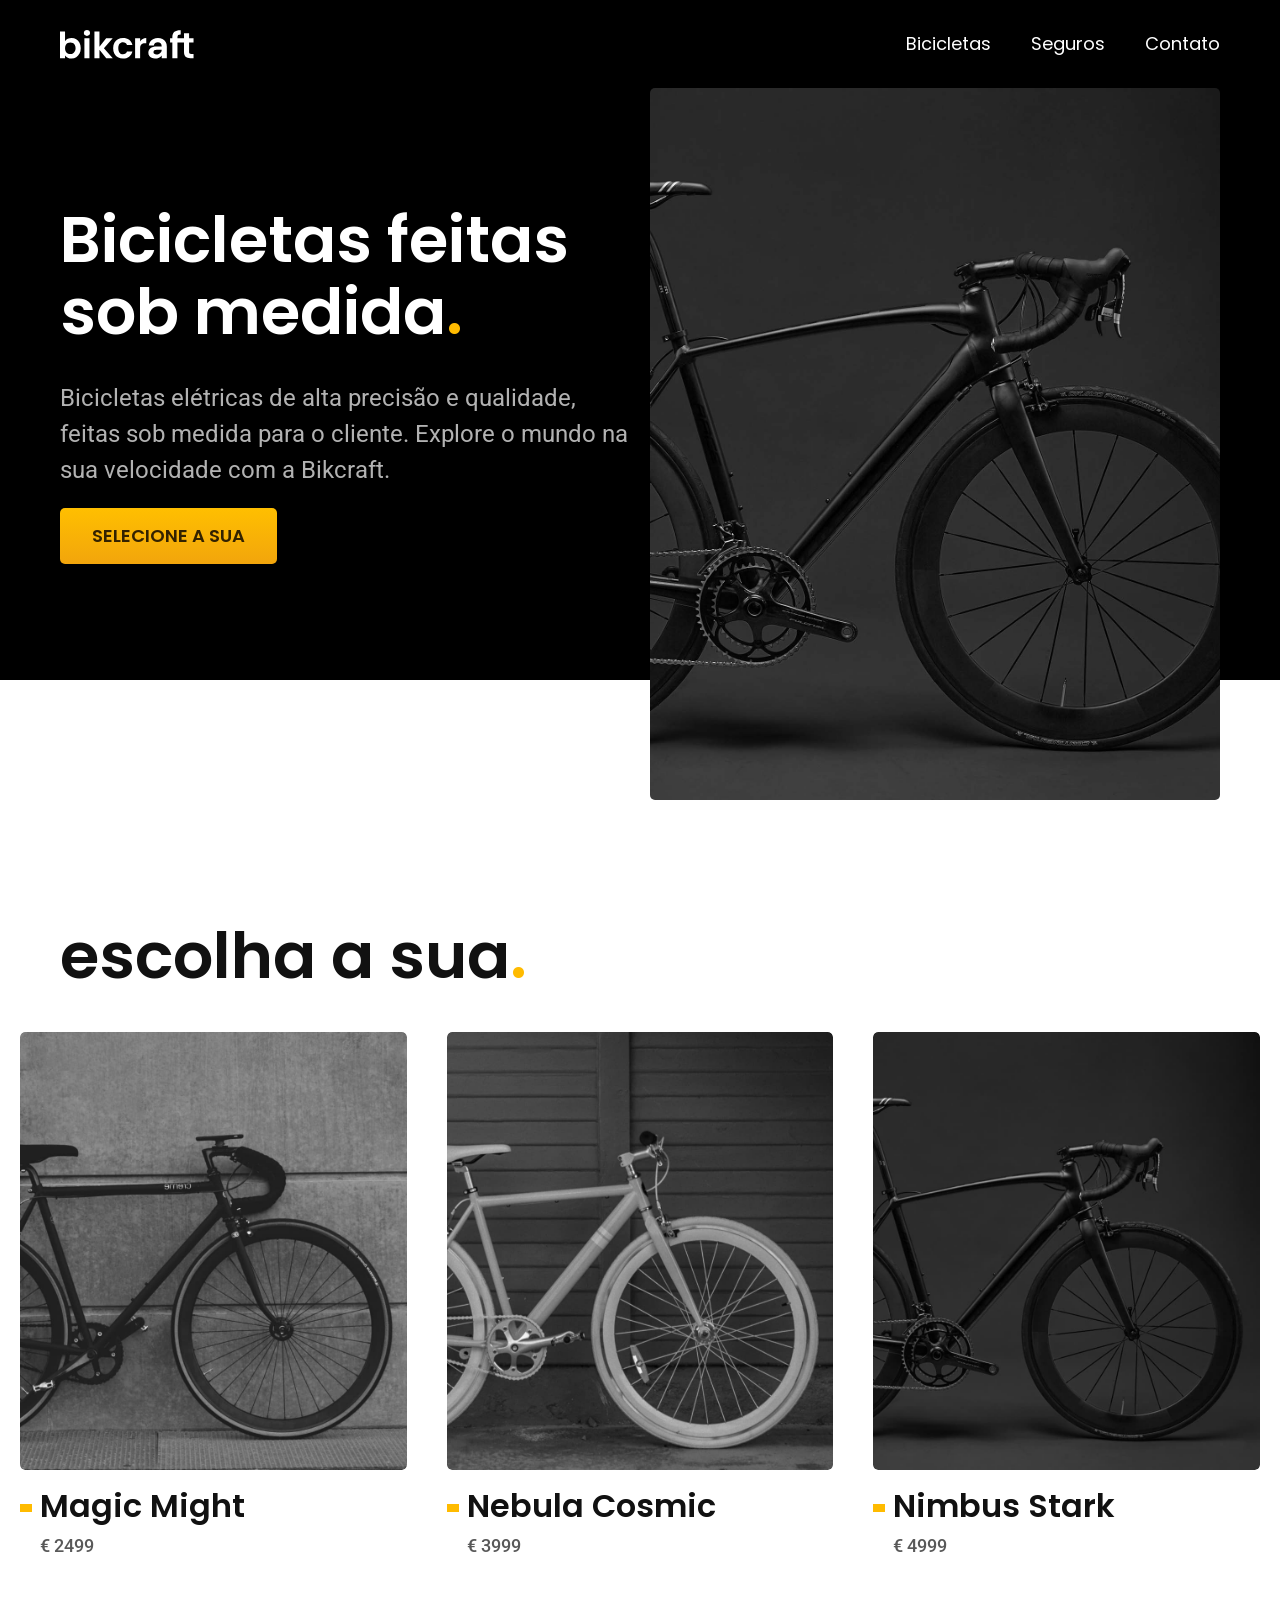
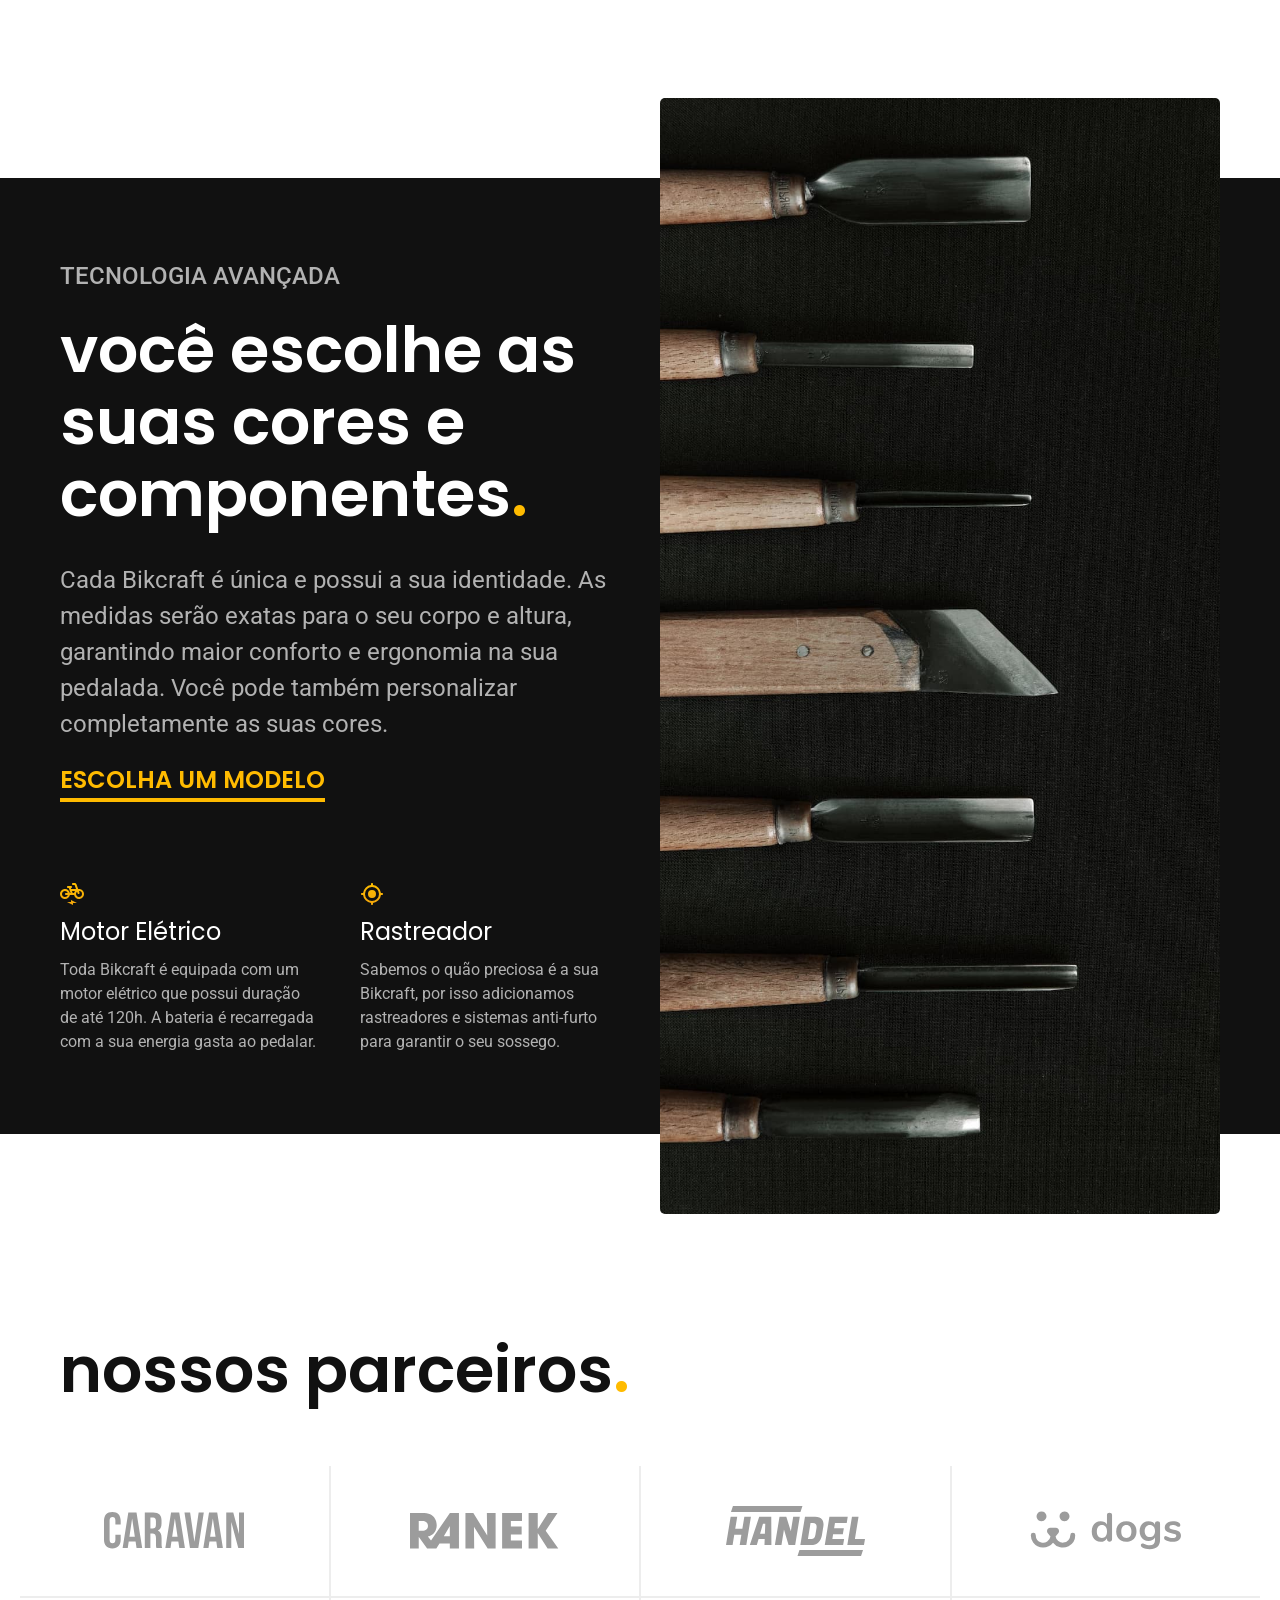
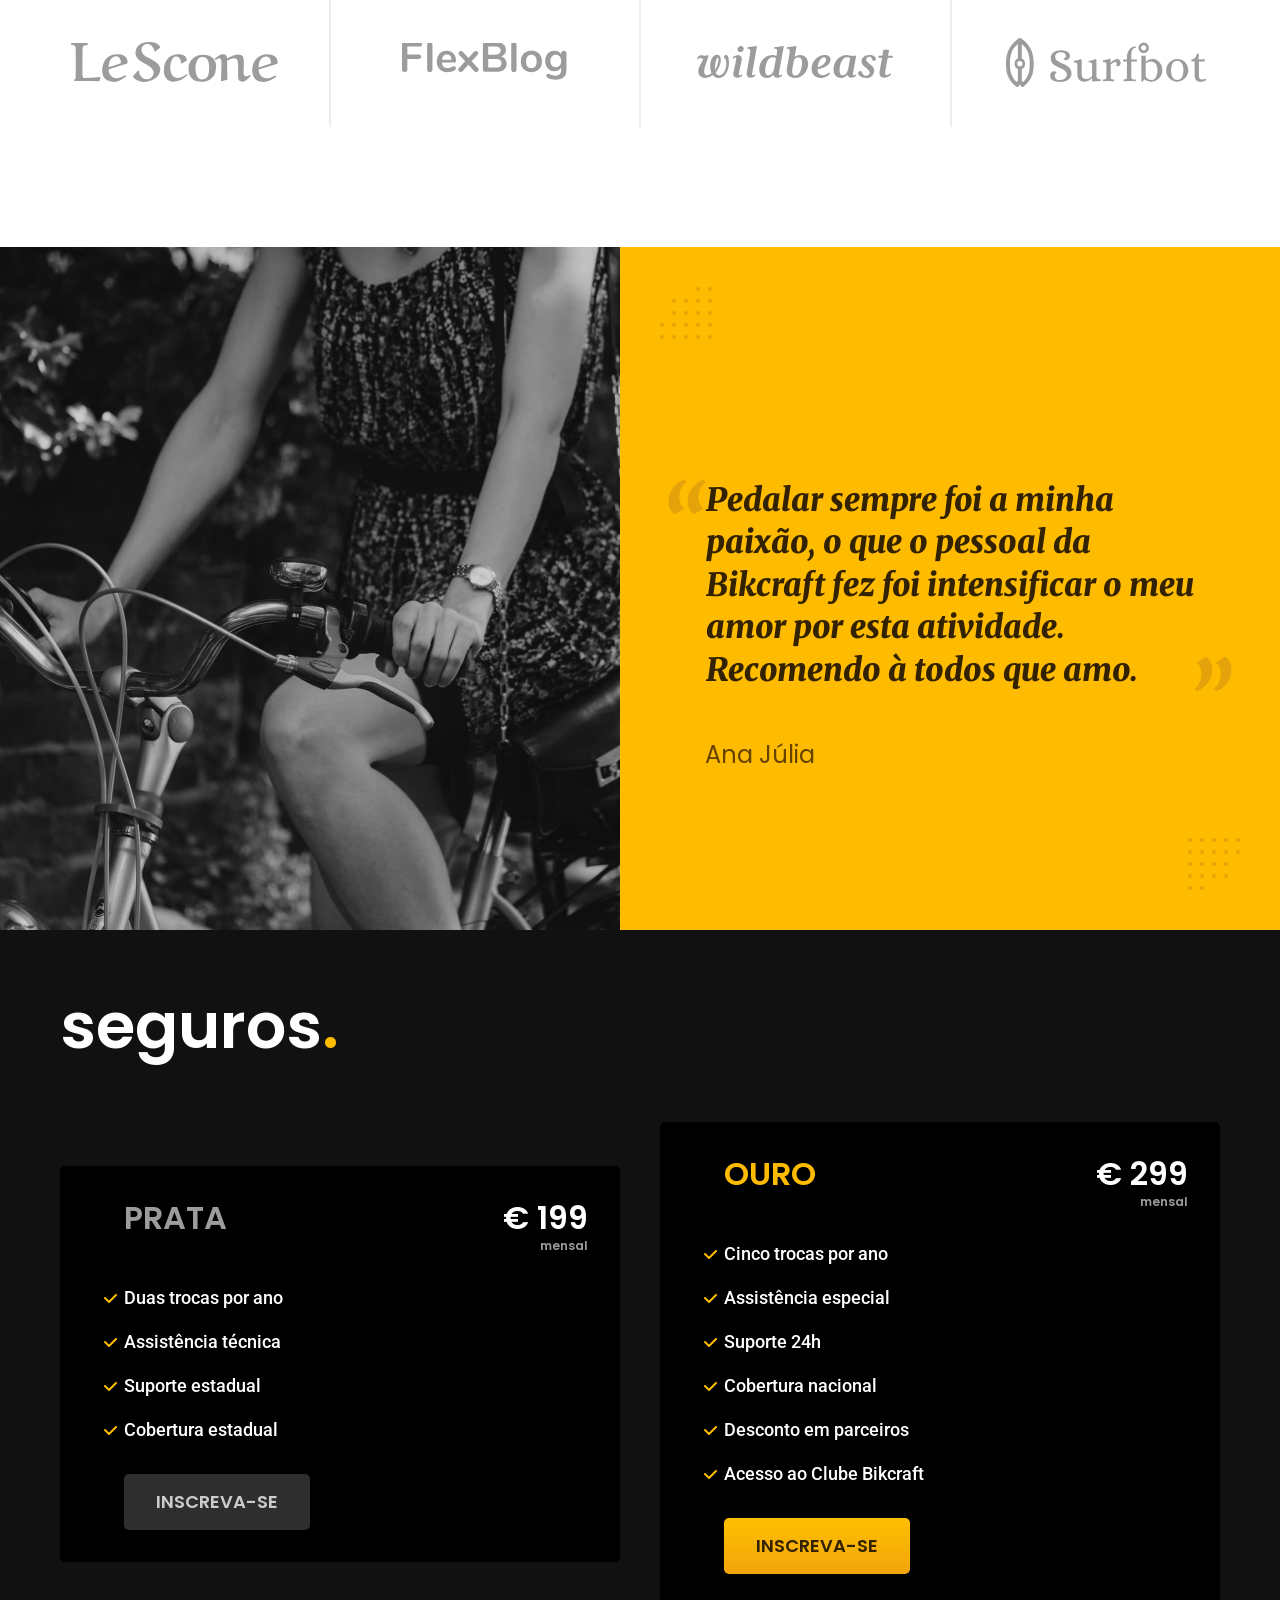
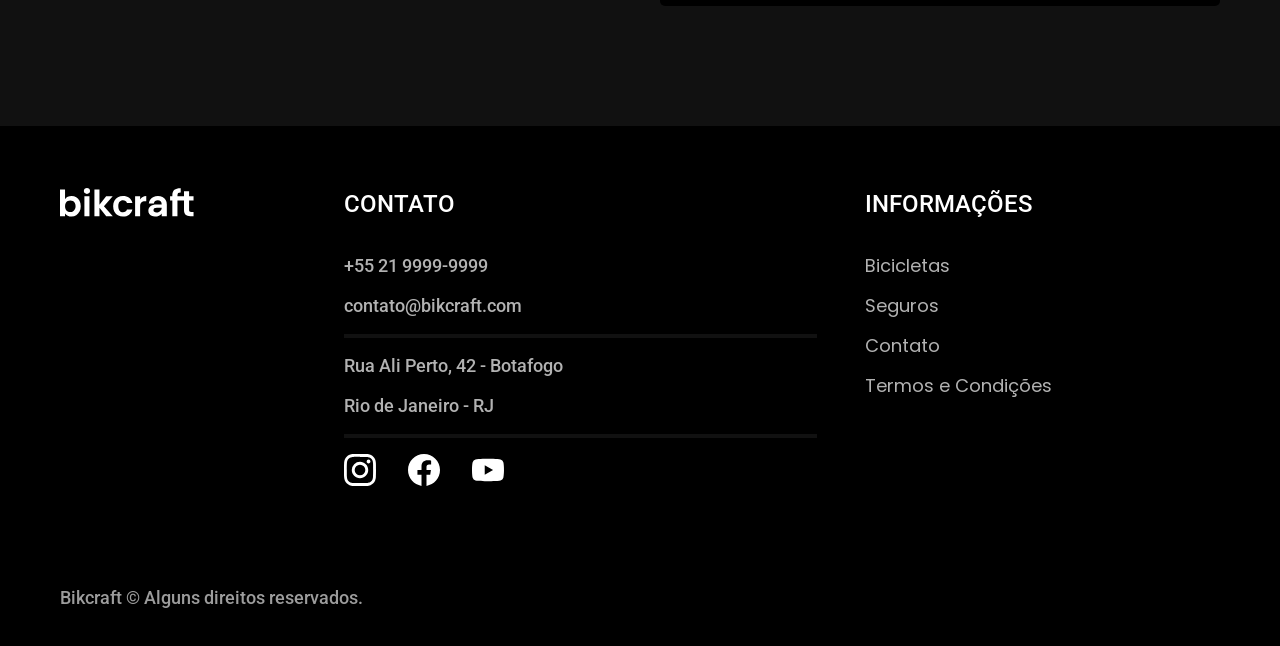
<file: index.html>
<!DOCTYPE html>
<html lang="pt">

<head>
  <meta charset="UTF-8">
  <meta name="viewport" content="width=device-width, initial-scale=1.0">
  <title>Bikcraft - Bicicletas Elétricas</title>
  <link rel="icon" href="./favicon.svg" type="image/svg+xml">
  <meta name="description" content="Bicicletas elétricas de alta precisão e qualidade, feitas sob medida para você. Explore o mundo na sua velocidade com a Bikcraft.">

  <link rel="preload" href="./css/style.min.css" as="style">
  <link rel="stylesheet" href="./css/style.min.css">

  <link rel="preconnect" href="https://fonts.googleapis.com">
  <link rel="preconnect" href="https://fonts.gstatic.com" crossorigin>
  <link href="https://fonts.googleapis.com/css2?family=Poppins:wght@400;600&family=Roboto:wght@400;500&family=Merriweather:ital,opsz,wght@1,18..144,900&display=swap" rel="stylesheet">
  <script>document.documentElement.classList.add("js");</script>

<body id="home">

  <header class="header-bg">
    <div class="header cor-w container-1">
      <a href="./">
        <img src="./img/bikcraft.svg" alt="bikcraft-logo" width="136" height="32">
      </a>

      <nav aria-label="Primária">
        <ul class="header-menu font-1-m cor-w">
          <li><a href="./bicicletas.html">Bicicletas</a></li>
          <li><a href="./seguros.html">Seguros</a></li>
          <li><a href="./contato.html">Contato</a></li>
        </ul>
      </nav>
    </div>
  </header>


  <main>
    <section aria-label="Introdução" class="introducao-bg decorativo-2-bottom-left">
      <div class="introducao container-1">
        <div class="intro-principal">
          <h1 data-anime="200" class="font-1-xxl cor-w fadeInLeft">Bicicletas feitas sob medida<span class="cor-p1">.</span></h1>
          <p data-anime="400" class="intro-texto font-2-l cor-c5 fadeInLeft">Bicicletas elétricas de alta precisão e qualidade, feitas sob medida para o cliente. Explore o mundo na sua velocidade com a Bikcraft.</p>
          <a data-anime="600" class="botao-amarelo fadeInLeft" href="./bicicletas.html">SELECIONE A SUA</a>
        </div>

        <div data-anime="800" class="img-introducao fadeInDown">
          <img src="./img/fotos/introducao.jpg" alt="Bicicleta" width="1280" height="1600">
        </div>
      </div>
    </section>
  </main>

  <article class="bic-lista-bicicletas cor-c11">
    <h2 data-anime="1200" class="fadeInLeft bic-lista-bic-titulo font-1-xxl container-1">escolha a sua<span class="cor-p1">.</span></h2>

    <ul aria-label="Carrossel de Artigos" class="bic-lista-carrossel">
      <li class="bic-lista-carrossel-item">
        <a href="./bicicletas/magic.html">
          <div>
            <img src="./img/bicicletas/magic-home.jpg" alt="bicicleta Magic Might" width="920" height="1040">
          </div>
          <h3 class="font-1-xl decorativo-1">Magic Might</h3>
          <span class="font-2-m cor-c8">€ 2499</span>
        </a>
      </li>

      <li class="bic-lista-carrossel-item">
        <a href="./bicicletas/nebula.html">
          <div>
            <img src="./img/bicicletas/nebula-home.jpg" alt="bicicleta Magic Might" width="920" height="1040">
          </div>
          <h3 class="font-1-xl decorativo-1">Nebula Cosmic</h3>
          <span class="font-2-m cor-c8">€ 3999</span>
        </a>
      </li>

      <li class="bic-lista-carrossel-item">
        <a href="./bicicletas/nimbus.html ">
          <div>
            <img src="./img/bicicletas/nimbus-home.jpg" alt="bicicleta Magic Might" width="920" height="1040">
          </div>
          <h3 class="font-1-xl decorativo-1">Nimbus Stark</h3>
          <span class="font-2-m cor-c8">€ 4999</span>
        </a>
      </li>
    </ul>
  </article>

  <article id="tecnologia" class="tecnologia-bg decorativo-2-bottom-left">
    <div class="tecnologia cor-c5 container-1">
      <div class="tecnologia-principal">
        <h2 id="tecnologia" class="font-2-l-b">TECNOLOGIA AVANÇADA</h2>
        <h3 class="font-1-xxl cor-w">você escolhe as suas cores e componentes<span class="cor-p1">.</span></h3>
        <p class="font-2-l">Cada Bikcraft é única e possui a sua identidade. As medidas serão exatas para o seu corpo e altura, garantindo maior conforto e ergonomia na sua pedalada. Você pode também personalizar completamente as suas cores.</p>
        <a href="./bicicletas.html" class="link-1">ESCOLHA UM MODELO</a>
        <ul class="tecnologia-descricao">
          <li>
            <h4 class="font-1-l cor-w">Motor Elétrico</h4>
            <p class="font-2-s">Toda Bikcraft é equipada com um motor elétrico que possui duração de até 120h. A bateria é recarregada com a sua energia gasta ao pedalar.</p>
          </li>
          <li>
            <h4 class="font-1-l cor-w">Rastreador</h4>
            <p class="font-2-s">Sabemos o quão preciosa é a sua Bikcraft, por isso adicionamos rastreadores e sistemas anti-furto para garantir o seu sossego.</p>
          </li>
        </ul>
      </div>
      <div class="tecnologia-img">
        <img src="./img/fotos/tecnologia.jpg" alt="" width="1200" height="1920">
      </div>
    </div>
  </article>

  <section class="parceiros" aria-labelledby="parceiros">
    <h2 id="parceiros" class="font-1-xxl cor-c11 container-1">nossos parceiros<span class="cor-p1">.</span></h2>

    <div class="parceiros-lista-container">
      <ul class="parceiros-lista">
        <li class="parceiro">
          <img src="./img/parceiros/caravan.svg" alt="caravan" width="140" height="38">
        </li>
        <li class="parceiro">
          <img src="./img/parceiros/ranek.svg" alt="ranek" width="149" height="36">
        </li>
        <li class="parceiro">
          <img src="./img/parceiros/handel.svg" alt="handel" width="139" height="50">
        </li>
        <li class="parceiro">
          <img src="./img/parceiros/dogs.svg" alt="dogs" width="152" height="39">
        </li>
        <li class="parceiro">
          <img src="./img/parceiros/lescone.svg" alt="lescone" width="208" height="41">
        </li>
        <li class="parceiro">
          <img src="./img/parceiros/flexblog.svg" alt="flexbox" width="165" height="38">
        </li>
        <li class="parceiro">
          <img src="./img/parceiros/wildbeast.svg" alt="wldbeast" width="196" height="34">
        </li>
        <li class="parceiro">
          <img src="./img/parceiros/surfbot.svg" alt="surfbot" width="200" height="49">
        </li>
      </ul>
    </div>
  </section>

  <section class="home-depoimento" aria-label="Depoimento">
    <div class="depoimento-imagem"></div>

    <div class="depoimento-principal">
      <div>
        <img src="./img/dec/top-left-p.svg" alt="" width="52" height="52">
      </div>
      <div class="depoimento-texto font-3-xl cor-p5">
        <blockquote>
          <p>Pedalar sempre foi a minha paixão, o que o pessoal da Bikcraft fez foi intensificar o meu amor por esta atividade. Recomendo à todos que amo.</p>
        </blockquote>
        <span class="font-1-l cor-p4">Ana Júlia</span>
      </div>
      <div>
        <img src="./img/dec/bottom-right-p.svg" alt="" width="52" height="52">
      </div>
    </div>
  </section>

  <article class="seguros-bg decorativo-2-bottom-left">
    <div class="seguros container-1 cor-w">
      <h2 class="font-1-xxl">seguros<span class="cor-p1">.</span></h2>
      <ul>
        <li>
          <div class="seguro-plano">
            <h3 class="font-1-xl cor-c6">PRATA</h3>
            <span class="font-1-xl">€ 199</span>
            <span class="font-1-xs cor-c6">mensal</span>
          </div>
          <ul class="seguros-beneficios font-2-m">
            <li>
              <p>Duas trocas por ano</p>
            </li>
            <li>
              <p>Assistência técnica</p>
            </li>
            <li>
              <p>Suporte estadual</p>
            </li>
            <li>
              <p>Cobertura estadual</p>
            </li>
          </ul>
          <a class="botao-cinza" href="./orcamento.html?tipo=seguro&produto=prata">INSCREVA-SE</a>
        </li>
        <li>
          <div class="seguro-plano">
            <h3 class="font-1-xl cor-p1">OURO</h3>
            <span class="font-1-xl">€ 299</span>
            <span class="font-1-xs cor-c6">mensal</span>
          </div>
          <ul class="seguros-beneficios font-2-m">
            <li>
              <p>Cinco trocas por ano</p>
            </li>
            <li>
              <p>Assistência especial</p>
            </li>
            <li>
              <p>Suporte 24h</p>
            </li>
            <li>
              <p>Cobertura nacional</p>
            </li>
            <li>
              <p>Desconto em parceiros</p>
            </li>
            <li>
              <p>Acesso ao Clube Bikcraft</p>
            </li>
          </ul>
          <a class="botao-amarelo" href="./orcamento.html?tipo=seguro&produto=ouro">INSCREVA-SE</a>
        </li>
      </ul>
    </div>
  </article>

  <footer class="footer-bg">
    <div class="footer cor-w">
      <a href="./index.html">
        <img src="./img/bikcraft.svg" alt="bikcraft-logo" width="136" height="32">
      </a>

      <div class="footer-contato font-2-m cor-c5">
        <h3 id="contato" class="font-2-l-b cor-w">CONTATO</h3>
        <ul aria-labelledby="contato" class="footer-decorativo">
          <li><a href="tel:+552199999999">+55 21 9999-9999</a></li>
          <li><a href="mailto:contato@bikcraft.com">contato@bikcraft.com</a></li>
        </ul>

        <address>
          <ul class="footer-decorativo">
            <li>Rua Ali Perto, 42 - Botafogo</li>
            <li>Rio de Janeiro - RJ</li>
          </ul>
        </address>

        <nav aria-label="Redes Sociais">
          <ul class="footer-redes-sociais">
            <li><a href="./"><img src="./img/redes/instagram.svg" width="32" height="32" alt="instagram"></a></li>
            <li><a href="./"><img src="./img/redes/facebook.svg" width="32" height="32" alt="facebook"></a></li>
            <li><a href="./"><img src="./img/redes/youtube.svg" width="32" height="32" alt="youtube"></a></li>
          </ul>
        </nav>
      </div>

      <div class="footer-informacoes">
        <h3 id="informacoes" class="font-2-l-b">INFORMAÇÕES</h3>
        <nav aria-labelledby="informacoes">
          <ul class="font-1-m cor-c5">
            <li>
              <a href="./bicicletas.html">Bicicletas</a>
            </li>
            <li>
              <a href="./seguros.html">Seguros</a>
            </li>
            <li>
              <a href="./contato.html">Contato</a>
            </li>
            <li>
              <a href="./termos.html">Termos e Condições</a>
            </li>
          </ul>
        </nav>
      </div>

      <p class="copy cor-c6 font-2-m-b">Bikcraft © Alguns direitos reservados.</p>
    </div>
  </footer>

  <script src="./js/plugins/simple-anime.js"></script>
  <script src="./js/script.js"></script>
</body>

</html>
</file>
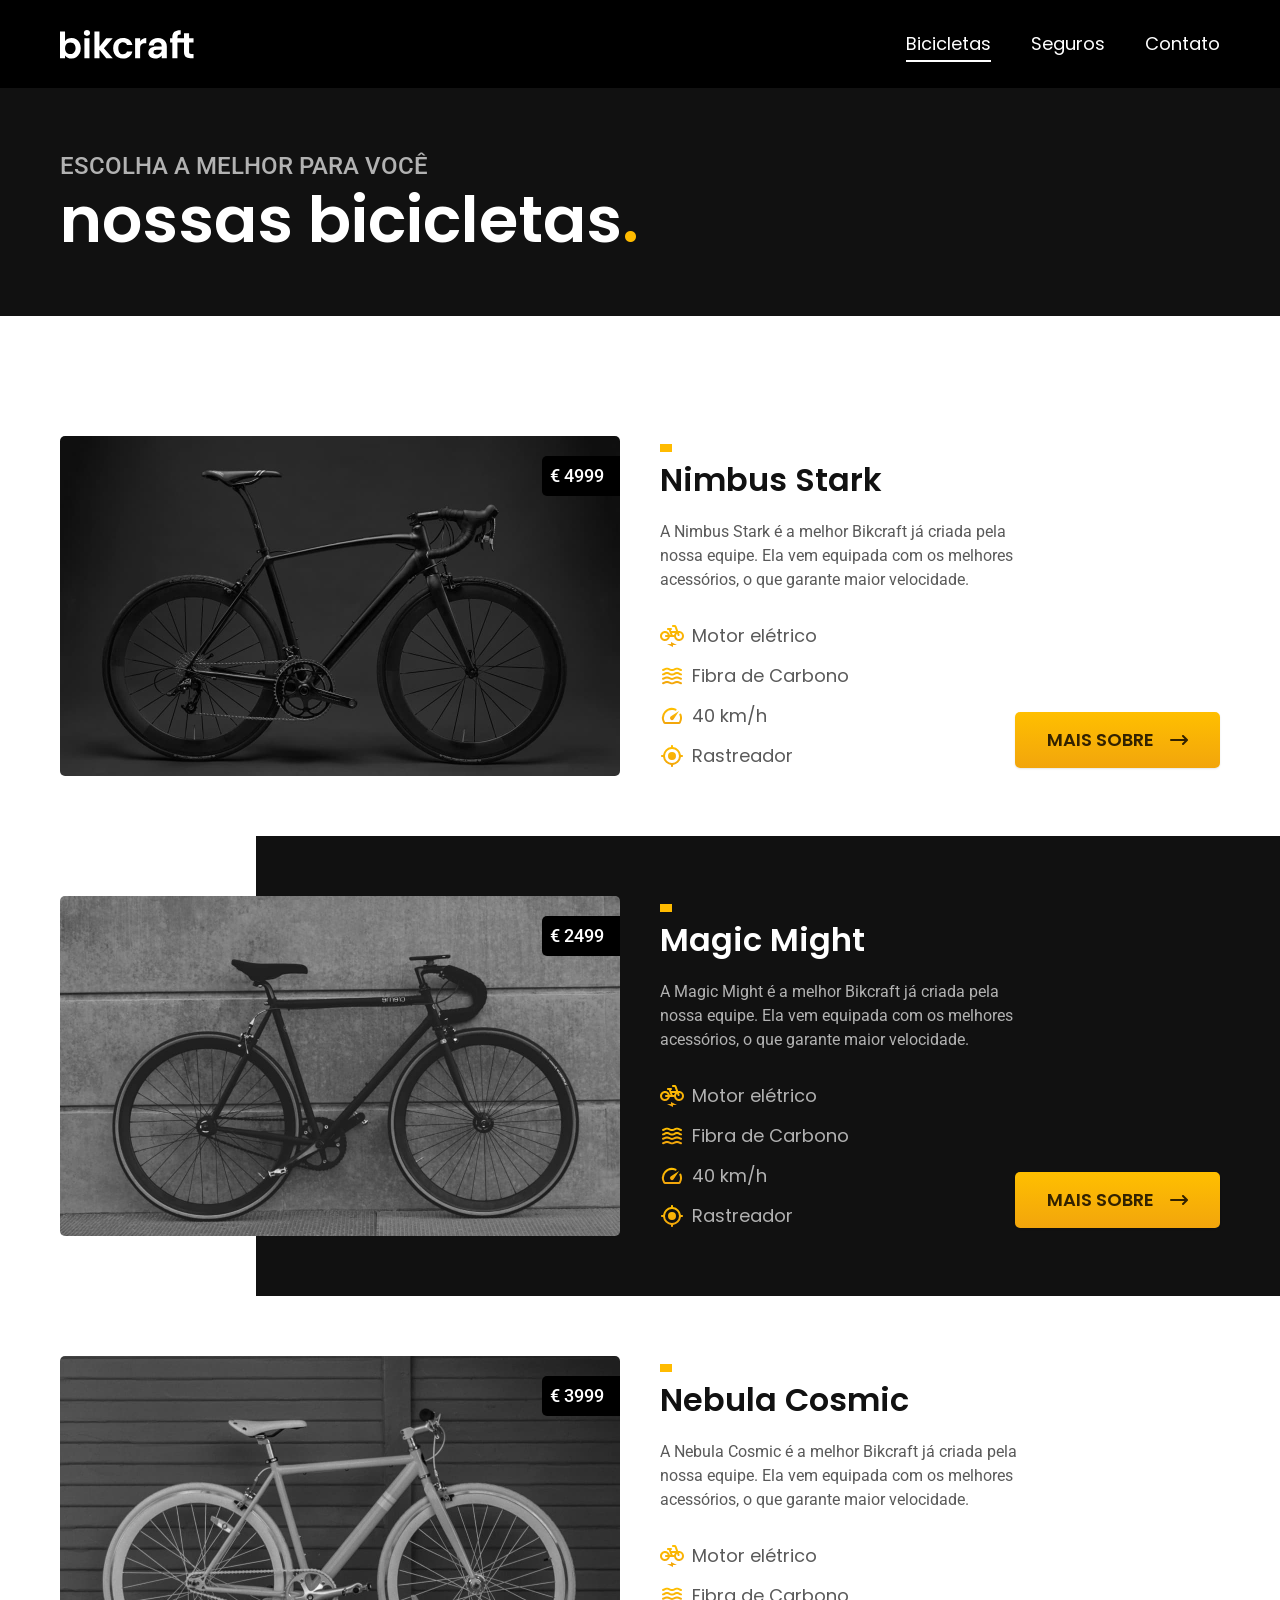
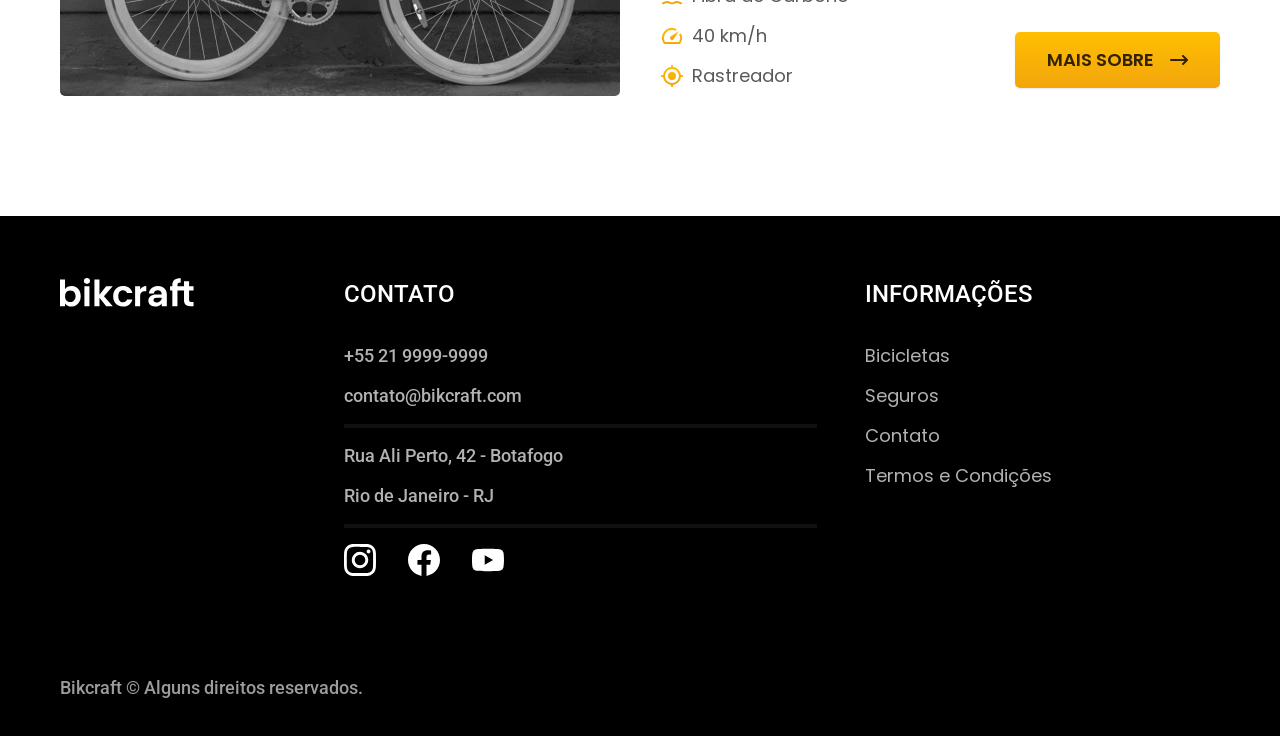
<file: bicicletas.html>
<!DOCTYPE html>
<html lang="pt">

<head>
  <meta charset="UTF-8">
  <meta name="viewport" content="width=device-width, initial-scale=1.0">
  <title>Bicicletas | Bikcraft</title>
  <link rel="icon" href="./favicon.svg" type="image/svg+xml">
  <meta name="description" content="Bikcraft Bicicletas">
  <link rel="preload" href="./css/style.min.css" as="style">
  <link rel="stylesheet" href="./css/style.min.css">

  <link rel="preconnect" href="https://fonts.googleapis.com">
  <link rel="preconnect" href="https://fonts.gstatic.com" crossorigin>
  <link href="https://fonts.googleapis.com/css2?family=Poppins:wght@400;600&family=Roboto:wght@400;500&display=swap" rel="stylesheet">
  <script>document.documentElement.classList.add("js");</script>

<body id="bicicletas">

  <header class="header-bg">
    <div class="header cor-w container-1">
      <a href="./">
        <img src="./img/bikcraft.svg" alt="bikcraft-logo" width="136" height="32">
      </a>

      <nav aria-label="Primária">
        <ul class="header-menu font-1-m cor-w">
          <li><a class="ativo" href="./bicicletas.html">Bicicletas</a></li>
          <li><a href="./seguros.html">Seguros</a></li>
          <li><a href="./contato.html">Contato</a></li>
        </ul>
      </nav>
    </div>
  </header>

  <main>
    <section class="pagina-interna-titulo-bg" aria-labelledby="titulo">
      <div class="pagina-interna-titulo container-1 fadeInDown" data-anime="200">
        <span class="font-2-l-b cor-c5">ESCOLHA A MELHOR PARA VOCÊ</span>
        <h1 id="titulo" class="font-1-xxl cor-w">nossas bicicletas<span class="cor-p1">.</span></h1>
      </div>
    </section>

    <section class="bicicletas">
      <ul>
        <li class="bicicletas-bg">
          <div class="bicicletas-item  container-1">
            <div data-anime="400" class="fadeInLeft bicicletas-imagem">
              <img src="./img/bicicletas/nimbus.jpg" alt="Bicleta preta" width="1120" height="680">
              <span class="font-2-m cor-w">€ 4999</span>
            </div>

            <div data-anime="400" class="fadeInRight bicicletas-conteudo">
              <h2 class="font-1-xl cor-c11 decorativo-1">Nimbus Stark</h2>
              <p class="font-2-s cor-c8">A Nimbus Stark é a melhor Bikcraft já criada pela nossa equipe. Ela vem equipada com os melhores acessórios, o que garante maior velocidade.</p>
              <div>
                <ul class="font-1-m cor-c8">
                  <li>
                    <img src="./img/icones/eletrica.svg" alt="" width="24" height="24">
                    <p>Motor elétrico</p>
                  </li>
                  <li>
                    <img src="./img/icones/carbono.svg" alt="" width="24" height="24">
                    <p>Fibra de Carbono</p>
                  </li>
                  <li>
                    <img src="./img/icones/velocidade.svg" alt="" width="24" height="24">
                    <p>40 km/h</p>
                  </li>
                  <li>
                    <img src="./img/icones/rastreador.svg" alt="" width="24" height="24">
                    <p>Rastreador</p>
                  </li>
                </ul>
                <a class="botao-amarelo cor-p5" href="./bicicletas/nimbus.html">MAIS SOBRE<span class="decorativo-3"></span></a>
              </div>
            </div>
          </div>
        </li>

        <li data-anime="400" class="fadeInRight bicicletas-bg">
          <div class="bicicletas-item  container-1">
            <div data-anime="600" class="fadeInLeft bicicletas-imagem">
              <img src="./img/bicicletas/magic.jpg" alt="Bicleta preta" width="1120" height="680">
              <span class="font-2-m cor-w">€ 2499</span>
            </div>

            <div data-anime="600" class="fadeInRight bicicletas-conteudo">
              <h2 class="font-1-xl cor-w decorativo-1">Magic Might</h2>
              <p class="font-2-s cor-c5">A Magic Might é a melhor Bikcraft já criada pela nossa equipe. Ela vem equipada com os melhores acessórios, o que garante maior velocidade.</p>
              <div>
                <ul class="font-1-m cor-c5">
                  <li>
                    <img src="./img/icones/eletrica.svg" alt="" width="24" height="24">
                    <p>Motor elétrico</p>
                  </li>
                  <li>
                    <img src="./img/icones/carbono.svg" alt="" width="24" height="24">
                    <p>Fibra de Carbono</p>
                  </li>
                  <li>
                    <img src="./img/icones/velocidade.svg" alt="" width="24" height="24">
                    <p>40 km/h</p>
                  </li>
                  <li>
                    <img src="./img/icones/rastreador.svg" alt="" width="24" height="24">
                    <p>Rastreador</p>
                  </li>
                </ul>
                <a class="botao-amarelo cor-p5" href="./bicicletas/magic.html">MAIS SOBRE<span class="decorativo-3"></span></a>
              </div>
            </div>
          </div>
        </li>

        <li class="bicicletas-bg">
          <div class="bicicletas-item  container-1">
            <div data-anime="800" class="fadeInLeft bicicletas-imagem">
              <img src="./img/bicicletas/nebula.jpg" alt="Bicleta preta" width="1120" height="680">
              <span class="font-2-m cor-w">€ 3999</span>
            </div>

            <div data-anime="800" class=" fadeInLeft bicicletas-conteudo">
              <h2 class="font-1-xl cor-c11 decorativo-1">Nebula Cosmic</h2>
              <p class="font-2-s cor-c8">A Nebula Cosmic é a melhor Bikcraft já criada pela nossa equipe. Ela vem equipada com os melhores acessórios, o que garante maior velocidade.</p>
              <div>
                <ul class="font-1-m cor-c8">
                  <li>
                    <img src="./img/icones/eletrica.svg" alt="" width="24" height="24">
                    <p>Motor elétrico</p>
                  </li>
                  <li>
                    <img src="./img/icones/carbono.svg" alt="" width="24" height="24">
                    <p>Fibra de Carbono</p>
                  </li>
                  <li>
                    <img src="./img/icones/velocidade.svg" alt="" width="24" height="24">
                    <p>40 km/h</p>
                  </li>
                  <li>
                    <img src="./img/icones/rastreador.svg" alt="" width="24" height="24">
                    <p>Rastreador</p>
                  </li>
                </ul>
                <a class="botao-amarelo cor-p5" href="./bicicletas/nebula.html">MAIS SOBRE<span class="decorativo-3"></span></a>
              </div>
            </div>
          </div>
        </li>
      </ul>
    </section>
  </main>

  <footer class="footer-bg">
    <div class="footer cor-w">
      <a href="./index.html">
        <img src="./img/bikcraft.svg" alt="bikcraft-logo" width="136" height="32">
      </a>

      <div class="footer-contato font-2-m cor-c5">
        <h3 id="contato" class="font-2-l-b cor-w">CONTATO</h3>
        <ul aria-labelledby="contato" class="footer-decorativo">
          <li><a href="tel:+552199999999">+55 21 9999-9999</a></li>
          <li><a href="mailto:contato@bikcraft.com">contato@bikcraft.com</a></li>
        </ul>

        <address>
          <ul class="footer-decorativo">
            <li>Rua Ali Perto, 42 - Botafogo</li>
            <li>Rio de Janeiro - RJ</li>
          </ul>
        </address>

        <nav aria-label="Redes Sociais">
          <ul class="footer-redes-sociais">
            <li><a href="./"><img src="./img/redes/instagram.svg" alt="instagram" width="32" height="32"></a></li>
            <li><a href="./"><img src="./img/redes/facebook.svg" alt="facebook" width="32" height="32"></a></li>
            <li><a href="./"><img src="./img/redes/youtube.svg" alt="youtube" width="32" height="32"></a></li>
          </ul>
        </nav>
      </div>

      <div class="footer-informacoes">
        <h3 id="informacoes" class="font-2-l-b">INFORMAÇÕES</h3>
        <nav aria-labelledby="informacoes">
          <ul class="font-1-m cor-c5">
            <li>
              <a href="./bicicletas.html">Bicicletas</a>
            </li>
            <li>
              <a href="./seguros.html">Seguros</a>
            </li>
            <li>
              <a href="./contato.html">Contato</a>
            </li>
            <li>
              <a href="./termos.html">Termos e Condições</a>
            </li>
          </ul>
        </nav>
      </div>

      <p class="copy cor-c6 font-2-m-b">Bikcraft © Alguns direitos reservados.</p>
    </div>
  </footer>

  <script src="./js/plugins/simple-anime.js"></script>
  <script src="./js/script.js"></script>
</body>

</html>
</file>
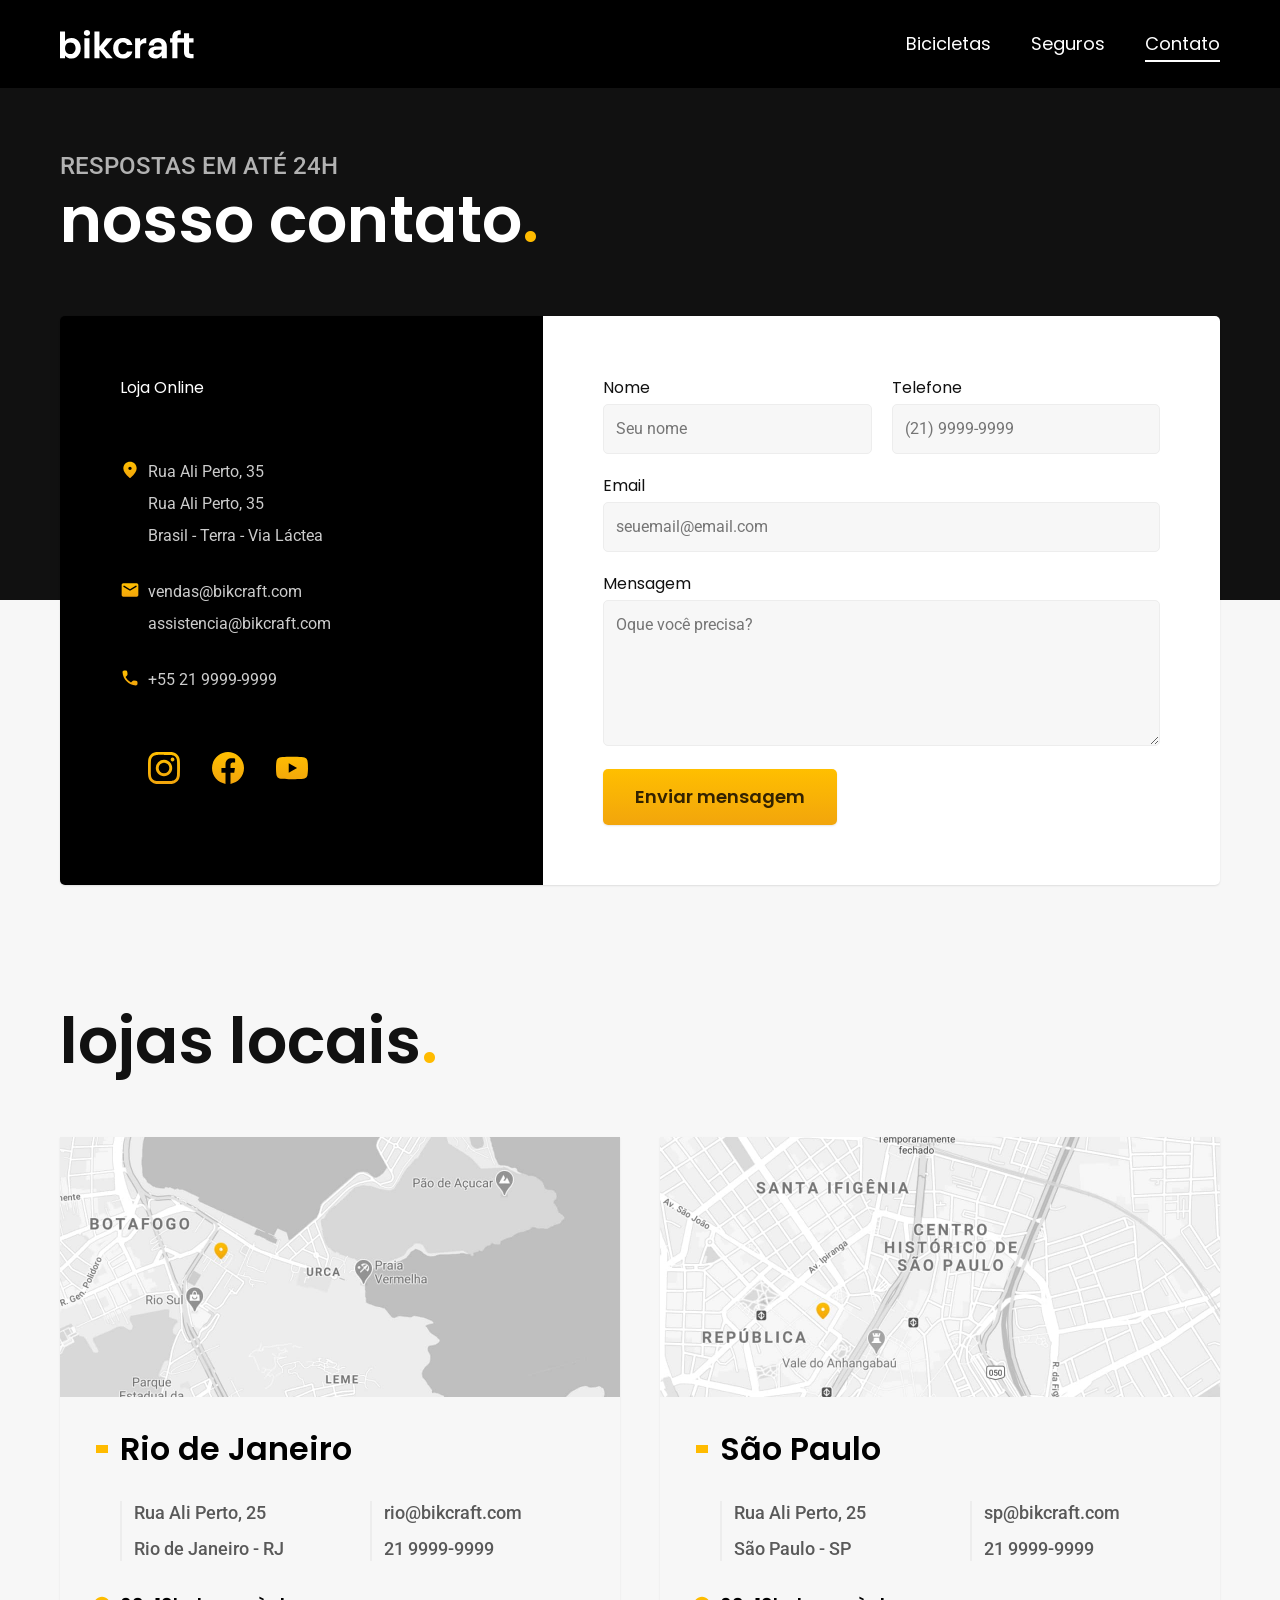
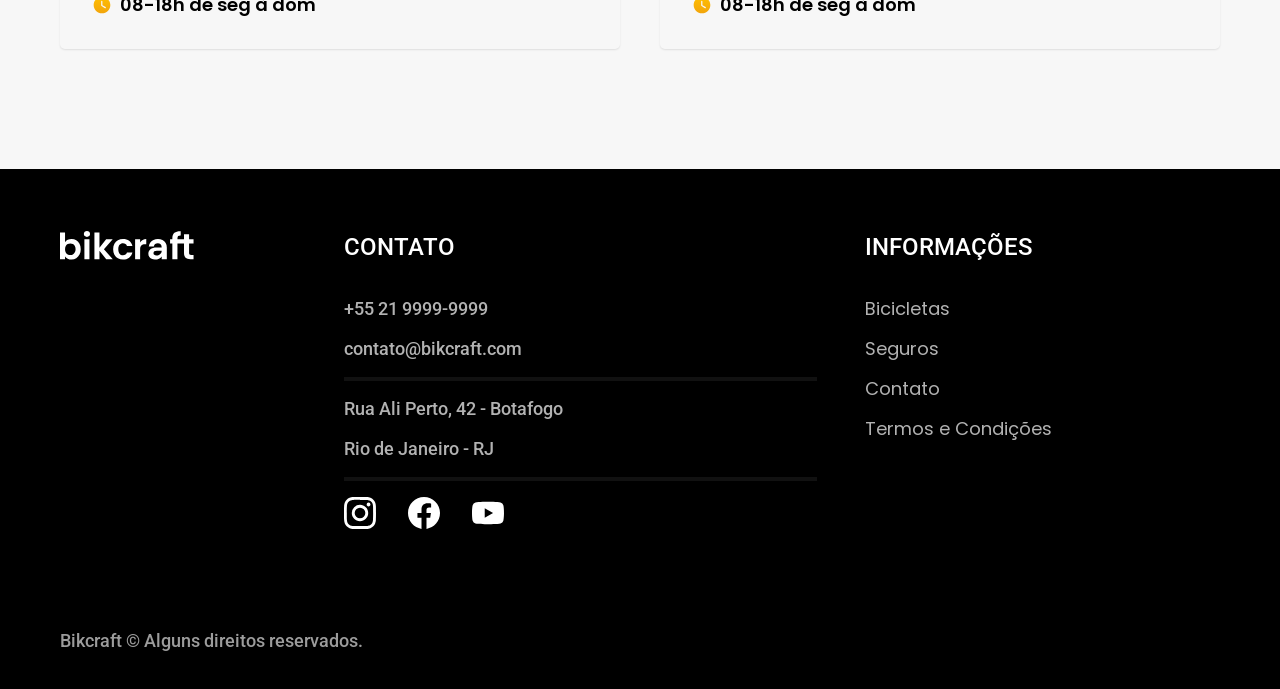
<file: contato.html>
<!DOCTYPE html>
<html lang="pt">

<head>
  <meta charset="UTF-8">
  <meta name="viewport" content="width=device-width, initial-scale=1.0">
  <title>Contato | Bikcraft</title>
  <link rel="icon" href="./favicon.svg" type="image/svg+xml">
  <meta name="description" content="Bikcraft Meios de Contato">
  <link rel="preload" href="./css/style.min.css" as="style">
  <link rel="stylesheet" href="./css/style.min.css">

  <link rel="preconnect" href="https://fonts.googleapis.com">
  <link rel="preconnect" href="https://fonts.gstatic.com" crossorigin>
  <link href="https://fonts.googleapis.com/css2?family=Poppins:wght@400;600&family=Roboto:wght@400;500&display=swap" rel="stylesheet">
  <script>document.documentElement.classList.add("js");</script>

<body id="contatos">

  <header class="header-bg">
    <div class="header cor-w container-1">
      <a href="./">
        <img src="./img/bikcraft.svg" alt="bikcraft-logo" width="136" height="32">
      </a>

      <nav aria-label="Primária">
        <ul class="header-menu font-1-m cor-w">
          <li><a href="./bicicletas.html">Bicicletas</a></li>
          <li><a href="./seguros.html">Seguros</a></li>
          <li><a class="ativo" href="./contato.html">Contato</a></li>
        </ul>
      </nav>
    </div>
  </header>

  <main>
    <div class="pagina-interna-titulo-bg" aria-labelledby="termos">
      <div class="pagina-interna-titulo container-1 fadeInDown" data-anime="200">
        <span class="font-2-l-b cor-c5">RESPOSTAS EM ATÉ 24H</span>
        <h1 id="termos" class="font-1-xxl cor-w">nosso contato<span class="cor-p1">.</span></h1>
      </div>
    </div>

    <div class="meio-c11-bg">
      <div class="contato container-1">
        <section data-anime="400" class="fadeInDown contato-dados" aria-label="Endereço">
          <h2 class="font-1-s cor-w">Loja Online</h2>
          <div class="contato-endereco font-2-s cor-c4">
            <p>Rua Ali Perto, 35</p>
            <p>Rua Ali Perto, 35</p>
            <p>Brasil - Terra - Via Láctea</p>
          </div>
          <address class="contato-meios font-2-s cor-c4">
            <ul>
              <li><a href="mailto:vendas@bikcraft.com">vendas@bikcraft.com</a></li>
              <li><a href="mailto:assistencia@bikcraft.com">assistencia@bikcraft.com</a></li>
              <li><a href="tel:+552199999999">+55 21 9999-9999</a></li>
            </ul>
          </address>
          <div class="contato-redes">
            <a href="./"><svg width="32" height="32" fill="none" xmlns="http://www.w3.org/2000/svg">
                <path d="M16 0c-4.347 0-4.89.02-6.596.096C7.7.176 6.54.444 5.52.84a7.835 7.835 0 0 0-2.835 1.845A7.807 7.807 0 0 0 .84 5.52C.444 6.54.175 7.7.096 9.404.016 11.111 0 11.654 0 16c0 4.347.02 4.89.096 6.596.08 1.703.348 2.864.744 3.884a7.847 7.847 0 0 0 1.845 2.835A7.825 7.825 0 0 0 5.52 31.16c1.021.395 2.181.665 3.884.744 1.707.08 2.25.096 6.596.096 4.347 0 4.89-.02 6.596-.096 1.703-.08 2.864-.35 3.884-.744a7.864 7.864 0 0 0 2.835-1.845 7.814 7.814 0 0 0 1.845-2.835c.395-1.02.665-2.181.744-3.884.08-1.707.096-2.25.096-6.596 0-4.347-.02-4.89-.096-6.596-.08-1.703-.35-2.865-.744-3.884a7.853 7.853 0 0 0-1.845-2.835A7.796 7.796 0 0 0 26.48.84C25.46.444 24.299.175 22.596.096 20.889.016 20.346 0 16 0Zm0 2.88c4.27 0 4.78.021 6.467.095 1.56.073 2.406.332 2.969.553.75.29 1.28.636 1.843 1.195.558.56.905 1.092 1.194 1.841.219.563.48 1.41.551 2.97.076 1.687.093 2.194.093 6.466s-.02 4.78-.098 6.467c-.082 1.56-.342 2.406-.562 2.969-.298.75-.638 1.28-1.198 1.843a4.992 4.992 0 0 1-1.84 1.194c-.56.219-1.42.48-2.98.551-1.699.076-2.199.093-6.479.093-4.281 0-4.781-.02-6.479-.098-1.561-.082-2.421-.342-2.981-.562-.759-.298-1.28-.638-1.839-1.198a4.859 4.859 0 0 1-1.2-1.84c-.22-.56-.478-1.42-.56-2.98-.06-1.68-.081-2.199-.081-6.459 0-4.261.021-4.781.081-6.481.082-1.56.34-2.419.56-2.979.28-.76.639-1.28 1.2-1.841C5.22 4.12 5.741 3.76 6.5 3.48 7.06 3.26 7.901 3 9.461 2.92c1.7-.06 2.2-.08 6.479-.08l.06.04Zm0 4.904A8.215 8.215 0 0 0 7.784 16c0 4.54 3.68 8.216 8.216 8.216 4.54 0 8.216-3.68 8.216-8.216 0-4.54-3.68-8.216-8.216-8.216Zm0 13.55A5.332 5.332 0 0 1 10.667 16 5.332 5.332 0 0 1 16 10.667 5.332 5.332 0 0 1 21.333 16 5.332 5.332 0 0 1 16 21.333ZM26.461 7.46c0 1.06-.861 1.92-1.92 1.92-1.06 0-1.92-.861-1.92-1.92a1.921 1.921 0 0 1 3.84 0Z" fill="url(#a)" />
                <defs>
                  <linearGradient id="a" x1="16" y1="0" x2="16" y2="32" gradientUnits="userSpaceOnUse">
                    <stop stop-color="#FFBF00" />
                    <stop offset="1" stop-color="#F2A50C" />
                  </linearGradient>
                </defs>
              </svg></a>
            <a href="./"><svg width="32" height="32" fill="none" xmlns="http://www.w3.org/2000/svg">
                <path d="M32 16.098c0-8.836-7.164-16-16-16s-16 7.164-16 16c0 7.986 5.85 14.605 13.5 15.805v-11.18H9.437v-4.627H13.5v-3.522c0-4.01 2.39-6.226 6.044-6.226 1.75 0 3.581.314 3.581.314v3.937h-2.018c-1.988 0-2.608 1.233-2.608 2.499v3h4.437l-.71 4.626H18.5v11.18C26.149 30.703 32 24.083 32 16.098Z" fill="url(#a)" />
                <defs>
                  <linearGradient id="a" x1="16" y1=".098" x2="16" y2="31.904" gradientUnits="userSpaceOnUse">
                    <stop stop-color="#FFBF00" />
                    <stop offset="1" stop-color="#F2A50C" />
                  </linearGradient>
                </defs>
              </svg></a>
            <a href="./"><svg width="32" height="32" fill="none" xmlns="http://www.w3.org/2000/svg">
                <path d="M31.33 8.248A4.021 4.021 0 0 0 28.502 5.4C26.007 4.727 16 4.727 16 4.727s-10.007 0-12.503.673A4.023 4.023 0 0 0 .67 8.248C0 10.76 0 16 0 16s0 5.24.67 7.752A4.02 4.02 0 0 0 3.498 26.6c2.494.673 12.501.673 12.501.673s10.007 0 12.503-.673a4.02 4.02 0 0 0 2.829-2.848C32 21.24 32 16 32 16s0-5.24-.67-7.752Zm-18.603 12.51v-9.515L21.09 16l-8.364 4.757Z" fill="url(#a)" />
                <defs>
                  <linearGradient id="a" x1="16" y1="4.727" x2="16" y2="27.273" gradientUnits="userSpaceOnUse">
                    <stop stop-color="#FFBF00" />
                    <stop offset="1" stop-color="#F2A50C" />
                  </linearGradient>
                </defs>
              </svg></a>
          </div>
        </section>

        <section data-anime="400" class="fadeInDown contato-formulario" aria-label="Formulário">
          <form class="formulario" action="./contato.html">
            <div>
              <label for="nome">Nome</label>
              <input type="text" id="nome" name="nome" placeholder="Seu nome">
            </div>
            <div>
              <label for="telefone">Telefone</label>
              <input type="text" id="telefone" name="telefone" placeholder="(21) 9999-9999">
            </div>
            <div class="colToda">
              <label for="email">Email</label>
              <input type="email" id="email" name="email" placeholder="seuemail@email.com">
            </div>
            <div class="colToda">
              <label for="mensagem">Mensagem</label>
              <textarea rows="5" id="mensagem" name="mensagem" placeholder="Oque você precisa?"></textarea>
            </div>
            <button data-anime="800" class="botao-amarelo">Enviar mensagem</button>
          </form>
        </section>
      </div>
    </div>
  </main>

  <article class="lojas container-1">
    <h2 data-anime="1200" class="fadeInLeft font-1-xxl cor-c11">lojas locais<span class="cor-p1">.</span></h2>
    <div class="lojas-item">
      <img src="./img/lojas/rj.jpg" alt="Mapa marcando o endereço Rua Ali Perto, 25, Rio de Janeiro - RJ" width="1120" height="520">
      <div class="lojas-conteudo">
        <h3 class="font-1-xl cor-c12 decorativo-1">Rio de Janeiro</h3>
        <div class="lojas-dados font-2-m cor-c8">
          <div>
            <p>Rua Ali Perto, 25</p>
            <p>Rio de Janeiro - RJ</p>
          </div>

          <div>
            <p><a href="mailto:rio@bikcraft.com">rio@bikcraft.com</a></p>
            <p><a href="tel:+552199999999">21 9999-9999</a></p>
          </div>
        </div>
        <p class="font-1-m-b"><img src="./img/icones/horario.svg" width="20" height="20">08-18h de seg à dom</p>
      </div>
    </div>

    <div class="lojas-item">
      <img src="./img/lojas/sp.jpg" alt="Mapa marcando o endereço Rua Ali Perto, 25, Rio de Janeiro - RJ" width="1120" height="520">
      <div class="lojas-conteudo">
        <h3 class="font-1-xl cor-c12 decorativo-1">São Paulo</h3>
        <div class="lojas-dados font-2-m cor-c8">
          <div>
            <p>Rua Ali Perto, 25</p>
            <p>São Paulo - SP</p>
          </div>

          <div>
            <p><a href="mailto:sp@bikcraft.com">sp@bikcraft.com</a></p>
            <p><a href="tel:+552199999999">21 9999-9999</a></p>
          </div>
        </div>

        <p class="font-1-m-b"><img src="./img/icones/horario.svg" width="20" height="20">08-18h de seg à dom</p>
      </div>
    </div>
  </article>

  <footer class="footer-bg">
    <div class="footer cor-w">
      <a href="./index.html">
        <img src="./img/bikcraft.svg" alt="bikcraft-logo" width="136" height="32">
      </a>

      <div class="footer-contato font-2-m cor-c5">
        <h3 id="contato" class="font-2-l-b cor-w">CONTATO</h3>
        <ul aria-labelledby="contato" class="footer-decorativo">
          <li><a href="tel:+552199999999">+55 21 9999-9999</a></li>
          <li><a href="mailto:contato@bikcraft.com">contato@bikcraft.com</a></li>
        </ul>

        <address>
          <ul class="footer-decorativo">
            <li>Rua Ali Perto, 42 - Botafogo</li>
            <li>Rio de Janeiro - RJ</li>
          </ul>
        </address>

        <nav aria-label="Redes Sociais">
          <ul class="footer-redes-sociais">
            <li><a href="./"><img src="./img/redes/instagram.svg" alt="instagram" width="32" height="32"></a></li>
            <li><a href="./"><img src="./img/redes/facebook.svg" alt="facebook" width="32" height="32"></a></li>
            <li><a href="./"><img src="./img/redes/youtube.svg" alt="youtube" width="32" height="32"></a></li>
          </ul>
        </nav>
      </div>

      <div class="footer-informacoes">
        <h3 id="informacoes" class="font-2-l-b">INFORMAÇÕES</h3>
        <nav aria-labelledby="informacoes">
          <ul class="font-1-m cor-c5">
            <li>
              <a href="./bicicletas.html">Bicicletas</a>
            </li>
            <li>
              <a href="./seguros.html">Seguros</a>
            </li>
            <li>
              <a href="./contato.html">Contato</a>
            </li>
            <li>
              <a href="./termos.html">Termos e Condições</a>
            </li>
          </ul>
        </nav>
      </div>

      <p class="copy cor-c6 font-2-m-b">Bikcraft © Alguns direitos reservados.</p>
    </div>
  </footer>

  <script src="./js/plugins/simple-anime.js"></script>
  <script src="./js/script.js"></script>
</body>

</html>
</file>
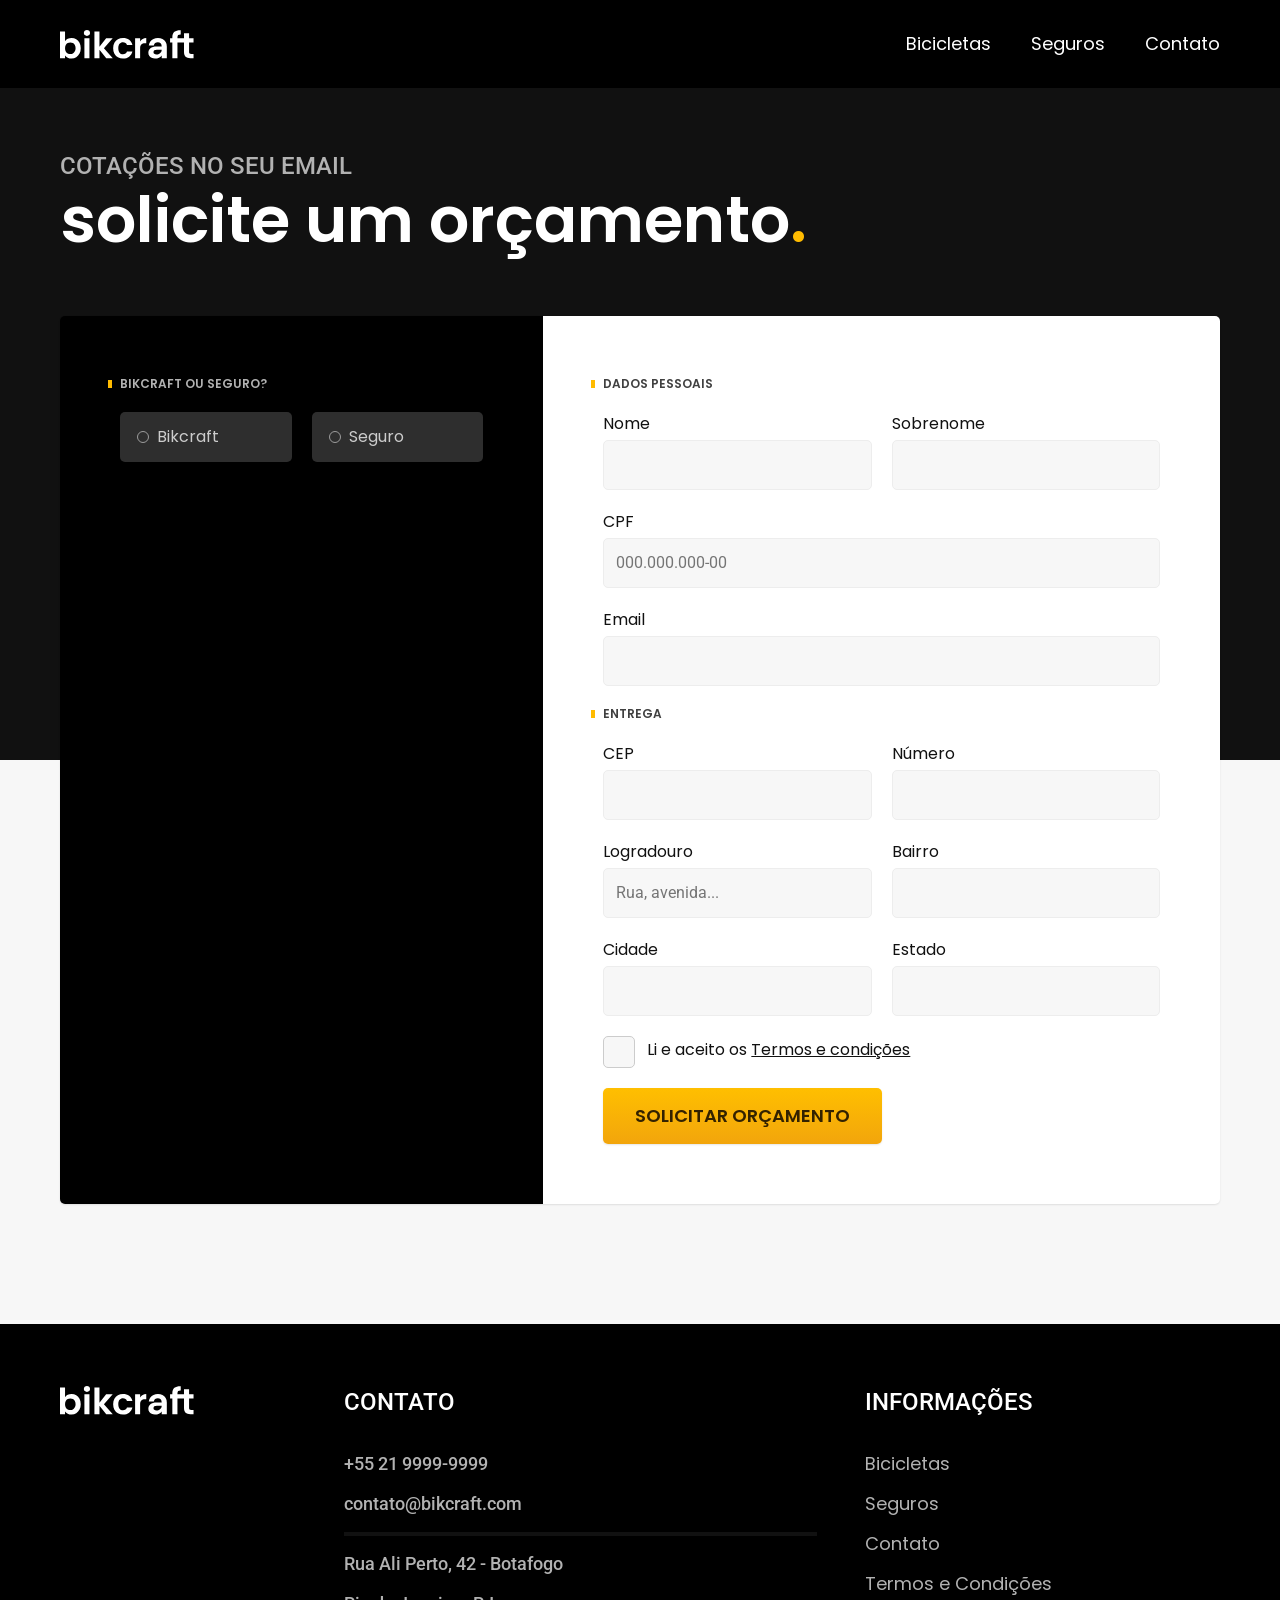
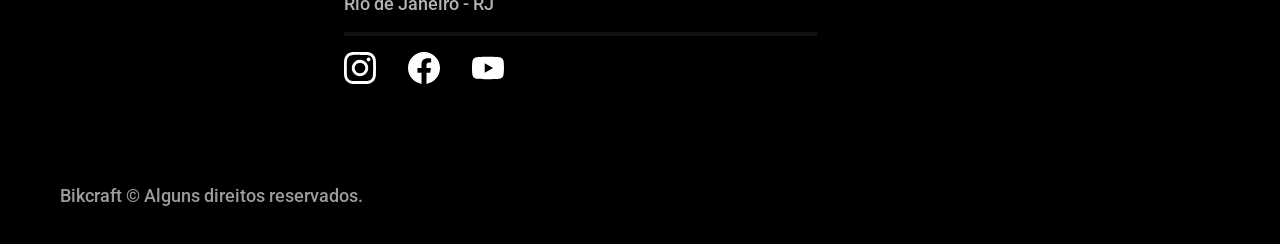
<file: orcamento.html>
<!DOCTYPE html>
<html lang="pt">

<head>
  <meta charset="UTF-8">
  <meta name="viewport" content="width=device-width, initial-scale=1.0">
  <title>Orçamento | Bikcraft</title>
  <link rel="icon" href="./favicon.svg" type="image/svg+xml">
  <meta name="description" content="Bikcraft Orçamento">
  <link rel="preload" href="./css/style.min.css" as="style">
  <link rel="stylesheet" href="./css/style.min.css">

  <link rel="preconnect" href="https://fonts.googleapis.com">
  <link rel="preconnect" href="https://fonts.gstatic.com" crossorigin>
  <link href="https://fonts.googleapis.com/css2?family=Poppins:wght@400;600&family=Roboto:wght@400;500&display=swap" rel="stylesheet">
  <script>document.documentElement.classList.add("js");</script>

<body id="orcamento">

  <header class="header-bg">
    <div class="header cor-w container-1">
      <a href="./">
        <img src="./img/bikcraft.svg" alt="bikcraft-logo" width="136" height="32">
      </a>

      <nav aria-label="Primária">
        <ul class="header-menu font-1-m cor-w">
          <li><a href="./bicicletas.html">Bicicletas</a></li>
          <li><a href="./seguros.html">Seguros</a></li>
          <li><a href="./contato.html">Contato</a></li>
        </ul>
      </nav>
    </div>
  </header>

  <main>
    <div class="pagina-interna-titulo-bg" aria-labelledby="termos">
      <div class="pagina-interna-titulo container-1 fadeInDown" data-anime="200">
        <span class="font-2-l-b cor-c5">COTAÇÕES NO SEU EMAIL</span>
        <h1 class="font-1-xxl cor-w">solicite um orçamento<span class="cor-p1">.</span></h1>
      </div>
    </div>

    <form class="meio-c11-bg" action="">
      <div data-anime="400" class="fadeInDown orcamento container-1">
        <div class=" orcamento-tipo">
          <h2 class="font-1-xs cor-c5">Bikcraft ou Seguro?</h2>

          <input type="radio" name="tipo" value="bikcraft" id="bikcraft">
          <label for="bikcraft">Bikcraft</label>

          <input type="radio" name="tipo" value="seguro" id="seguro">
          <label for="seguro">Seguro</label>

          <div class="orcamento-conteudo" id="orcamento-bikcraft">
            <h2 class="font-1-xs cor-c5">Escolha a sua Bikcraft</h2>

            <div>
              <input type="radio" name="produto" value="nimbus" id="nimbus">
              <label for="nimbus">Nimbus <span>€ 4999</span></label>

              <div>
                <ul>
                  <li><img src="./img/icones/eletrica.svg" width="32" height="32" alt="">Motor Elétrico</li>
                  <li><img src="./img/icones/carbono.svg" width="32" height="32" alt="">Fibra de Carbono</li>
                  <li><img src="./img/icones/velocidade.svg" width="32" height="32" alt="">40 km/h</li>
                  <li><img src="./img/icones/rastreador.svg" width="32" height="32" alt="">rastreador</li>
                </ul>
                <img src="./img/bicicletas/nimbus.jpg" alt="Bicicleta Preta Nimbus Stark" width="1120" height="680">
              </div>
            </div>

            <div>
              <input type="radio" name="produto" value="magic" id="magic">
              <label for="magic">Magic <span>€ 2499</span></label>

              <div>
                <ul>
                  <li><img src="./img/icones/eletrica.svg" width="32" height="32" alt="">Motor Elétrico</li>
                  <li><img src="./img/icones/carbono.svg" width="32" height="32" alt="">Fibra de Carbono</li>
                  <li><img src="./img/icones/velocidade.svg" width="32" height="32" alt="">40 km/h</li>
                  <li><img src="./img/icones/rastreador.svg" width="32" height="32" alt="">rastreador</li>
                </ul>
                <img src="./img/bicicletas/magic.jpg" alt="Bicicleta Preta Magic Might" width="1120" height="680">
              </div>
            </div>

            <div>
              <input type="radio" name="produto" value="nebula" id="nebula">
              <label for="nebula">Nebula <span>€ 3999</span></label>

              <div>
                <ul>
                  <li><img src="./img/icones/eletrica.svg" width="32" height="32" alt="">Motor Elétrico</li>
                  <li><img src="./img/icones/carbono.svg" width="32" height="32" alt="">Fibra de Carbono</li>
                  <li><img src="./img/icones/velocidade.svg" width="32" height="32" alt="">40 km/h</li>
                  <li><img src="./img/icones/rastreador.svg" width="32" height="32" alt="">rastreador</li>
                </ul>
                <img src="./img/bicicletas/nebula.jpg" alt="Bicicleta Branca Nebula Cosmic" width="1120" height="680">
              </div>
            </div>
          </div>

          <div class="orcamento-conteudo" id="orcamento-seguro">
            <h2 class="font-1-xs cor-c5">Escolha o seu Seguro</h2>

            <div>
              <input type="radio" name="produto" value="prata" id="prata">
              <label for="prata">Prata <span>€ 199</span></label>
            </div>
            <div>
              <input type="radio" name="produto" value="ouro" id="ouro">
              <label for="ouro">Ouro <span>€ 299</span></label>
            </div>
          </div>
        </div>

        <div class="orcamento-dados formulario">
          <h2 class="font-1-xs cor-c9 colToda">dados pessoais</h2>
          <div>
            <label for="nome">Nome</label>
            <input type="text" id="nome" name="nome">
          </div>
          <div>
            <label for="sobrenome">Sobrenome</label>
            <input type="text" id="sobrenome" name="sobrenome">
          </div>
          <div class="colToda">
            <label for="cpf">CPF</label>
            <input type="text" id="cpf" name="cpf" placeholder="000.000.000-00">
          </div>
          <div class="colToda">
            <label for="email">Email</label>
            <input type="email" id="email" name="email">
          </div>

          <h2 class="font-1-xs cor-c9 colToda">entrega</h2>
          <div>
            <label for="CEP">CEP</label>
            <input type="text" id="CEP" name="CEP">
          </div>
          <div>
            <label for="numero">Número</label>
            <input type="text" id="numero" name="numero">
          </div>
          <div>
            <label for="logradouro">Logradouro</label>
            <input type="text" id="logradouro" name="logradouro" placeholder="Rua, avenida...">
          </div>
          <div>
            <label for="bairro">Bairro</label>
            <input type="text" id="bairro" name="bairro">
          </div>
          <div>
            <label for="cidade">Cidade</label>
            <input type="text" id="cidade" name="cidade">
          </div>
          <div>
            <label for="estado">Estado</label>
            <input type="text" id="estado" name="estado">
          </div>
          <div class="colToda termos-checkbox">
            <input type="checkbox" id="termos" name="termos" required>
            <label for="termos">Li e aceito os <a href="./termos.html">Termos e condições</a></label>
          </div>
          <button data-anime="800" class="botao-amarelo">SOLICITAR ORÇAMENTO</button>
        </div>
      </div>
    </form>
  </main>

  <footer class=" footer-bg">
    <div class="footer cor-w">
      <a href="./index.html">
        <img src="./img/bikcraft.svg" alt="bikcraft-logo" width="136" height="32">
      </a>

      <div class="footer-contato font-2-m cor-c5">
        <h3 id="contato" class="font-2-l-b cor-w">CONTATO</h3>
        <ul aria-labelledby="contato" class="footer-decorativo">
          <li><a href="tel:+552199999999">+55 21 9999-9999</a></li>
          <li><a href="mailto:contato@bikcraft.com">contato@bikcraft.com</a></li>
        </ul>

        <address>
          <ul class="footer-decorativo">
            <li>Rua Ali Perto, 42 - Botafogo</li>
            <li>Rio de Janeiro - RJ</li>
          </ul>
        </address>

        <nav aria-label="Redes Sociais">
          <ul class="footer-redes-sociais">
            <li><a href="./"><img src="./img/redes/instagram.svg" alt="instagram" width="32" height="32"></a></li>
            <li><a href="./"><img src="./img/redes/facebook.svg" alt="facebook" width="32" height="32"></a></li>
            <li><a href="./"><img src="./img/redes/youtube.svg" alt="youtube" width="32" height="32"></a></li>
          </ul>
        </nav>
      </div>

      <div class="footer-informacoes">
        <h3 id="informacoes" class="font-2-l-b">INFORMAÇÕES</h3>
        <nav aria-labelledby="informacoes">
          <ul class="font-1-m cor-c5">
            <li>
              <a href="./bicicletas.html">Bicicletas</a>
            </li>
            <li>
              <a href="./seguros.html">Seguros</a>
            </li>
            <li>
              <a href="./contato.html">Contato</a>
            </li>
            <li>
              <a href="./termos.html">Termos e Condições</a>
            </li>
          </ul>
        </nav>
      </div>

      <p class="copy cor-c6 font-2-m-b">Bikcraft © Alguns direitos reservados.</p>
    </div>
  </footer>

  <script src="./js/plugins/simple-anime.js"></script>
  <script src="./js/script.js"></script>
</body>

</html>
</file>
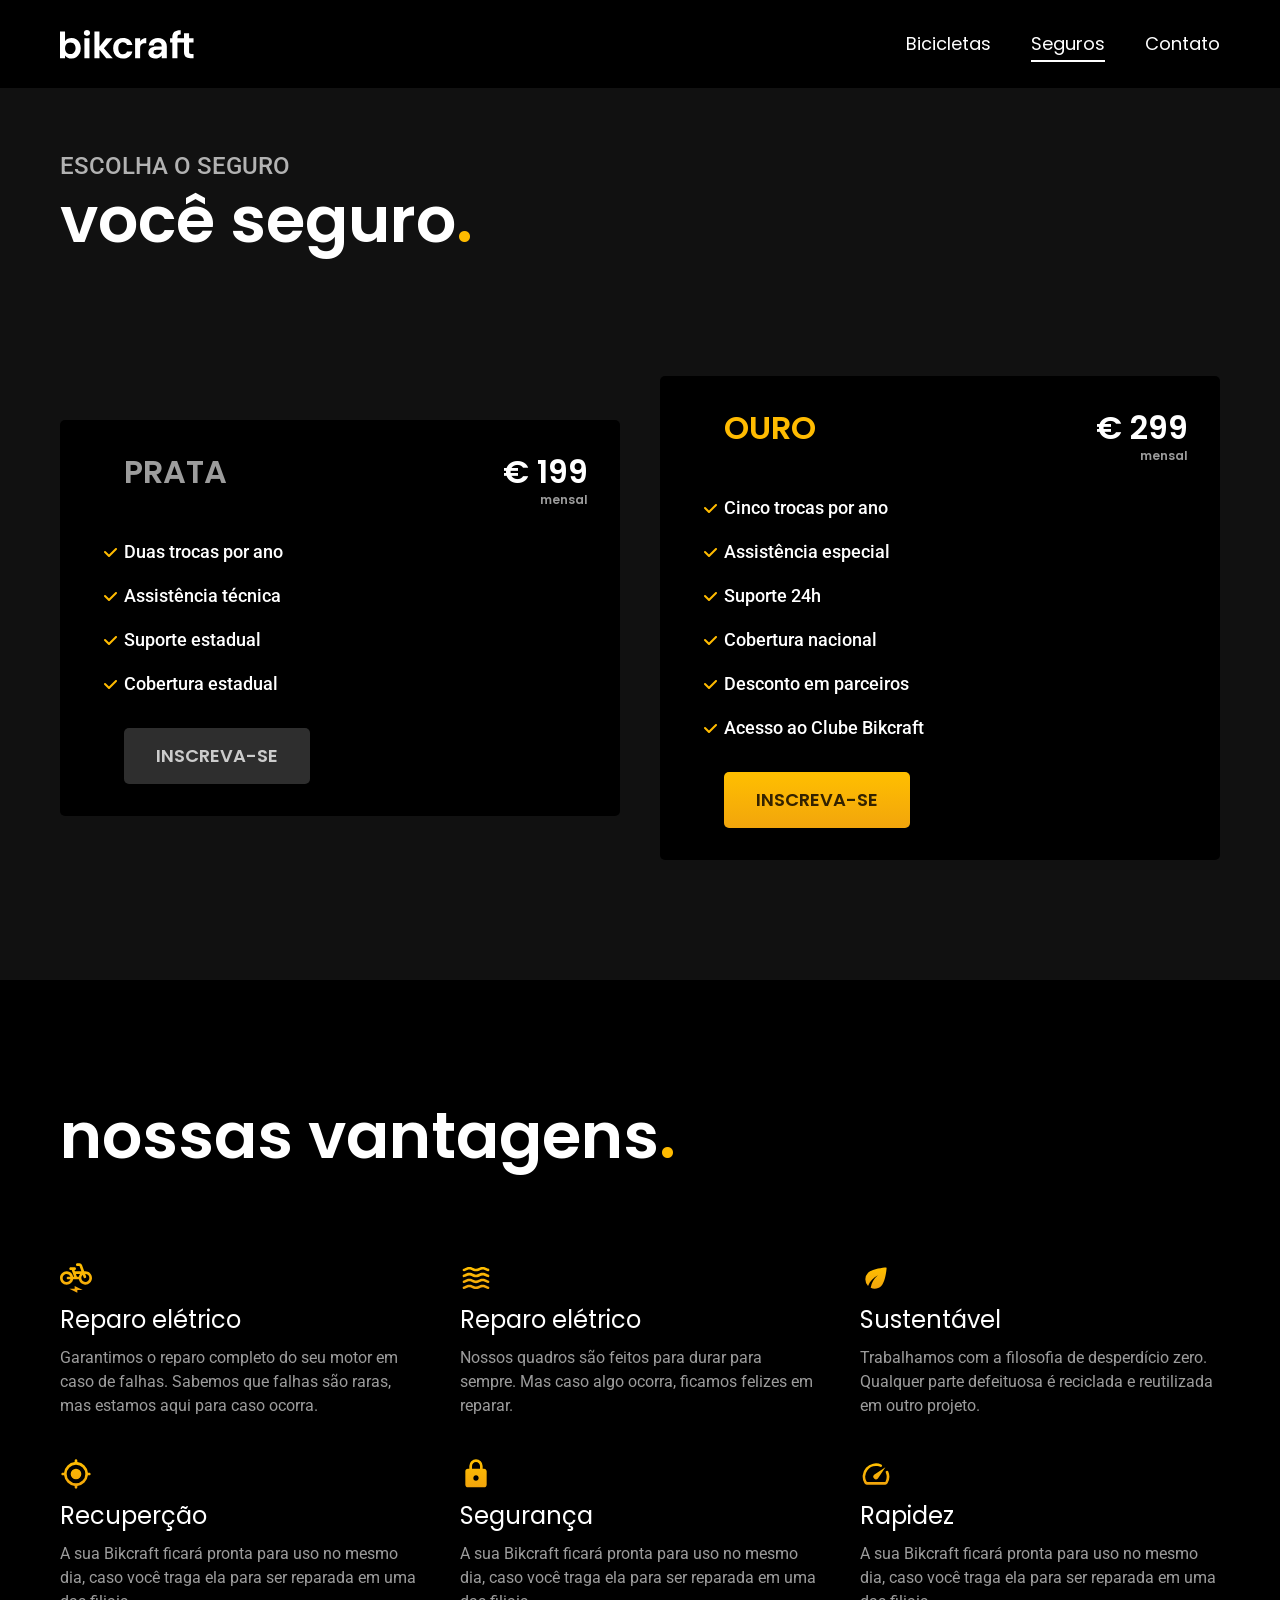
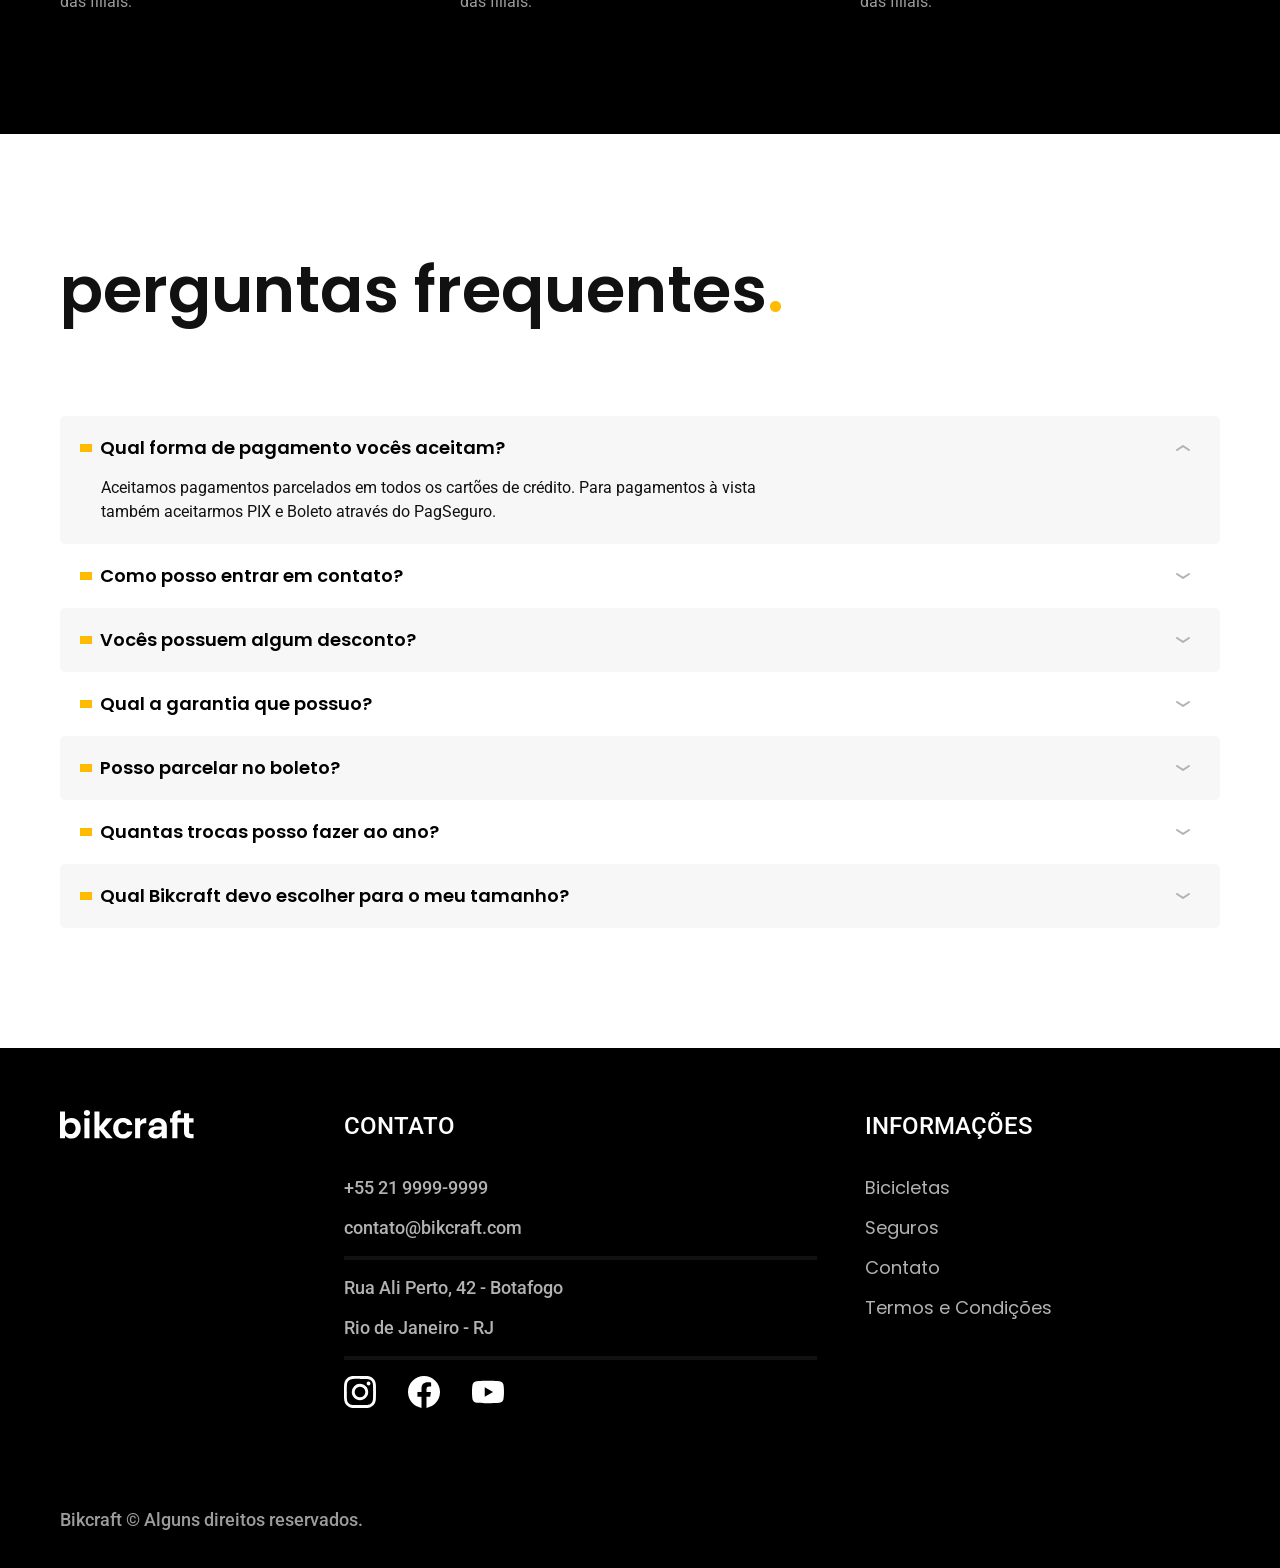
<file: seguros.html>
<!DOCTYPE html>
<html lang="pt">

<head>
  <meta charset="UTF-8">
  <meta name="viewport" content="width=device-width, initial-scale=1.0">
  <title>Seguros | Bikcraft</title>
  <link rel="icon" href="./favicon.svg" type="image/svg+xml">
  <meta name="description" content="Bikcraft seguros">
  <link rel="preload" href="./css/style.min.css" as="style">
  <link rel="stylesheet" href="./css/style.min.css">

  <link rel="preconnect" href="https://fonts.googleapis.com">
  <link rel="preconnect" href="https://fonts.gstatic.com" crossorigin>
  <link href="https://fonts.googleapis.com/css2?family=Poppins:wght@400;600&family=Roboto:wght@400;500&display=swap" rel="stylesheet">

  <script>document.documentElement.classList.add("js");</script>
</head>

<body id="seguros">

  <header class="header-bg">
    <div class="header cor-w container-1">
      <a href="./">
        <img src="./img/bikcraft.svg" alt="bikcraft-logo" width="136" height="32">
      </a>

      <nav aria-label="Primária">
        <ul class="header-menu font-1-m cor-w">
          <li><a href="./bicicletas.html">Bicicletas</a></li>
          <li><a class="ativo" href="./seguros.html">Seguros</a></li>
          <li><a href="./contato.html">Contato</a></li>
        </ul>
      </nav>
    </div>
  </header>

  <main>
    <section class="pagina-interna-titulo-bg" aria-labelledby="titulo">
      <div class="pagina-interna-titulo container-1 fadeInDown" data-anime="200">
        <span class="font-2-l-b cor-c5">escolha o seguro</span>
        <h1 id="titulo" class="font-1-xxl cor-w">você seguro<span class="cor-p1">.</span></h1>
      </div>
    </section>

    <section class="seguros-bg decorativo-2-bottom-left" aria-label="Nossos planos de seguro">
      <div class="seguros container-1 cor-w">
        <ul>
          <li data-anime="400" class="fadeInLeft">
            <div class="seguro-plano">
              <h3 class="font-1-xl cor-c6">PRATA</h3>
              <span class="font-1-xl">€ 199</span>
              <span class="font-1-xs cor-c6">mensal</span>
            </div>
            <ul class="seguros-beneficios font-2-m">
              <li>
                <p>Duas trocas por ano</p>
              </li>
              <li>
                <p>Assistência técnica</p>
              </li>
              <li>
                <p>Suporte estadual</p>
              </li>
              <li>
                <p>Cobertura estadual</p>
              </li>
            </ul>
            <a class="botao-cinza" href="./orcamento.html?tipo=seguro&produto=prata">INSCREVA-SE</a>
          </li>
          <li data-anime="600" class="fadeInRight">
            <div class="seguro-plano">
              <h3 class="font-1-xl cor-p1">OURO</h3>
              <span class="font-1-xl">€ 299</span>
              <span class="font-1-xs cor-c6">mensal</span>
            </div>
            <ul class="seguros-beneficios font-2-m">
              <li>
                <p>Cinco trocas por ano</p>
              </li>
              <li>
                <p>Assistência especial</p>
              </li>
              <li>
                <p>Suporte 24h</p>
              </li>
              <li>
                <p>Cobertura nacional</p>
              </li>
              <li>
                <p>Desconto em parceiros</p>
              </li>
              <li>
                <p>Acesso ao Clube Bikcraft</p>
              </li>
            </ul>
            <a class="botao-amarelo" href="././orcamento.html?tipo=seguro&produto=ouro">INSCREVA-SE</a>
          </li>
        </ul>
      </div>
    </section>
  </main>

  <section aria-labelledby="vantagens" class="vantagens-bg decorativo-2-bottom-left">
    <div class="vantagens container-1 cor-w">
      <h2 id="vantagens" class="font-1-xxl">nossas vantagens<span class="cor-p1">.</span></h2>
      <ul class="vantagens-lista">
        <li>
          <img src="./img/icones/eletrica.svg" alt="" width="32" height="32">
          <h3 class="font-1-l">Reparo elétrico</h3>
          <p class="font-2-s cor-c6">Garantimos o reparo completo do seu motor em caso de falhas. Sabemos que falhas são raras, mas estamos aqui para caso ocorra.</p>
        </li>
        <li>
          <img src="./img/icones/carbono.svg" alt="" width="32" height="32">
          <h3 class="font-1-l">Reparo elétrico</h3>
          <p class="font-2-s cor-c6">Nossos quadros são feitos para durar para sempre. Mas caso algo ocorra, ficamos felizes em reparar.</p>
        </li>
        <li>
          <img src="./img/icones/sustentavel.svg" alt="" width="32" height="32">
          <h3 class="font-1-l">Sustentável</h3>
          <p class="font-2-s cor-c6">Trabalhamos com a filosofia de desperdício zero. Qualquer parte defeituosa é reciclada e reutilizada em outro projeto.</p>
        </li>
        <li>
          <img src="./img/icones/rastreador.svg" alt="" width="32" height="32">
          <h3 class="font-1-l">Recuperção</h3>
          <p class="font-2-s cor-c6">A sua Bikcraft ficará pronta para uso no mesmo dia, caso você traga ela para ser reparada em uma das filiais.</p>
        </li>
        <li>
          <img src="./img/icones/seguro.svg" alt="" width="32" height="32">
          <h3 class="font-1-l">Segurança</h3>
          <p class="font-2-s cor-c6">A sua Bikcraft ficará pronta para uso no mesmo dia, caso você traga ela para ser reparada em uma das filiais.</p>
        </li>
        <li>
          <img src="./img/icones/velocidade.svg" alt="" width="32" height="32">
          <h3 class="font-1-l">Rapidez</h3>
          <p class="font-2-s cor-c6">A sua Bikcraft ficará pronta para uso no mesmo dia, caso você traga ela para ser reparada em uma das filiais.</p>
        </li>
      </ul>
    </div>
  </section>

  <article class="faq container-1 cor-c11">
    <h2 class="font-1-xxl">perguntas frequentes<span class="cor-p1">.</span></h2>
    <dl class="perguntas">
      <div>
        <dt class="font-1-m-b"><button class=" decorativo-1" aria-controls="pergunta1" aria-expanded="true">Qual forma de pagamento vocês aceitam?</button></dt>
        <dd id="pergunta1" class="font-2-s cor-9 faq-ativo">Aceitamos pagamentos parcelados em todos os cartões de crédito. Para pagamentos à vista também aceitarmos PIX e Boleto através do PagSeguro.</dd>
      </div>
      <div>
        <dt class="font-1-m-b"><button class=" decorativo-1" aria-controls="pergunta2" aria-expanded="false">Como posso entrar em contato?</button></dt>
        <dd id="pergunta2" class="font-2-s cor-9">Aceitamos pagamentos parcelados em todos os cartões de crédito. Para pagamentos à vista também aceitarmos PIX e Boleto através do PagSeguro.</dd>
      </div>
      <div>
        <dt class="font-1-m-b"><button class=" decorativo-1" aria-controls="pergunta3" aria-expanded="false">Vocês possuem algum desconto?</button></dt>
        <dd id="pergunta3" class="font-2-s cor-9">Aceitamos pagamentos parcelados em todos os cartões de crédito. Para pagamentos à vista também aceitarmos PIX e Boleto através do PagSeguro.</dd>
      </div>
      <div>
        <dt class="font-1-m-b"><button class=" decorativo-1" aria-controls="pergunta4" aria-expanded="false">Qual a garantia que possuo?</button></dt>
        <dd id="pergunta4" class="font-2-s cor-9">Aceitamos pagamentos parcelados em todos os cartões de crédito. Para pagamentos à vista também aceitarmos PIX e Boleto através do PagSeguro.</dd>
      </div>
      <div>
        <dt class="font-1-m-b"><button class=" decorativo-1" aria-controls="pergunta5" aria-expanded="false">Posso parcelar no boleto?</button></dt>
        <dd id="pergunta5" class="font-2-s cor-9">Aceitamos pagamentos parcelados em todos os cartões de crédito. Para pagamentos à vista também aceitarmos PIX e Boleto através do PagSeguro.</dd>
      </div>
      <div>
        <dt class="font-1-m-b"><button class=" decorativo-1" aria-controls="pergunta6" aria-expanded="false">Quantas trocas posso fazer ao ano?</button></dt>
        <dd id="pergunta6" class="font-2-s cor-9">Aceitamos pagamentos parcelados em todos os cartões de crédito. Para pagamentos à vista também aceitarmos PIX e Boleto através do PagSeguro.</dd>
      </div>
      <div>
        <dt class="font-1-m-b"><button class=" decorativo-1" aria-controls="pergunta7" aria-expanded="false">Qual Bikcraft devo escolher para o meu tamanho?</button></dd>
        <dd id="pergunta7" class="font-2-s cor-c9">Aceitamos cartões de crédito com as bandeiras: Visa, Mastercard, ELO e American Express. Para pagamentos à vista também aceitarmos PIX e Boleto através do PagSeguro.</dd>
      </div>
    </dl>
  </article>

  <footer class="footer-bg">
    <div class="footer cor-w">
      <a href="./index.html">
        <img src="./img/bikcraft.svg" alt="bikcraft-logo" width="136" height="32">
      </a>

      <div class="footer-contato font-2-m cor-c5">
        <h3 id="contato" class="font-2-l-b cor-w">CONTATO</h3>
        <ul aria-labelledby="contato" class="footer-decorativo">
          <li><a href="tel:+552199999999">+55 21 9999-9999</a></li>
          <li><a href="mailto:contato@bikcraft.com">contato@bikcraft.com</a></li>
        </ul>

        <address>
          <ul class="footer-decorativo">
            <li>Rua Ali Perto, 42 - Botafogo</li>
            <li>Rio de Janeiro - RJ</li>
          </ul>
        </address>

        <nav aria-label="Redes Sociais">
          <ul class="footer-redes-sociais">
            <li><a href="./"><img src="./img/redes/instagram.svg" alt="instagram" width="32" height="32"></a></li>
            <li><a href="./"><img src="./img/redes/facebook.svg" alt="facebook" width="32" height="32"></a></li>
            <li><a href="./"><img src="./img/redes/youtube.svg" alt="youtube" width="32" height="32"></a></li>
          </ul>
        </nav>
      </div>

      <div class="footer-informacoes">
        <h3 id="informacoes" class="font-2-l-b">INFORMAÇÕES</h3>
        <nav aria-labelledby="informacoes">
          <ul class="font-1-m cor-c5">
            <li>
              <a href="./bicicletas.html">Bicicletas</a>
            </li>
            <li>
              <a href="./seguros.html">Seguros</a>
            </li>
            <li>
              <a href="./contato.html">Contato</a>
            </li>
            <li>
              <a href="./termos.html">Termos e Condições</a>
            </li>
          </ul>
        </nav>
      </div>

      <p class="copy cor-c6 font-2-m-b">Bikcraft © Alguns direitos reservados.</p>
    </div>
  </footer>

  <script src="./js/plugins/simple-anime.js"></script>
  <script src="./js/script.js"></script>
</body>

</html>
</file>
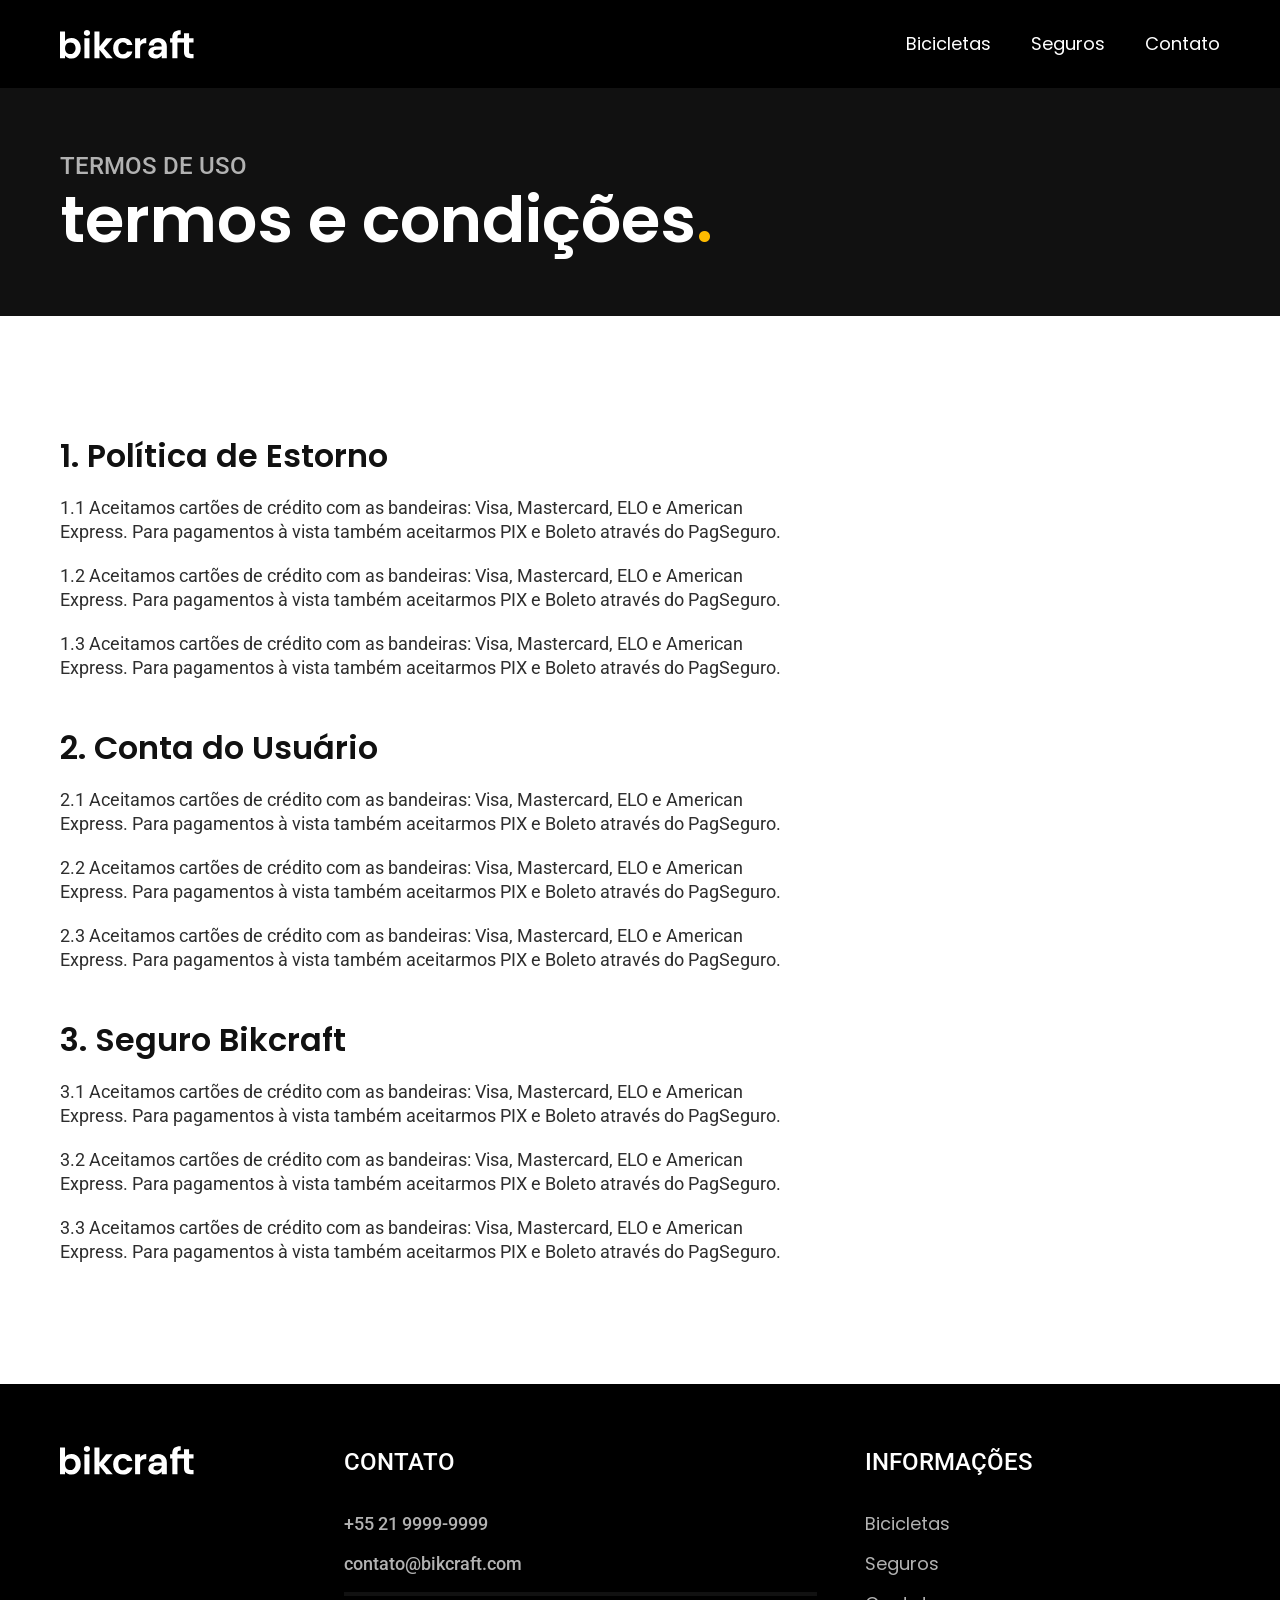
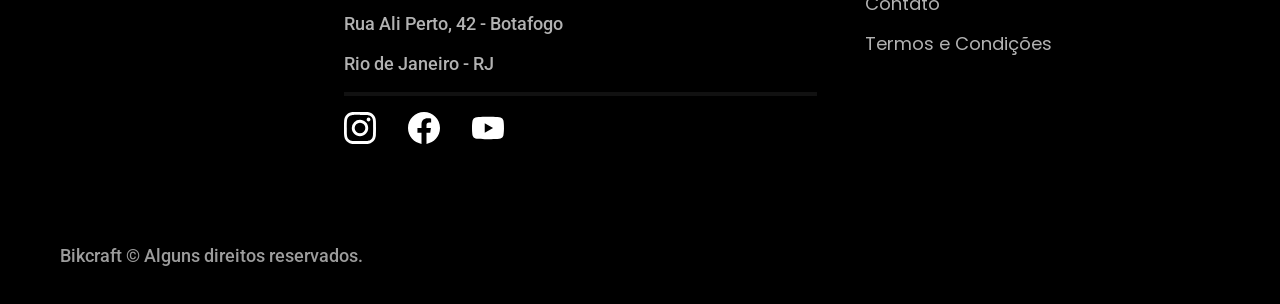
<file: termos.html>
<!DOCTYPE html>
<html lang="pt">

<head>
  <meta charset="UTF-8">
  <meta name="viewport" content="width=device-width, initial-scale=1.0">
  <title>Termos e Condições</title>
  <link rel="icon" href="./favicon.svg" type="image/svg+xml">
  <meta name="description" content="Bikcraft Termos e Condições">
  <link rel="preload" href="./css/style.min.css" as="style">
  <link rel="stylesheet" href="./css/style.min.css">

  <link rel="preconnect" href="https://fonts.googleapis.com">
  <link rel="preconnect" href="https://fonts.gstatic.com" crossorigin>
  <link href="https://fonts.googleapis.com/css2?family=Poppins:wght@400;600&family=Roboto:wght@400;500&display=swap" rel="stylesheet">
  <script>document.documentElement.classList.add("js");</script>

<body id="termos">

  <header class="header-bg">
    <div class="header cor-w container-1">
      <a href="./">
        <img src="./img/bikcraft.svg" alt="bikcraft-logo" width="136" height="32">
      </a>

      <nav aria-label="Primária">
        <ul class="header-menu font-1-m cor-w">
          <li><a href="./bicicletas.html">Bicicletas</a></li>
          <li><a href="./seguros.html">Seguros</a></li>
          <li><a href="./contato.html">Contato</a></li>
        </ul>
      </nav>
    </div>
  </header>

  <main>
    <section class="pagina-interna-titulo-bg" aria-labelledby="termos">
      <div class="pagina-interna-titulo container-1 fadeInDown" data-anime="200">
        <span class="font-2-l-b cor-c5">TERMOS DE USO</span>
        <h1 id="termos" class="font-1-xxl cor-w">termos e condições<span class="cor-p1">.</span></h1>
      </div>
    </section>

    <section class="termos container-1">
      <ul>
        <li>
          <h2 class="font-1-xl cor-c11 ">1. Política de Estorno</h2>
          <ul class="font-2-m cor-c10">
            <li>
              <p>1.1 Aceitamos cartões de crédito com as bandeiras: Visa, Mastercard, ELO e American Express. Para pagamentos à vista também aceitarmos PIX e Boleto através do PagSeguro.</p>
            </li>
            <li>
              <p>1.2 Aceitamos cartões de crédito com as bandeiras: Visa, Mastercard, ELO e American Express. Para pagamentos à vista também aceitarmos PIX e Boleto através do PagSeguro.</p>
            </li>
            <li>
              <p>1.3 Aceitamos cartões de crédito com as bandeiras: Visa, Mastercard, ELO e American Express. Para pagamentos à vista também aceitarmos PIX e Boleto através do PagSeguro.</p>
            </li>
          </ul>
        </li>
        <li>
          <h2 class="font-1-xl cor-c11 ">2. Conta do Usuário</h2>
          <ul class="font-2-m cor-c10">
            <li>
              <p>2.1 Aceitamos cartões de crédito com as bandeiras: Visa, Mastercard, ELO e American Express. Para pagamentos à vista também aceitarmos PIX e Boleto através do PagSeguro.</p>
            </li>
            <li>
              <p>2.2 Aceitamos cartões de crédito com as bandeiras: Visa, Mastercard, ELO e American Express. Para pagamentos à vista também aceitarmos PIX e Boleto através do PagSeguro.</p>
            </li>
            <li>
              <p>2.3 Aceitamos cartões de crédito com as bandeiras: Visa, Mastercard, ELO e American Express. Para pagamentos à vista também aceitarmos PIX e Boleto através do PagSeguro.</p>
            </li>
          </ul>
        </li>
        <li>
          <h2 class="font-1-xl cor-c11 ">3. Seguro Bikcraft</h2>
          <ul class="font-2-m cor-c10">
            <li>
              <p>3.1 Aceitamos cartões de crédito com as bandeiras: Visa, Mastercard, ELO e American Express. Para pagamentos à vista também aceitarmos PIX e Boleto através do PagSeguro.</p>
            </li>
            <li>
              <p>3.2 Aceitamos cartões de crédito com as bandeiras: Visa, Mastercard, ELO e American Express. Para pagamentos à vista também aceitarmos PIX e Boleto através do PagSeguro.</p>
            </li>
            <li>
              <p>3.3 Aceitamos cartões de crédito com as bandeiras: Visa, Mastercard, ELO e American Express. Para pagamentos à vista também aceitarmos PIX e Boleto através do PagSeguro.</p>
            </li>
          </ul>
        </li>
      </ul>
    </section>
  </main>

  <footer class="footer-bg">
    <div class="footer cor-w">
      <a href="./index.html">
        <img src="./img/bikcraft.svg" alt="bikcraft-logo" width="136" height="32">
      </a>

      <div class="footer-contato font-2-m cor-c5">
        <h3 id="contato" class="font-2-l-b cor-w">CONTATO</h3>
        <ul aria-labelledby="contato" class="footer-decorativo">
          <li><a href="tel:+552199999999">+55 21 9999-9999</a></li>
          <li><a href="mailto:contato@bikcraft.com">contato@bikcraft.com</a></li>
        </ul>

        <address>
          <ul class="footer-decorativo">
            <li>Rua Ali Perto, 42 - Botafogo</li>
            <li>Rio de Janeiro - RJ</li>
          </ul>
        </address>

        <nav aria-label="Redes Sociais">
          <ul class="footer-redes-sociais">
            <li><a href="./"><img src="./img/redes/instagram.svg" alt="instagram" width="32" height="32"></a></li>
            <li><a href="./"><img src="./img/redes/facebook.svg" alt="facebook" width="32" height="32"></a></li>
            <li><a href="./"><img src="./img/redes/youtube.svg" alt="youtube" width="32" height="32"></a></li>
          </ul>
        </nav>
      </div>

      <div class="footer-informacoes">
        <h3 id="informacoes" class="font-2-l-b">INFORMAÇÕES</h3>
        <nav aria-labelledby="informacoes">
          <ul class="font-1-m cor-c5">
            <li>
              <a href="./bicicletas.html">Bicicletas</a>
            </li>
            <li>
              <a href="./seguros.html">Seguros</a>
            </li>
            <li>
              <a href="./contato.html">Contato</a>
            </li>
            <li>
              <a href="./termos.html">Termos e Condições</a>
            </li>
          </ul>
        </nav>
      </div>

      <p class="copy cor-c6 font-2-m-b">Bikcraft © Alguns direitos reservados.</p>
    </div>
  </footer>

  <script src="./js/plugins/simple-anime.js"></script>
  <script src="./js/script.js"></script>
</body>

</html>
</file>
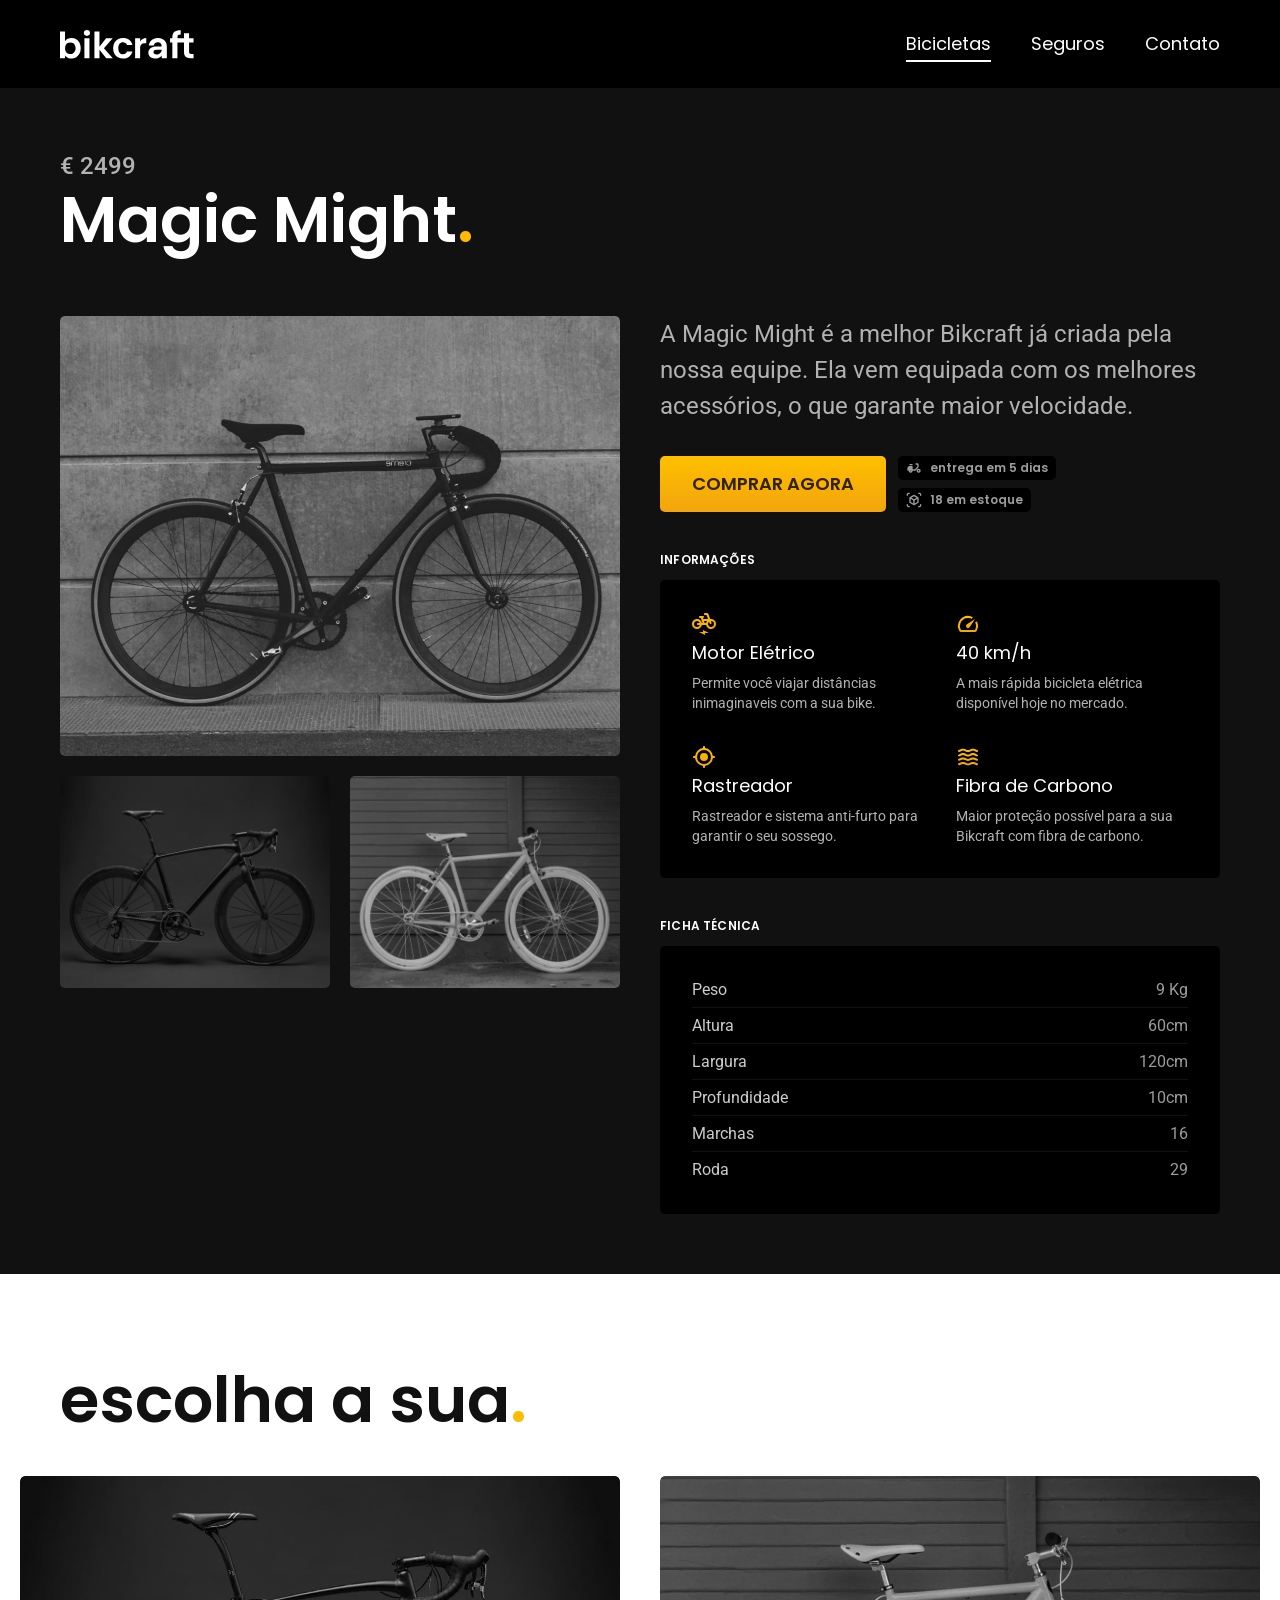
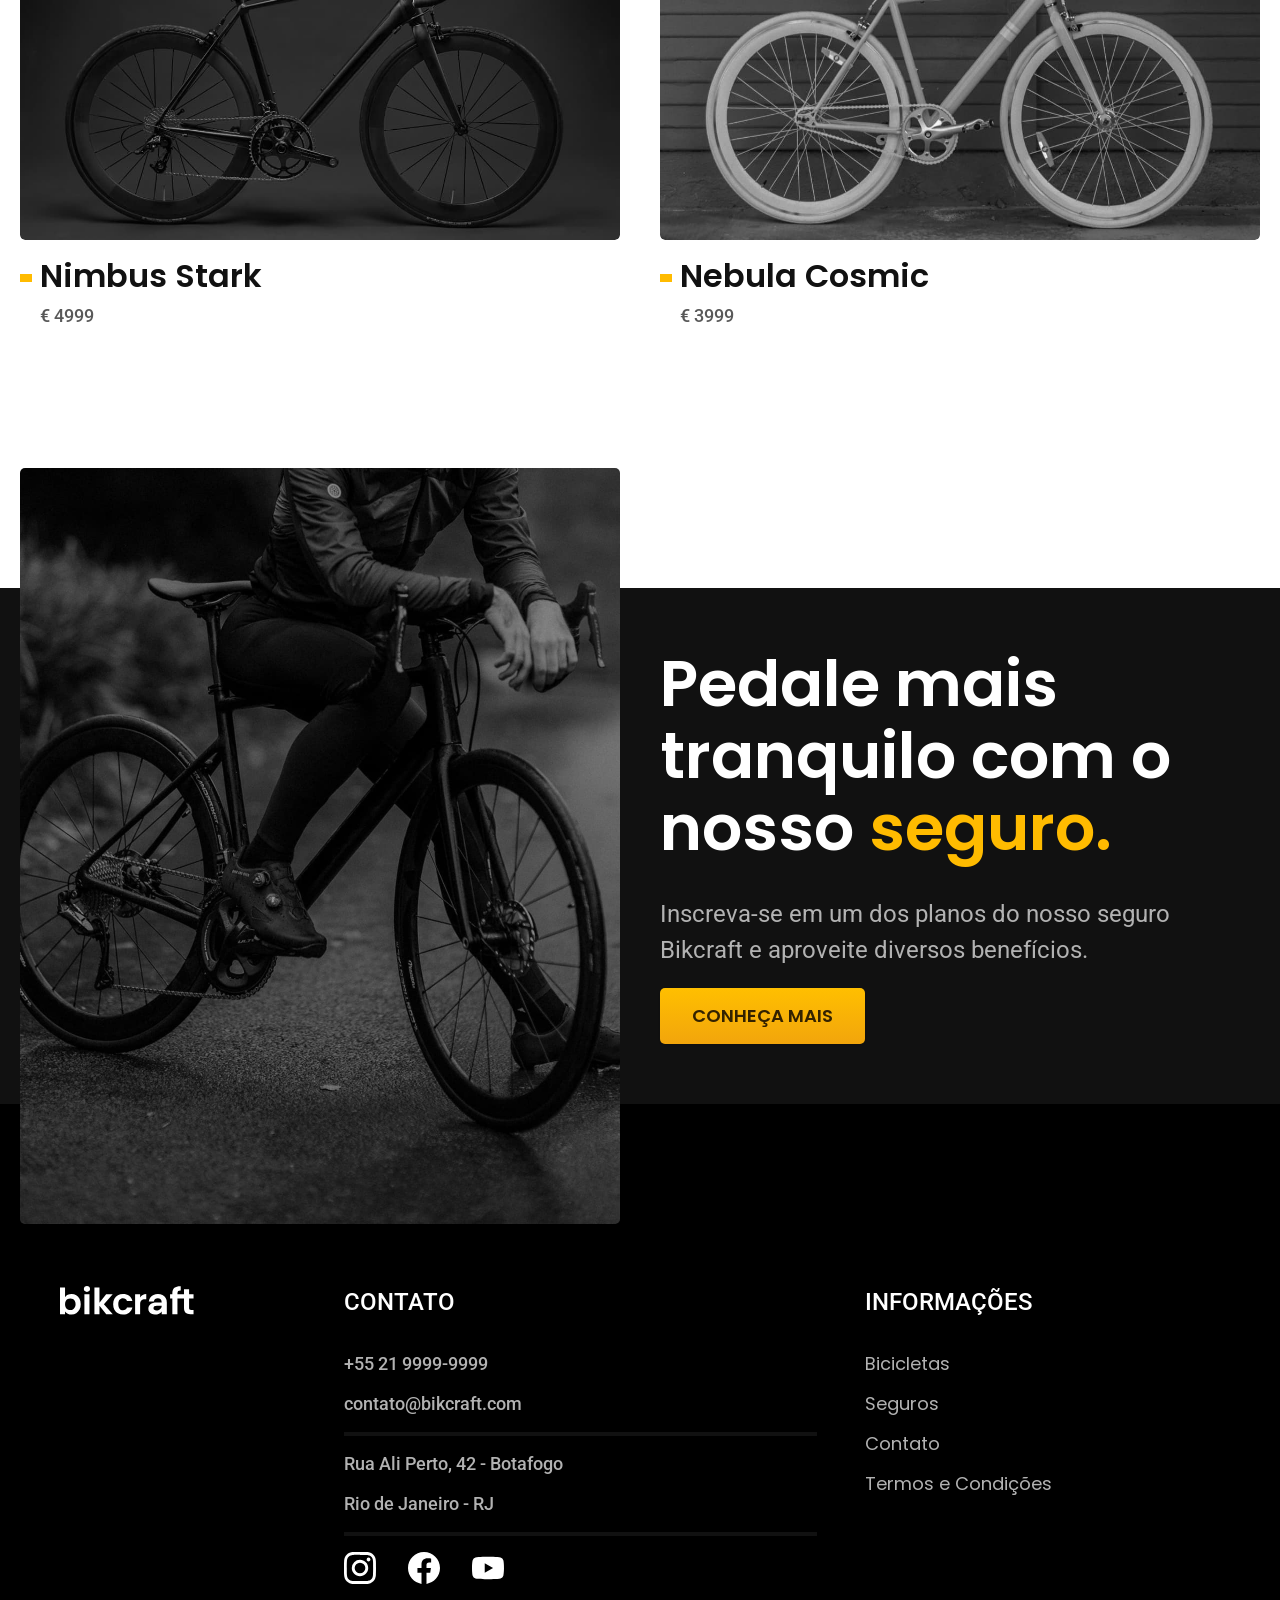
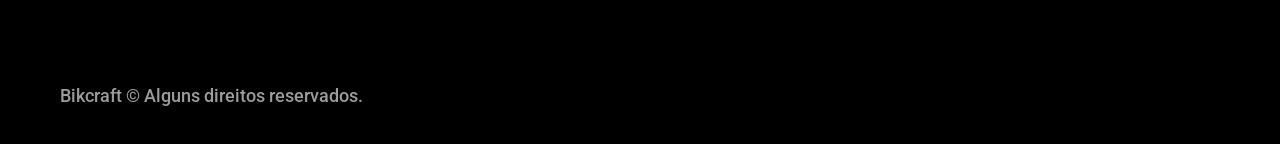
<file: bicicletas/magic.html>
<!DOCTYPE html>
<html lang="pt">

<head>
  <meta charset="UTF-8">
  <meta name="viewport" content="width=device-width, initial-scale=1.0">
  <title>Magic Might | Bikcraft</title>
  <link rel="icon" href="../favicon.svg" type="image/svg+xml">
  <meta name="description" content="Bikcraft Bicicleta Magic Might">

  <link rel="preload" href="../css/style.min.css" as="style">
  <link rel="stylesheet" href="../css/style.min.css">

  <link rel="preconnect" href="https://fonts.googleapis.com">
  <link rel="preconnect" href="https://fonts.gstatic.com" crossorigin>
  <link href="https://fonts.googleapis.com/css2?family=Poppins:wght@400;600&family=Roboto:wght@400;500&display=swap" rel="stylesheet">
  <script>document.documentElement.classList.add("js");</script>

<body id="bicicleta-magic">

  <header class="header-bg">
    <div class="header cor-w container-1">
      <a href="../">
        <img src="../img/bikcraft.svg" alt="bikcraft-logo" width="136" height="32">
      </a>

      <nav aria-label="Primária">
        <ul class="header-menu font-1-m cor-w">
          <li><a class="ativo" href="../bicicletas.html">Bicicletas</a></li>
          <li><a href="../seguros.html">Seguros</a></li>
          <li><a href="../contato.html">Contato</a></li>
        </ul>
      </nav>
    </div>
  </header>

  <main class="pagina-interna-titulo-bg">
    <div aria-labelledby="Bicicleta Nimbus">
      <div class="pagina-interna-titulo container-1 fadeInDown" data-anime="200">
        <span class="font-2-l-b cor-c5">€ 2499</span>
        <h1 id="termos" class="font-1-xxl cor-w">Magic Might<span class="cor-p1">.</span></h1>
      </div>
    </div>

    <div class="container-1 bicicleta-container">
      <div data-anime="400" class="fadeInDown bicicleta-imagens">
        <img src="../img/bicicleta/nimbus2.jpg" alt="Bicicleta" width="1120" height="880">
        <img src="../img/bicicleta/nimbus1.jpg" alt="Bicicleta" width="1120" height="880">
        <img src="../img/bicicleta/nimbus3.jpg" alt="Bicicleta" width="1120" height="880">
      </div>

      <div data-anime="600" class="fadeInDown bicicleta-conteudo">
        <p class="font-2-l cor-c5">A Magic Might é a melhor Bikcraft já criada pela nossa equipe. Ela vem equipada com os melhores acessórios, o que garante maior velocidade.</p>
        <div class="bicicleta-comprar">
          <a class="botao-amarelo" href="../orcamento.html?tipo=bikcraft&produto=magic">COMPRAR AGORA</a>
          <span class="font-1-xs cor-c6"><img src="../img/icones/entrega.svg" alt="" width="16" height="16">entrega em 5 dias</span>
          <span class="font-1-xs cor-c6"><img src="../img/icones/estoque.svg" alt="" width="16" height="16">18 em estoque</span>
        </div>


        <h2 class="font-1-xs cor-w">INFORMAÇÕES</h2>
        <ul class="bicicleta-informacoes">
          <li>
            <img src="../img/icones/eletrica.svg" alt="" width="32" height="32">
            <h3 class="font-1-m cor-w">Motor Elétrico</h3>
            <p class="font-2-xs cor-c5">Permite você viajar distâncias inimaginaveis com a sua bike.</p>
          </li>
          <li>
            <img src="../img/icones/velocidade.svg" alt="" width="32" height="32">
            <h3 class="font-1-m cor-w">40 km/h</h3>
            <p class="font-2-xs cor-c5">A mais rápida bicicleta elétrica disponível hoje no mercado.</p>
          </li>
          <li>
            <img src="../img/icones/rastreador.svg" alt="" width="32" height="32">
            <h3 class="font-1-m cor-w">Rastreador</h3>
            <p class="font-2-xs cor-c5">Rastreador e sistema anti-furto para garantir o seu sossego.</p>
          </li>
          <li>
            <img src="../img/icones/carbono.svg" alt="" width="32" height="32">
            <h3 class="font-1-m cor-w">Fibra de Carbono</h3>
            <p class="font-2-xs cor-c5">Maior proteção possível para a sua Bikcraft com fibra de carbono.</p>
          </li>
        </ul>

        <h2 class="font-1-xs cor-w">FICHA TÉCNICA</h2>
        <ul class="bicicleta-ficha font-2-s cor-c4">
          <li>
            <span>Peso</span>
            <span class="cor-c6">9 Kg</span>
          </li>
          <li>
            <span>Altura</span>
            <span class="cor-c6">60cm</span>
          </li>
          <li>
            <span>Largura</span>
            <span class="cor-c6">120cm</span>
          </li>
          <li>
            <span>Profundidade</span>
            <span class="cor-c6">10cm</span>
          </li>
          <li>
            <span>Marchas</span>
            <span class="cor-c6">16</span>
          </li>
          <li>
            <span>Roda</span>
            <span class="cor-c6">29</span>
          </li>
        </ul>
      </div>
    </div>
  </main>

  <article class="bic-lista-bicicletas cor-c11">
    <h2 class="bic-lista-bic-titulo font-1-xxl container-1">escolha a sua<span class="cor-p1">.</span></h2>

    <ul aria-label="Carrossel de Artigos" class="bic-lista-carrossel">
      <li class="bic-lista-carrossel-item">
        <a href="./nimbus.html">
          <div>
            <img src="../img/bicicletas/nimbus.jpg" alt="bicicleta Nimbus Stark" width="1120" height="680">
          </div>
          <h3 class="font-1-xl decorativo-1">Nimbus Stark</h3>
          <span class="font-2-m cor-c8">€ 4999</span>
        </a>
      </li>

      <li class="bic-lista-carrossel-item">
        <a href="./nebula.html">
          <div>
            <img src="../img/bicicletas/nebula.jpg" alt="bicicleta Nebula Cosmic" width="1120" height="680">
          </div>
          <h3 class="font-1-xl decorativo-1">Nebula Cosmic</h3>
          <span class="font-2-m cor-c8">€ 3999</span>
        </a>
      </li>
    </ul>
  </article>

  <article class="bicicleta-seguro-bg">
    <div class="bicicleta-seguro">
      <img src="../img/fotos/seguros.jpg" alt="" width="1360" height="1512">
      <div class="bicicleta-seguro-conteudo">
        <h2 class="font-1-xxl cor-w">Pedale mais tranquilo com o nosso <span class="cor-p1">seguro.</span></h2>
        <p class="font-2-l cor-c5">Inscreva-se em um dos planos do nosso seguro Bikcraft e aproveite diversos benefícios.</p>
        <a class="botao-amarelo" href="../seguros.html">CONHEÇA MAIS</a>
      </div>
    </div>
  </article>

  <footer class="footer-bg">
    <div class="footer cor-w">
      <a href="../index.html">
        <img src="../img/bikcraft.svg" alt="bikcraft-logo" width="136" height="32">
      </a>

      <div class="footer-contato font-2-m cor-c5">
        <h3 id="contato" class="font-2-l-b cor-w">CONTATO</h3>
        <ul aria-labelledby="contato" class="footer-decorativo">
          <li><a href="tel:+552199999999">+55 21 9999-9999</a></li>
          <li><a href="mailto:contato@bikcraft.com">contato@bikcraft.com</a></li>
        </ul>

        <address>
          <ul class="footer-decorativo">
            <li>Rua Ali Perto, 42 - Botafogo</li>
            <li>Rio de Janeiro - RJ</li>
          </ul>
        </address>

        <nav aria-label="Redes Sociais">
          <ul class="footer-redes-sociais">
            <li><a href="../"><img src="../img/redes/instagram.svg" alt="instagram" width="32" height="32"></a></li>
            <li><a href="../"><img src="../img/redes/facebook.svg" alt="facebook" width="32" height="32"></a></li>
            <li><a href="../"><img src="../img/redes/youtube.svg" alt="youtube" width="32" height="32"></a></li>
          </ul>
        </nav>
      </div>

      <div class="footer-informacoes">
        <h3 id="informacoes" class="font-2-l-b">INFORMAÇÕES</h3>
        <nav aria-labelledby="informacoes">
          <ul class="font-1-m cor-c5">
            <li>
              <a href="../bicicletas.html">Bicicletas</a>
            </li>
            <li>
              <a href="../seguros.html">Seguros</a>
            </li>
            <li>
              <a href="../contato.html">Contato</a>
            </li>
            <li>
              <a href="../termos.html">Termos e Condições</a>
            </li>
          </ul>
        </nav>
      </div>

      <p class="copy cor-c6 font-2-m-b">Bikcraft © Alguns direitos reservados.</p>
    </div>
  </footer>

  <script src="../js/plugins/simple-anime.js"></script>
  <script src="../js/script.js"></script>
</body>

</html>
</file>
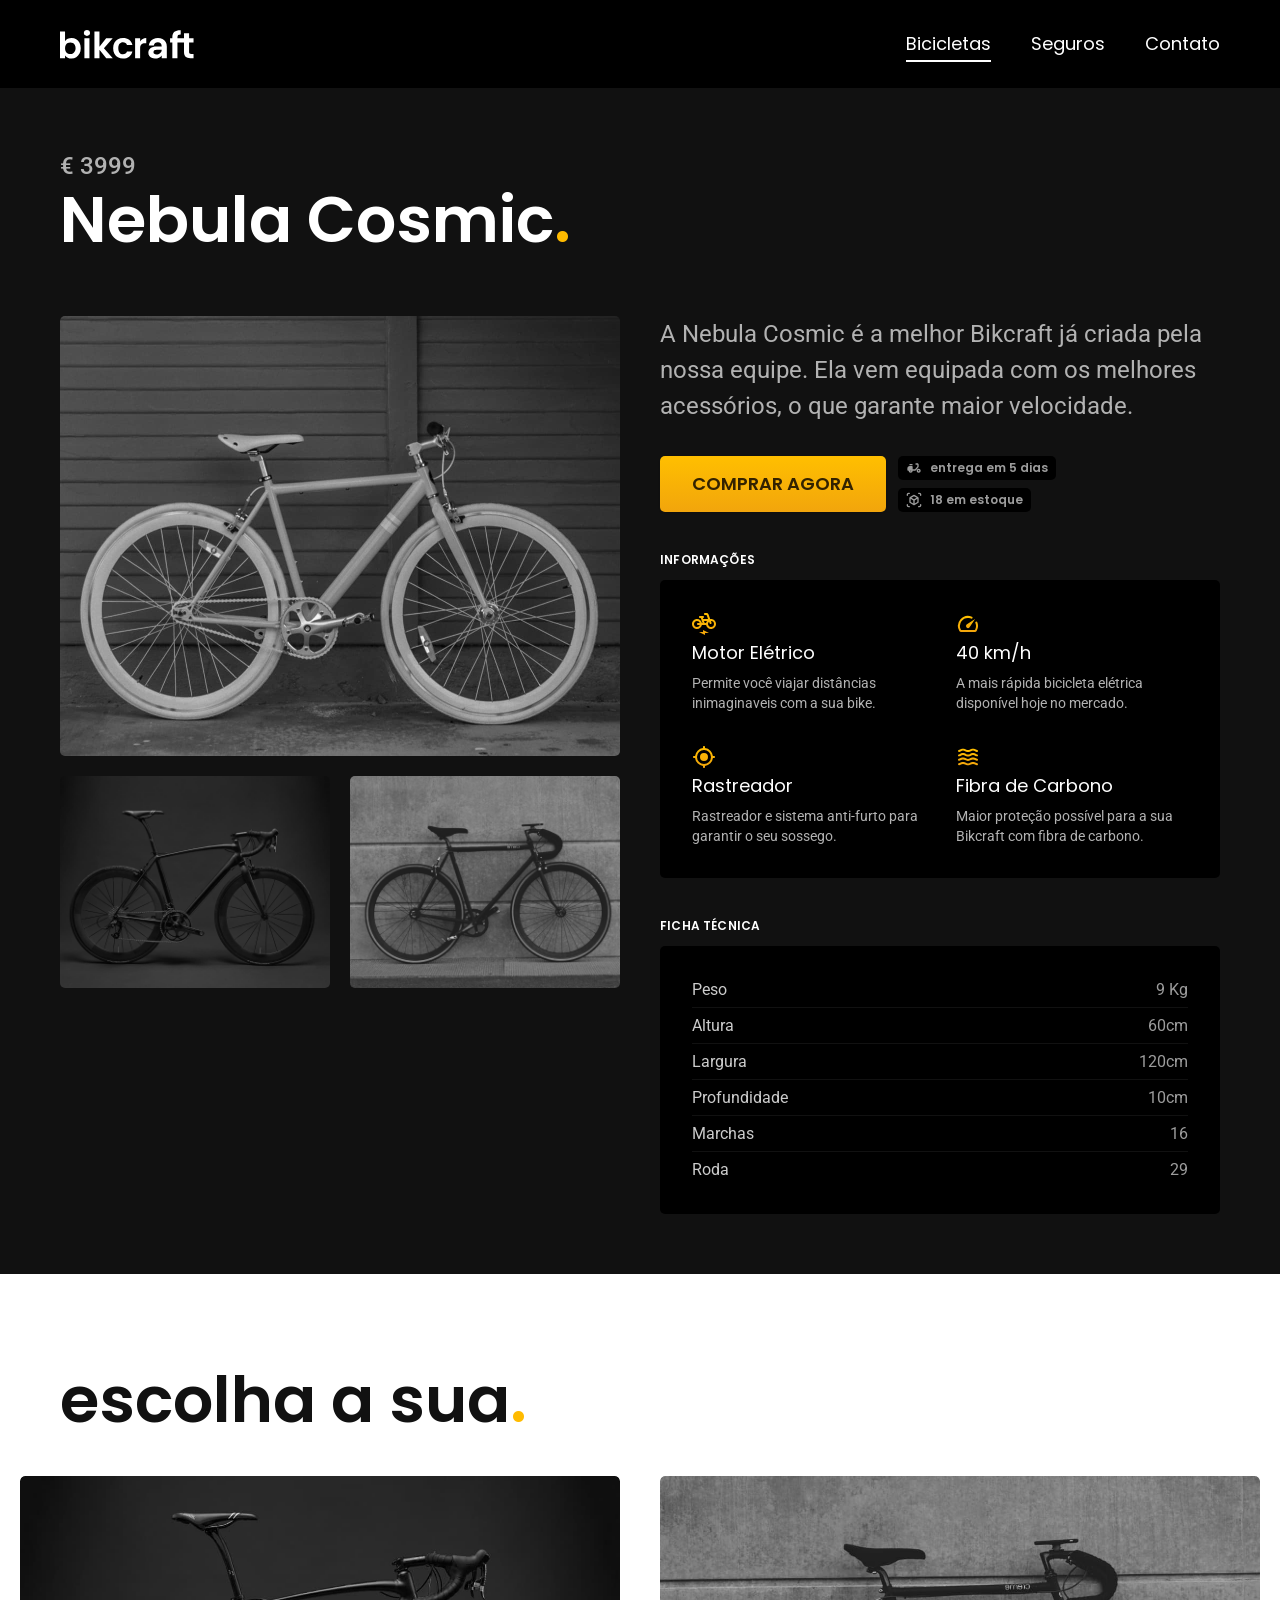
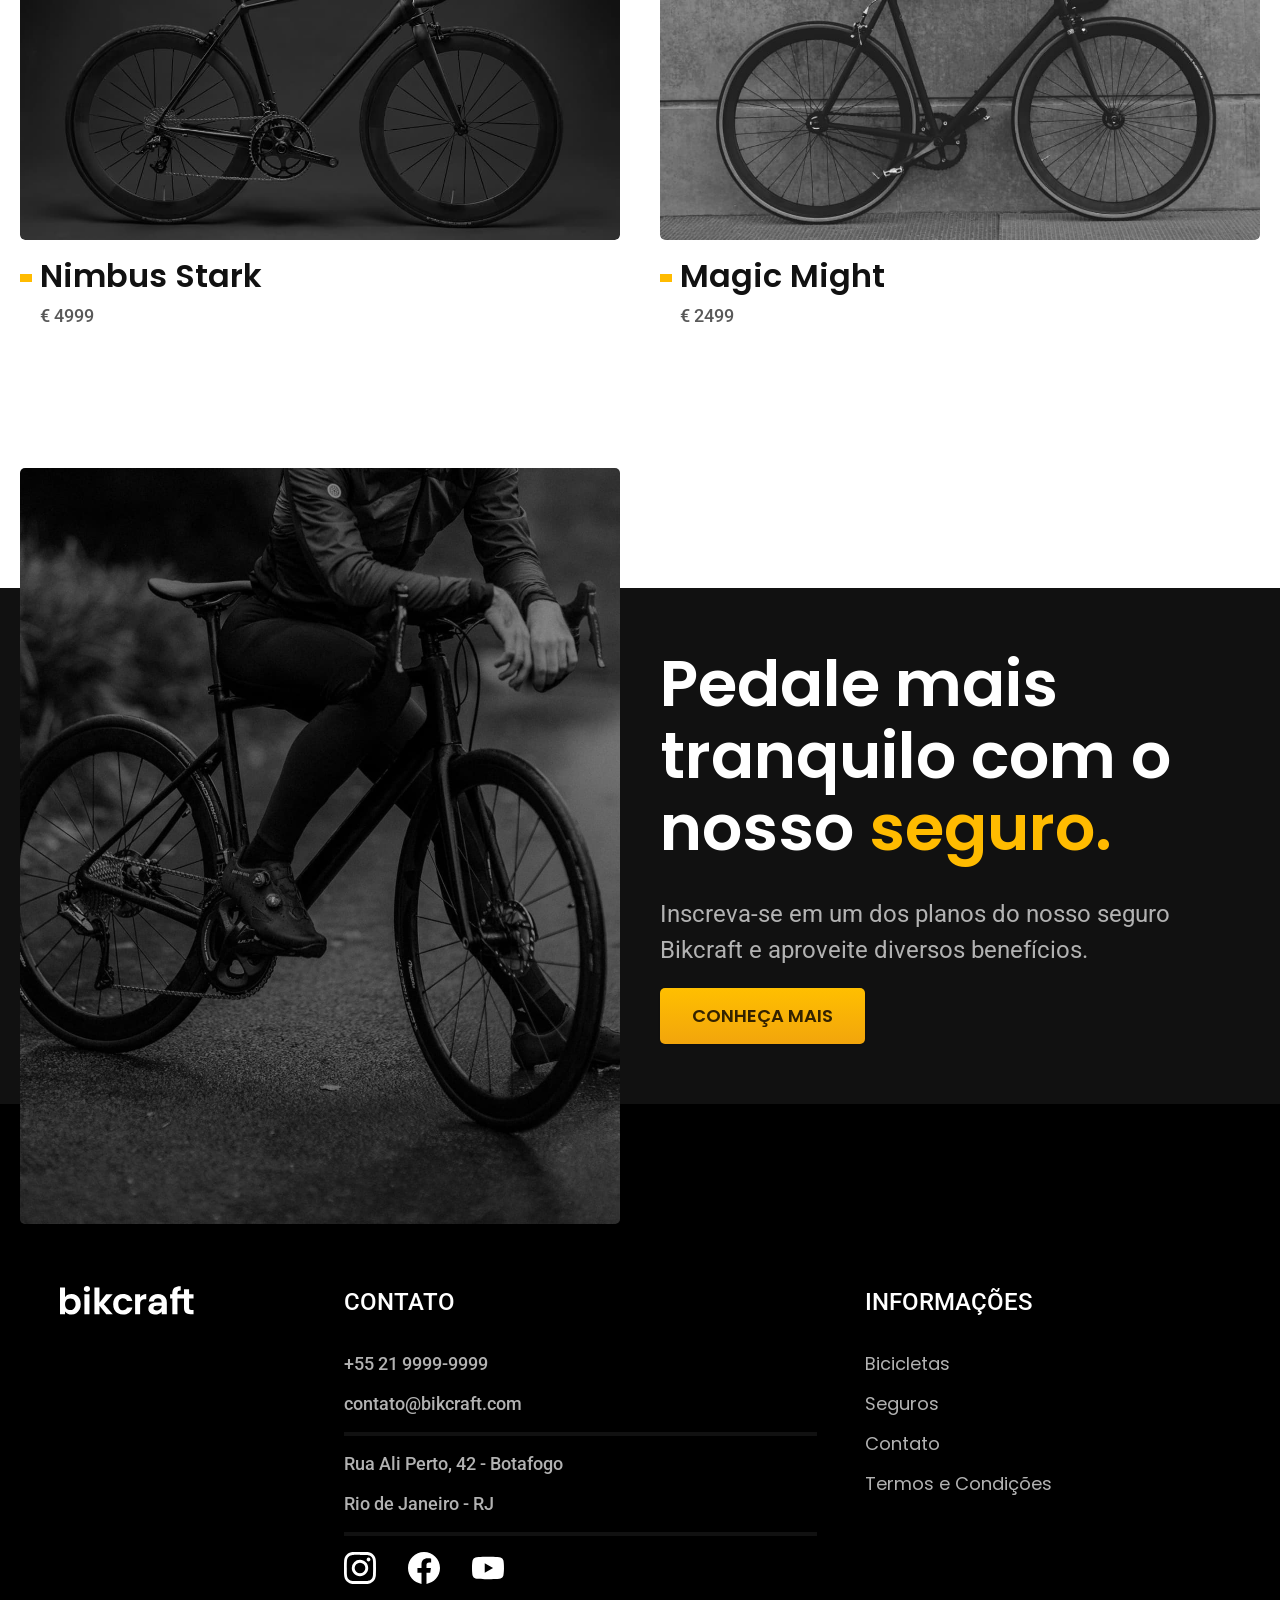
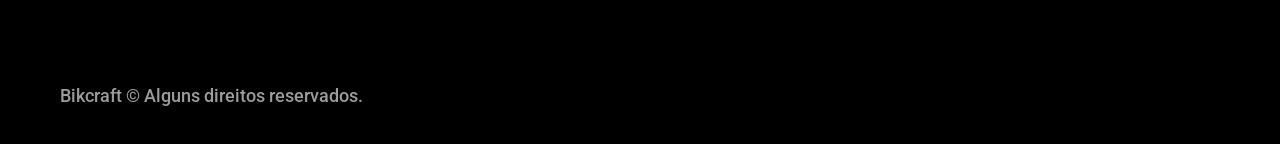
<file: bicicletas/nebula.html>
<!DOCTYPE html>
<html lang="pt">

<head>
  <meta charset="UTF-8">
  <meta name="viewport" content="width=device-width, initial-scale=1.0">
  <title>Nebula Cosmic | Bikcraft</title>
  <link rel="icon" href="../favicon.svg" type="image/svg+xml">
  <meta name="description" content="Bikcraft Bicicleta Nimbus Stark">

  <link rel="preload" href="../css/style.min.css" as="style">
  <link rel="stylesheet" href="../css/style.min.css">

  <link rel="preconnect" href="https://fonts.googleapis.com">
  <link rel="preconnect" href="https://fonts.gstatic.com" crossorigin>
  <link href="https://fonts.googleapis.com/css2?family=Poppins:wght@400;600&family=Roboto:wght@400;500&display=swap" rel="stylesheet">
  <script>document.documentElement.classList.add("js");</script>

<body id="bicicleta-nebula">

  <header class="header-bg">
    <div class="header cor-w container-1">
      <a href="../">
        <img src="../img/bikcraft.svg" alt="bikcraft-logo" width="136" height="32">
      </a>

      <nav aria-label="Primária">
        <ul class="header-menu font-1-m cor-w">
          <li><a class="ativo" href="../bicicletas.html">Bicicletas</a></li>
          <li><a href="../seguros.html">Seguros</a></li>
          <li><a href="../contato.html">Contato</a></li>
        </ul>
      </nav>
    </div>
  </header>

  <main class="pagina-interna-titulo-bg">
    <div aria-labelledby="Bicicleta Nimbus">
      <div class="pagina-interna-titulo container-1 fadeInDown" data-anime="200">
        <span class="font-2-l-b cor-c5">€ 3999</span>
        <h1 id="termos" class="font-1-xxl cor-w">Nebula Cosmic<span class="cor-p1">.</span></h1>
      </div>
    </div>

    <div class="container-1 bicicleta-container">
      <div data-anime="400" class="fadeInDown bicicleta-imagens">
        <img src="../img/bicicleta/nimbus3.jpg" alt="Bicicleta" width="1120" height="880">
        <img src="../img/bicicleta/nimbus1.jpg" alt="Bicicleta" width="1120" height="880">
        <img src="../img/bicicleta/nimbus2.jpg" alt="Bicicleta" width="1120" height="880">
      </div>

      <div data-anime="600" class="fadeInDown bicicleta-conteudo">
        <p class="font-2-l cor-c5">A Nebula Cosmic é a melhor Bikcraft já criada pela nossa equipe. Ela vem equipada com os melhores acessórios, o que garante maior velocidade.</p>
        <div class="bicicleta-comprar">
          <a class="botao-amarelo" href="../orcamento.html?tipo=bikcraft&produto=nebula">COMPRAR AGORA</a>
          <span class="font-1-xs cor-c6"><img src="../img/icones/entrega.svg" alt="" width="16" height="16">entrega em 5 dias</span>
          <span class="font-1-xs cor-c6"><img src="../img/icones/estoque.svg" alt="" width="16" height="16">18 em estoque</span>
        </div>


        <h2 class="font-1-xs cor-w">INFORMAÇÕES</h2>
        <ul class="bicicleta-informacoes">
          <li>
            <img src="../img/icones/eletrica.svg" alt="" width="32" height="32">
            <h3 class="font-1-m cor-w">Motor Elétrico</h3>
            <p class="font-2-xs cor-c5">Permite você viajar distâncias inimaginaveis com a sua bike.</p>
          </li>
          <li>
            <img src="../img/icones/velocidade.svg" alt="" width="32" height="32">
            <h3 class="font-1-m cor-w">40 km/h</h3>
            <p class="font-2-xs cor-c5">A mais rápida bicicleta elétrica disponível hoje no mercado.</p>
          </li>
          <li>
            <img src="../img/icones/rastreador.svg" alt="" width="32" height="32">
            <h3 class="font-1-m cor-w">Rastreador</h3>
            <p class="font-2-xs cor-c5">Rastreador e sistema anti-furto para garantir o seu sossego.</p>
          </li>
          <li>
            <img src="../img/icones/carbono.svg" alt="" width="32" height="32">
            <h3 class="font-1-m cor-w">Fibra de Carbono</h3>
            <p class="font-2-xs cor-c5">Maior proteção possível para a sua Bikcraft com fibra de carbono.</p>
          </li>
        </ul>

        <h2 class="font-1-xs cor-w">FICHA TÉCNICA</h2>
        <ul class="bicicleta-ficha font-2-s cor-c4">
          <li>
            <span>Peso</span>
            <span class="cor-c6">9 Kg</span>
          </li>
          <li>
            <span>Altura</span>
            <span class="cor-c6">60cm</span>
          </li>
          <li>
            <span>Largura</span>
            <span class="cor-c6">120cm</span>
          </li>
          <li>
            <span>Profundidade</span>
            <span class="cor-c6">10cm</span>
          </li>
          <li>
            <span>Marchas</span>
            <span class="cor-c6">16</span>
          </li>
          <li>
            <span>Roda</span>
            <span class="cor-c6">29</span>
          </li>
        </ul>
      </div>
    </div>
  </main>

  <article class="bic-lista-bicicletas cor-c11">
    <h2 class="bic-lista-bic-titulo font-1-xxl container-1">escolha a sua<span class="cor-p1">.</span></h2>

    <ul aria-label="Carrossel de Artigos" class="bic-lista-carrossel">
      <li class="bic-lista-carrossel-item">
        <a href="./nimbus.html">
          <div>
            <img src="../img/bicicletas/nimbus.jpg" alt="bicicleta Nimbus Stark" width="1120" height="680">
          </div>
          <h3 class="font-1-xl decorativo-1">Nimbus Stark</h3>
          <span class="font-2-m cor-c8">€ 4999</span>
        </a>
      </li>

      <li class="bic-lista-carrossel-item">
        <a href="./magic.html">
          <div>
            <img src="../img/bicicletas/magic.jpg" alt="bicicleta Magic Might" width="1120" height="680">
          </div>
          <h3 class="font-1-xl decorativo-1">Magic Might</h3>
          <span class="font-2-m cor-c8">€ 2499</span>
        </a>
      </li>
    </ul>
  </article>

  <article class="bicicleta-seguro-bg">
    <div class="bicicleta-seguro">
      <img src="../img/fotos/seguros.jpg" alt="" width="1360" height="1512">
      <div class="bicicleta-seguro-conteudo">
        <h2 class="font-1-xxl cor-w">Pedale mais tranquilo com o nosso <span class="cor-p1">seguro.</span></h2>
        <p class="font-2-l cor-c5">Inscreva-se em um dos planos do nosso seguro Bikcraft e aproveite diversos benefícios.</p>
        <a class="botao-amarelo" href="../seguros.html">CONHEÇA MAIS</a>
      </div>
    </div>
  </article>

  <footer class="footer-bg">
    <div class="footer cor-w">
      <a href="../index.html">
        <img src="../img/bikcraft.svg" alt="bikcraft-logo" width="136" height="32">
      </a>

      <div class="footer-contato font-2-m cor-c5">
        <h3 id="contato" class="font-2-l-b cor-w">CONTATO</h3>
        <ul aria-labelledby="contato" class="footer-decorativo">
          <li><a href="tel:+552199999999">+55 21 9999-9999</a></li>
          <li><a href="mailto:contato@bikcraft.com">contato@bikcraft.com</a></li>
        </ul>

        <address>
          <ul class="footer-decorativo">
            <li>Rua Ali Perto, 42 - Botafogo</li>
            <li>Rio de Janeiro - RJ</li>
          </ul>
        </address>

        <nav aria-label="Redes Sociais">
          <ul class="footer-redes-sociais">
            <li><a href="../"><img src="../img/redes/instagram.svg" alt="instagram" width="32" height="32"></a></li>
            <li><a href="../"><img src="../img/redes/facebook.svg" alt="facebook" width="32" height="32"></a></li>
            <li><a href="../"><img src="../img/redes/youtube.svg" alt="youtube" width="32" height="32"></a></li>
          </ul>
        </nav>
      </div>

      <div class="footer-informacoes">
        <h3 id="informacoes" class="font-2-l-b">INFORMAÇÕES</h3>
        <nav aria-labelledby="informacoes">
          <ul class="font-1-m cor-c5">
            <li>
              <a href="../bicicletas.html">Bicicletas</a>
            </li>
            <li>
              <a href="../seguros.html">Seguros</a>
            </li>
            <li>
              <a href="../contato.html">Contato</a>
            </li>
            <li>
              <a href="../termos.html">Termos e Condições</a>
            </li>
          </ul>
        </nav>
      </div>

      <p class="copy cor-c6 font-2-m-b">Bikcraft © Alguns direitos reservados.</p>
    </div>
  </footer>

  <script src="../js/plugins/simple-anime.js"></script>
  <script src="../js/script.js"></script>
</body>

</html>
</file>
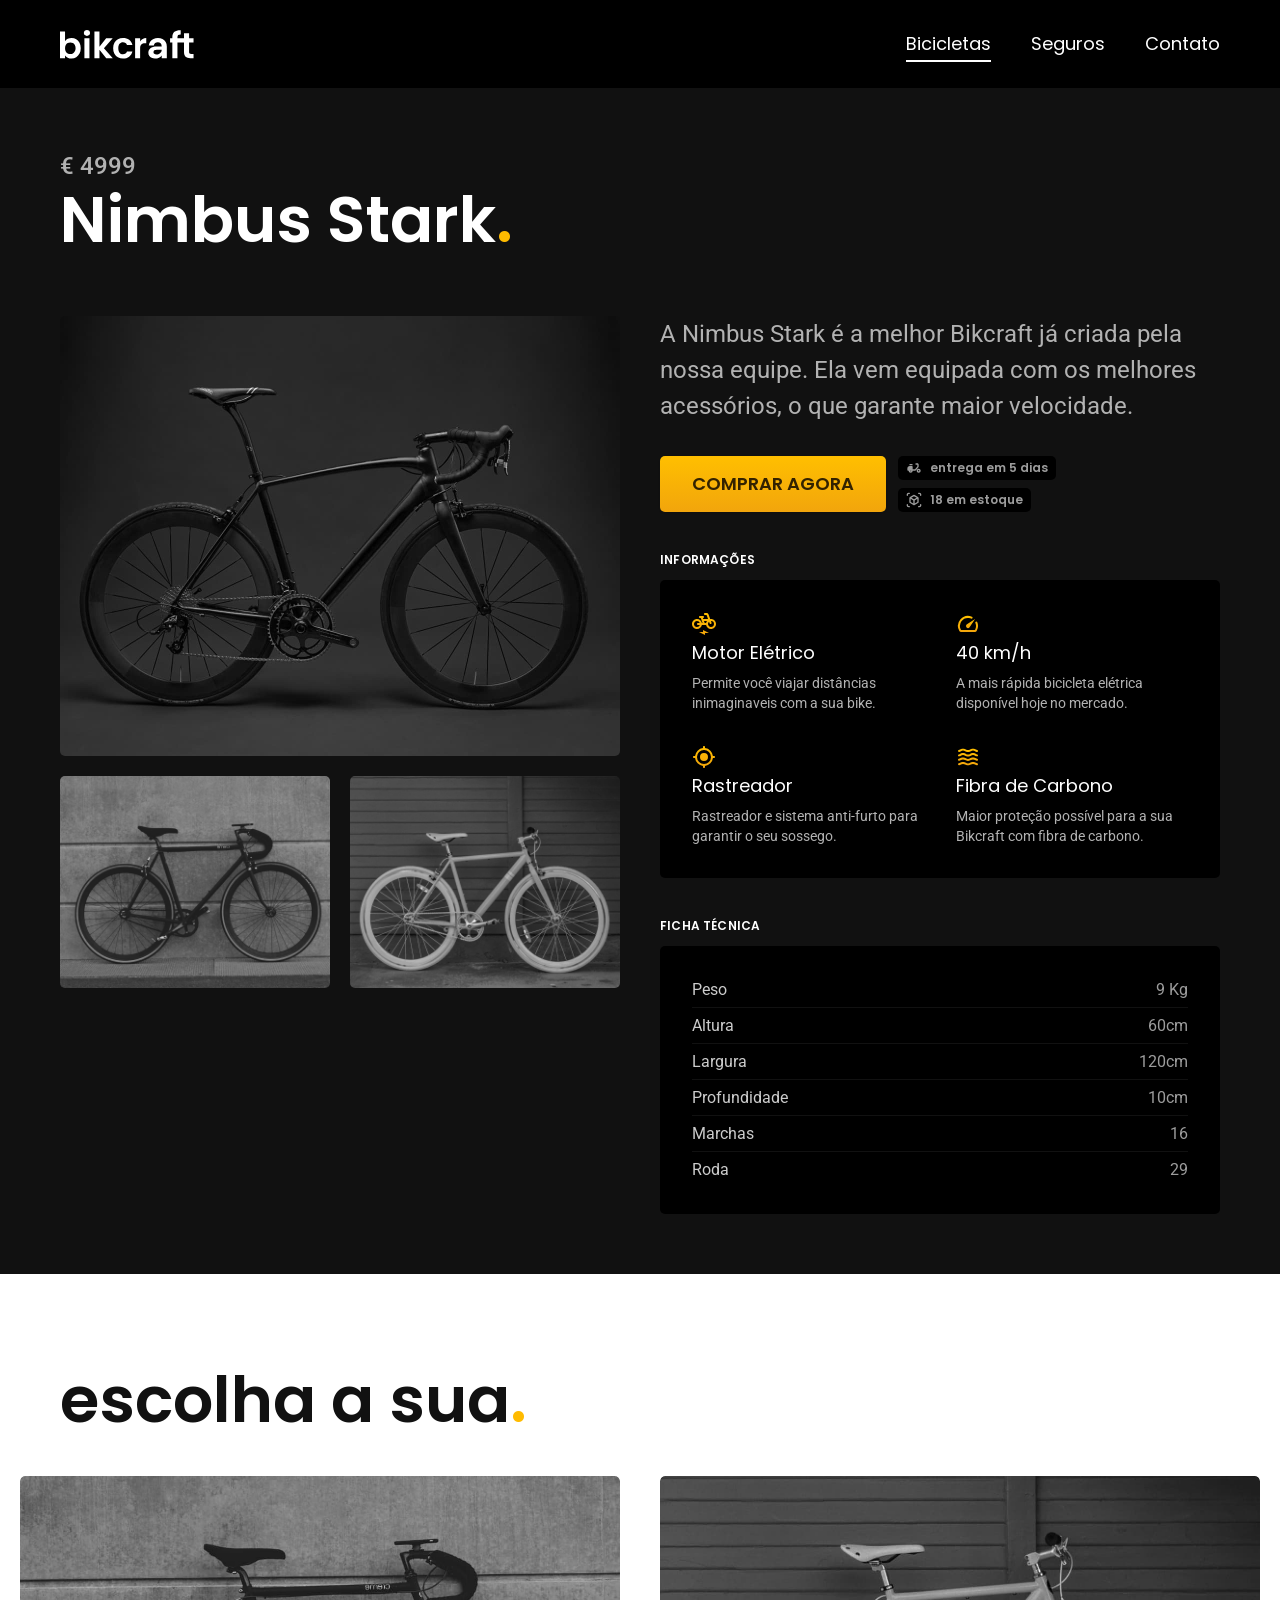
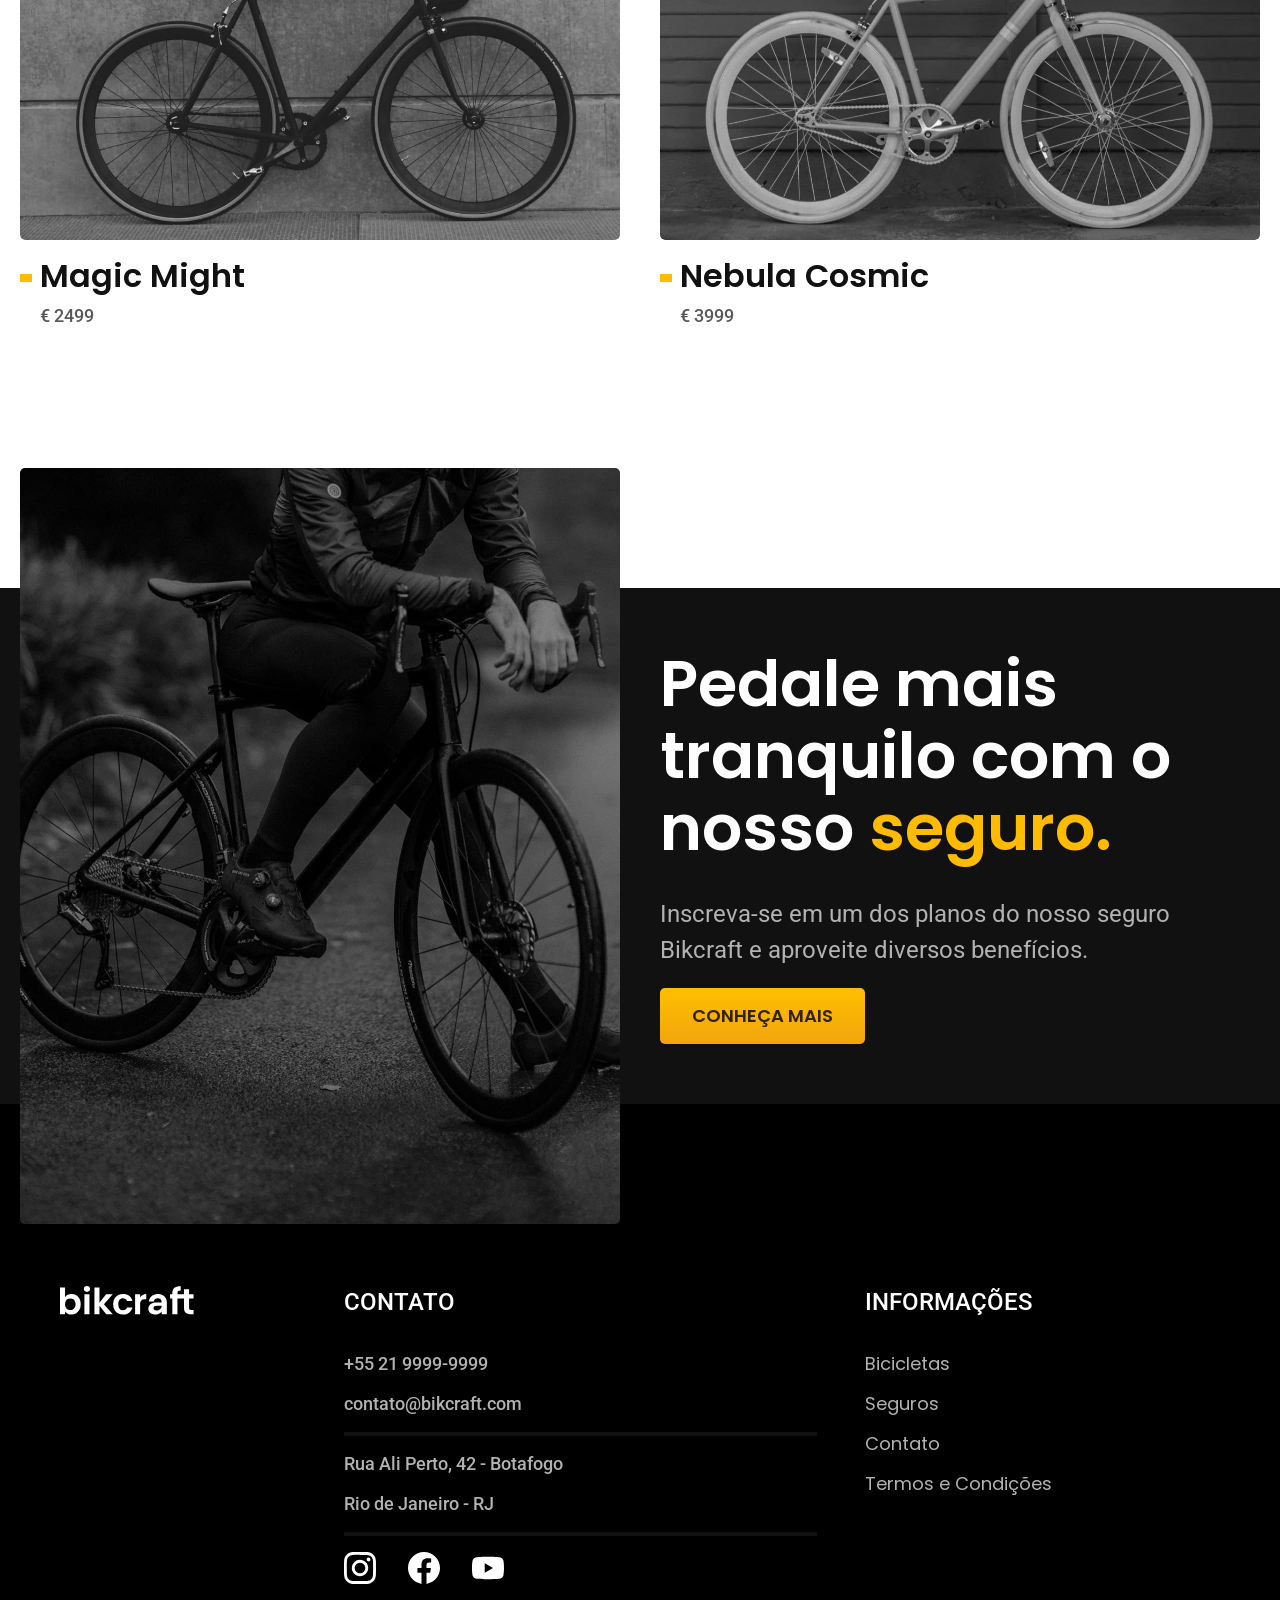
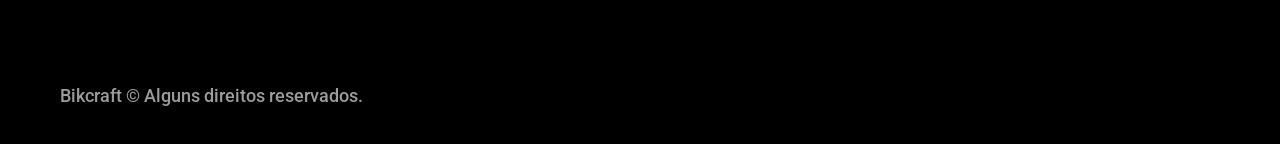
<file: bicicletas/nimbus.html>
<!DOCTYPE html>
<html lang="pt">

<head>
  <meta charset="UTF-8">
  <meta name="viewport" content="width=device-width, initial-scale=1.0">
  <title>Nimbus Stark | Bikcraft</title>
  <link rel="icon" href="../favicon.svg" type="image/svg+xml">
  <meta name="description" content="Bikcraft Bicicleta Nimbus Stark">

  <link rel="preload" href="../css/style.min.css" as="style">
  <link rel="stylesheet" href="../css/style.min.css">

  <link rel="preconnect" href="https://fonts.googleapis.com">
  <link rel="preconnect" href="https://fonts.gstatic.com" crossorigin>
  <link href="https://fonts.googleapis.com/css2?family=Poppins:wght@400;600&family=Roboto:wght@400;500&display=swap" rel="stylesheet">
  <script>document.documentElement.classList.add("js");</script>

<body id="bicicleta-nimbus">

  <header class="header-bg">
    <div class="header cor-w container-1">
      <a href="../">
        <img src="../img/bikcraft.svg" alt="bikcraft-logo" width="136" height="32">
      </a>

      <nav aria-label="Primária">
        <ul class="header-menu font-1-m cor-w">
          <li><a class="ativo" href="../bicicletas.html">Bicicletas</a></li>
          <li><a href="../seguros.html">Seguros</a></li>
          <li><a href="../contato.html">Contato</a></li>
        </ul>
      </nav>
    </div>
  </header>

  <main class="pagina-interna-titulo-bg">
    <div aria-labelledby="Bicicleta Nimbus">
      <div class="pagina-interna-titulo container-1 fadeInDown" data-anime="200">
        <span class="font-2-l-b cor-c5">€ 4999</span>
        <h1 id="termos" class="font-1-xxl cor-w">Nimbus Stark<span class="cor-p1">.</span></h1>
      </div>
    </div>

    <div class="container-1 bicicleta-container">
      <div data-anime="400" class="fadeInDown bicicleta-imagens">
        <img src="../img/bicicleta/nimbus1.jpg" alt="Bicicleta" width="1120" height="880">
        <img src="../img/bicicleta/nimbus2.jpg" alt="Bicicleta" width="1120" height="880">
        <img src="../img/bicicleta/nimbus3.jpg" alt="Bicicleta" width="1120" height="880">
      </div>

      <div data-anime="600" class="fadeInDown bicicleta-conteudo">
        <p class="font-2-l cor-c5">A Nimbus Stark é a melhor Bikcraft já criada pela nossa equipe. Ela vem equipada com os melhores acessórios, o que garante maior velocidade.</p>
        <div class="bicicleta-comprar">
          <a class="botao-amarelo" href="../orcamento.html?tipo=bikcraft&produto=nimbus">COMPRAR AGORA</a>
          <span class="font-1-xs cor-c6"><img src="../img/icones/entrega.svg" alt="" width="16" height="16">entrega em 5 dias</span>
          <span class="font-1-xs cor-c6"><img src="../img/icones/estoque.svg" alt="" width="16" height="16">18 em estoque</span>
        </div>


        <h2 class="font-1-xs cor-w">INFORMAÇÕES</h2>
        <ul class="bicicleta-informacoes">
          <li>
            <img src="../img/icones/eletrica.svg" alt="" width="32" height="32">
            <h3 class="font-1-m cor-w">Motor Elétrico</h3>
            <p class="font-2-xs cor-c5">Permite você viajar distâncias inimaginaveis com a sua bike.</p>
          </li>
          <li>
            <img src="../img/icones/velocidade.svg" alt="" width="32" height="32">
            <h3 class="font-1-m cor-w">40 km/h</h3>
            <p class="font-2-xs cor-c5">A mais rápida bicicleta elétrica disponível hoje no mercado.</p>
          </li>
          <li>
            <img src="../img/icones/rastreador.svg" alt="" width="32" height="32">
            <h3 class="font-1-m cor-w">Rastreador</h3>
            <p class="font-2-xs cor-c5">Rastreador e sistema anti-furto para garantir o seu sossego.</p>
          </li>
          <li>
            <img src="../img/icones/carbono.svg" alt="" width="32" height="32">
            <h3 class="font-1-m cor-w">Fibra de Carbono</h3>
            <p class="font-2-xs cor-c5">Maior proteção possível para a sua Bikcraft com fibra de carbono.</p>
          </li>
        </ul>

        <h2 class="font-1-xs cor-w">FICHA TÉCNICA</h2>
        <ul class="bicicleta-ficha font-2-s cor-c4">
          <li>
            <span>Peso</span>
            <span class="cor-c6">9 Kg</span>
          </li>
          <li>
            <span>Altura</span>
            <span class="cor-c6">60cm</span>
          </li>
          <li>
            <span>Largura</span>
            <span class="cor-c6">120cm</span>
          </li>
          <li>
            <span>Profundidade</span>
            <span class="cor-c6">10cm</span>
          </li>
          <li>
            <span>Marchas</span>
            <span class="cor-c6">16</span>
          </li>
          <li>
            <span>Roda</span>
            <span class="cor-c6">29</span>
          </li>
        </ul>
      </div>
    </div>
  </main>

  <article class="bic-lista-bicicletas cor-c11">
    <h2 class="bic-lista-bic-titulo font-1-xxl container-1">escolha a sua<span class="cor-p1">.</span></h2>

    <ul aria-label="Carrossel de Artigos" class="bic-lista-carrossel">
      <li class="bic-lista-carrossel-item">
        <a href="./magic.html">
          <div>
            <img src="../img/bicicletas/magic.jpg" alt="bicicleta Magic Might" width="1120" height="880">
          </div>
          <h3 class="font-1-xl decorativo-1">Magic Might</h3>
          <span class="font-2-m cor-c8">€ 2499</span>
        </a>
      </li>

      <li class="bic-lista-carrossel-item">
        <a href="./nebula.html">
          <div>
            <img src="../img/bicicletas/nebula.jpg" alt="bicicleta nebula cosmic" width="1120" height="880">
          </div>
          <h3 class="font-1-xl decorativo-1">Nebula Cosmic</h3>
          <span class="font-2-m cor-c8">€ 3999</span>
        </a>
      </li>
    </ul>
  </article>

  <article class="bicicleta-seguro-bg">
    <div class="bicicleta-seguro">
      <img src="../img/fotos/seguros.jpg" alt="" width="1360" height="1512">
      <div class="bicicleta-seguro-conteudo">
        <h2 class="font-1-xxl cor-w">Pedale mais tranquilo com o nosso <span class="cor-p1">seguro.</span></h2>
        <p class="font-2-l cor-c5">Inscreva-se em um dos planos do nosso seguro Bikcraft e aproveite diversos benefícios.</p>
        <a class="botao-amarelo" href="../seguros.html">CONHEÇA MAIS</a>
      </div>
    </div>
  </article>

  <footer class="footer-bg">
    <div class="footer cor-w">
      <a href="../index.html">
        <img src="../img/bikcraft.svg" alt="bikcraft-logo" width="136" height="32">
      </a>

      <div class="footer-contato font-2-m cor-c5">
        <h3 id="contato" class="font-2-l-b cor-w">CONTATO</h3>
        <ul aria-labelledby="contato" class="footer-decorativo">
          <li><a href="tel:+552199999999">+55 21 9999-9999</a></li>
          <li><a href="mailto:contato@bikcraft.com">contato@bikcraft.com</a></li>
        </ul>

        <address>
          <ul class="footer-decorativo">
            <li>Rua Ali Perto, 42 - Botafogo</li>
            <li>Rio de Janeiro - RJ</li>
          </ul>
        </address>

        <nav aria-label="Redes Sociais">
          <ul class="footer-redes-sociais">
            <li><a href="../"><img src="../img/redes/instagram.svg" alt="instagram" width="32" height="32"></a></li>
            <li><a href="../"><img src="../img/redes/facebook.svg" alt="facebook" width="32" height="32"></a></li>
            <li><a href="../"><img src="../img/redes/youtube.svg" alt="youtube" width="32" height="32"></a></li>
          </ul>
        </nav>
      </div>

      <div class="footer-informacoes">
        <h3 id="informacoes" class="font-2-l-b">INFORMAÇÕES</h3>
        <nav aria-labelledby="informacoes">
          <ul class="font-1-m cor-c5">
            <li>
              <a href="../bicicletas.html">Bicicletas</a>
            </li>
            <li>
              <a href="../seguros.html">Seguros</a>
            </li>
            <li>
              <a href="../contato.html">Contato</a>
            </li>
            <li>
              <a href="../termos.html">Termos e Condições</a>
            </li>
          </ul>
        </nav>
      </div>

      <p class="copy cor-c6 font-2-m-b">Bikcraft © Alguns direitos reservados.</p>
    </div>
  </footer>

  <script src="../js/plugins/simple-anime.js"></script>
  <script src="../js/script.js"></script>
</body>

</html>
</file>
<file: css/style.min.css>
a,abbr,acronym,address,applet,article,aside,audio,b,big,blockquote,body,button,canvas,caption,center,cite,code,dd,del,details,dfn,div,dl,dt,em,embed,fieldset,figcaption,figure,footer,form,h1,h2,h3,h4,h5,h6,header,hgroup,html,i,iframe,img,ins,kbd,label,legend,li,mark,menu,nav,object,ol,output,p,pre,q,ruby,s,samp,section,small,span,strike,strong,sub,summary,sup,table,tbody,td,tfoot,th,thead,time,tr,tt,u,ul,var,video{margin:0;padding:0;border:0;font-size:100%;font:inherit;vertical-align:baseline}button{background-color:initial}article,aside,details,figcaption,figure,footer,header,hgroup,menu,nav,section{display:block}body{line-height:1}ol,ul{list-style:none}blockquote,q{quotes:none}blockquote:after,blockquote:before,q:after,q:before{content:"";content:none}table{border-collapse:collapse;border-spacing:0}img,svg{height:auto;max-width:100%;display:block}a{text-decoration:none;color:inherit}img[src$=".jpg"]{border-radius:5px}#contatos,#orcamento{background-color:var(--c1)}.meio-c11-bg{background:linear-gradient(to bottom,var(--c11) 50%,transparent 0)}.pagina-interna-titulo-bg{background-color:var(--c11)}.pagina-interna-titulo{padding-top:60px;padding-bottom:60px}@media (max-width:800px){.pagina-interna-titulo{padding-top:42px;padding-bottom:42px}}.header-bg{background-color:var(--c12)}.header{display:flex;flex-wrap:wrap;align-items:center;justify-content:space-between;padding-top:20px;padding-bottom:20px;gap:20px}.header-menu{display:flex;flex-wrap:wrap;gap:40px}.header-menu a{display:inline-block;padding:12px 0;position:relative}.header-menu a::before{content:'';width:0%;height:2px;position:absolute;background-color:var(--w);left:0;bottom:6px;transition:width .4s ease}.header-menu a.ativo::before,.header-menu a:hover::before{width:100%}@media (max-width:800px){.header-menu{gap:calc(40px - 16px)}.header-menu a{background-color:var(--c11);padding:12px 16px;border-radius:5px}.header-menu a.ativo,.header-menu a:hover{background-color:var(--c10)}.header-menu a.ativo::before,.header-menu a:hover::before{display:none}}@media (max-width:600px){.header-menu{gap:12px}.header-menu a{font-size:.875rem;padding:8px 12px}.header,.header-menu{justify-content:center}.header>:nth-child(2){width:100%}}.footer-bg{background-color:var(--c12)}.footer{max-width:1200px;margin:0 auto;padding:60px 20px 32px 20px;box-sizing:border-box;display:grid;grid-template-columns:2fr 4fr 3fr;gap:80px 48px}.copy{grid-column:1/-1}.footer-contato h3,.footer-informacoes h3{margin-bottom:32px}.footer-contato li,.footer-informacoes li{margin-bottom:16px}.footer-decorativo::after{content:"";display:block;width:100%;height:4px;background-color:var(--c11);margin-bottom:16px}.footer-redes-sociais{display:flex;flex-wrap:wrap;gap:32px}.footer-informacoes a:hover{color:var(--w)}@media (max-width:800px){.footer>a{display:none}.footer{grid-template-columns:4fr 3fr;row-gap:60px}}@media (max-width:600px){.footer{grid-template-columns:1fr}.footer-decorativo::after{max-width:75%}}.js .fadeInDown{transform:translate3d(0,-20px,0)}.js .fadeInUp{transform:translate3d(0,20px,0)}.js .fadeInRight{transform:translate3d(20px,0,0)}.js .fadeInLeft{transform:translate3d(-20px,0,0)}.js [data-anime]{opacity:0}.js .anime{opacity:1;transform:none;transition:transform .8s,opacity .8s}:root{--w:#FFFFFF;--c1:#F7F7F7;--c2:#EDEDED;--c3:#DEDEDE;--c4:#CCCCCC;--c5:#B2B2B2;--c6:#9C9C9C;--c7:#717171;--c8:#595959;--c9:#404040;--c10:#2E2E2E;--c11:#111111;--c12:#000000;--p1:#FFBB00;--p2:#E4A30B;--p3:#A66F00;--p4:#664400;--p5:#332200}.cor-w{color:var(--w)}.cor-c1{color:var(--c1)}.cor-c2{color:var(--c2)}.cor-c3{color:var(--c3)}.cor-c4{color:var(--c4)}.cor-c5{color:var(--c5)}.cor-c6{color:var(--c6)}.cor-c7{color:var(--c7)}.cor-c8{color:var(--c8)}.cor-c9{color:var(--c9)}.cor-c10{color:var(--c10)}.cor-c11{color:var(--c11)}.cor-c12{color:var(--c12)}.cor-p1{color:var(--p1)}.cor-p2{color:var(--p2)}.cor-p3{color:var(--p3)}.cor-p4{color:var(--p4)}.cor-p5{color:var(--p5)}:root{--font-1-xxl:600 4rem/1.125 "Poppins",sans-serif;--font-1-xl:600 2rem/1.25 "Poppins",sans-serif;--font-1-l:400 1.5rem/1.5 "Poppins",sans-serif;--font-2-l:400 1.5rem/1.5 "Roboto",sans-serif;--font-1-m:400 1.125rem/1.333 "Poppins",sans-serif;--font-1-m-b:600 1.125rem/1.333 "Poppins",sans-serif;--font-2-m:500 1.125rem/1.333 "Roboto",sans-serif;--font-1-s:400 1rem/1.5 "Poppins",sans-serif;--font-2-s:400 1rem/1.5 "Roboto",sans-serif;--font-2-xs:400 0.875rem/1.43 "Roboto",sans-serif;--font-1-xs:600 0.75rem/1.333 "Poppins",sans-serif;--font-3-xl:900 2rem/1.333 "Merriweather",serif}.font-3-xl{font:var(--font-3-xl);font-style:italic}.font-1-xxl{font:var(--font-1-xxl)}.font-1-xl{font:var(--font-1-xl)}.font-1-l{font:var(--font-1-l)}.font-2-l{font:var(--font-2-l)}.font-2-l-b{font:500 1.5rem/1.5 Roboto,sans-serif;text-transform:uppercase;letter-spacing:1.5%}.font-1-m{font:var(--font-1-m)}.font-1-m-b{font:var(--font-1-m-b)}.font-2-m{font:var(--font-2-m)}.font-1-s{font:var(--font-1-s)}.font-2-s{font:var(--font-2-s)}.font-2-xs{font:var(--font-2-xs)}.font-1-xs{font:var(--font-1-xs)}.font-2-m-b{font:500 1.125rem/1.78 Roboto,sans-serif;letter-spacing:1.5%}@media (max-width:1200px){.font-1-xxl{font-size:3rem}.font-2-l,.font-2-l-b{font-size:1.125rem}}@media (max-width:800px){.font-1-xxl{font-size:2rem}.font-1-xl{font-size:1.13rem}.font-1-l{font-size:1.125rem}.font-3-xl{font-size:1.5rem}}.container-1{box-sizing:border-box;max-width:1200px;padding-left:20px;padding-right:20px;margin-left:auto;margin-right:auto}[class^=botao]{display:inline-block;padding:16px 32px;border-radius:5px;box-shadow:0 1px 2px 0 rgba(0,0,0,.1);font:var(--font-1-m-b);cursor:pointer}.botao-amarelo{background:linear-gradient(to bottom,#ffbf00,#f2a50c);color:var(--p5)}.botao-cinza{background:var(--c10);color:var(--c4)}.link-1{font:600 1.5rem/1.5 Poppins,sans-serif;color:var(--p1);display:inline-block;text-transform:uppercase}.link-1::after{content:"";display:block;width:100%;height:4px;background-color:currentColor}.botao-amarelo:hover{background:linear-gradient(to top,#f2a50c,var(--p2))}.botao-cinza:hover{background:var(--c9)}.link-1:hover{color:var(--w)}@media (max-width:600px){[class^=botao]{padding:12px 24px;font-size:1rem}}.decorativo-1::before{content:"";display:block;width:12px;height:8px;background-color:var(--p1)}@media (min-width:1400px){.decorativo-2-bottom-left{position:relative}.decorativo-2-bottom-left::after{content:"";display:block;width:52px;height:52px;background-image:url('../img/dec/bottom-left.svg');position:absolute;bottom:0;background-repeat:no-repeat;background-position:center;padding:40px}}.decorativo-3{content:"";display:block;width:18px;height:10px;background-image:url('../img/icones/seta.svg')}.introducao-bg{background:linear-gradient(to bottom,var(--c12) calc(100% - 120px),transparent 120px)}.introducao{display:grid;grid-template-columns:1fr 1fr;gap:20px;align-items:center}.intro-principal{margin-bottom:120px}.intro-principal h1{max-width:25ch}.intro-texto{padding:32px 0 20px 0;max-width:50ch}.img-introducao img{object-fit:cover}.introducao-bg::after{margin-bottom:120px}@media (min-width:1320px){.img-introducao{margin-right:-80px}}@media (max-width:800px){.introducao-bg{background:linear-gradient(to bottom,var(--c11) calc(100% - 120px),transparent 120px)}.introducao{padding-top:42px;grid-template-columns:1fr}.intro-principal{margin-bottom:0}.img-introducao img{content:url("../img/bicicleta/nimbus1.jpg");width:100%;max-height:450px}}.tecnologia-bg{background:linear-gradient(#fff 80px,var(--c11) 80px,var(--c11) calc(100% - 80px),#fff calc(100% - 80px))}.tecnologia{margin-top:120px;display:grid;grid-template-columns:1fr 1fr;gap:40px;align-items:center}.tecnologia-img{align-self:stretch}.tecnologia-img img{width:100%;height:100%;object-fit:cover;object-position:center left}.tecnologia-principal{padding-top:160px;padding-bottom:160px}.tecnologia-principal h2,.tecnologia-principal>p{margin-bottom:20px}.tecnologia-principal h3{margin-bottom:32px}.tecnologia-principal>a{margin-bottom:80px}.tecnologia-descricao{display:flex;flex-wrap:wrap;gap:40px}.tecnologia-descricao li{flex:1}.tecnologia-descricao h4::before{content:"";display:block;width:24px;height:24px;margin-bottom:8px;background:url('../img/icones/eletrica.svg');background-size:contain}.tecnologia-descricao li:not(:first-child) h4::before{background:url('../img/icones/rastreador.svg');background-size:contain}.tecnologia-descricao h4{margin-bottom:8px}.tecnologia-bg::after{margin-bottom:80px}@media (max-width:800px){.tecnologia-bg{background:var(--c11)}.tecnologia{grid-template-columns:1fr}.tecnologia-principal{padding-bottom:60px;padding-top:60px}.tecnologia-img{display:none}}@media (max-width:600px){.tecnologia-descricao>:nth-child(2){flex:0 0 100%}}.parceiros h2{padding-top:120px;padding-bottom:60px}.parceiros-lista-container{max-width:1400px;box-sizing:border-box;margin:0 auto;padding:0 20px}.parceiros-lista{display:grid;gap:2px;grid-template-columns:repeat(4,1fr);background-color:var(--c2)}.parceiro{padding:40px;display:grid;place-content:center;background-color:var(--w)}.parceiro img{object-fit:contain}@media (max-width:800px){.parceiros h2{padding-top:60px;padding-bottom:30px}.parceiros-lista{grid-template-columns:repeat(2,1fr)}.parceiro{padding:32px}.parceiro img{transform:scale(.8)}}@media (max-width:600px){.parceiro{padding:20px}}.home-depoimento{margin-top:120px;background-color:var(--p1);display:grid;grid-template-columns:1fr 1fr;gap:40px}.depoimento-imagem{content:"";background-image:url('../img/fotos/depoimento.jpg');width:100%;height:100%;background-repeat:no-repeat;background-size:cover;background-position:center}.depoimento-principal{padding:40px 40px 40px 0;display:flex;flex-direction:column;gap:20px}.depoimento-texto{padding-top:120px;display:flex;flex-wrap:wrap;align-content:end;align-items:flex-end}.depoimento-texto p{max-width:40ch;display:flex}.depoimento-texto p::after,.depoimento-texto p::before{content:'“';color:var(--p2);font-size:6rem;line-height:1}.depoimento-texto p::before{align-self:flex-start}.depoimento-texto p::after{align-self:flex-end;transform:scale(-1,-1)}.depoimento-texto span{padding:45px}.depoimento-principal>:last-child{align-self:flex-end}@media (max-width:1200px){.depoimento-texto{padding-top:45px}}@media (max-width:800px){.home-depoimento{margin-top:60px;grid-template-columns:1fr;grid-template-rows:2fr 3fr;justify-items:center;gap:20px}.depoimento-principal img{display:none}.depoimento-principal{padding:0 20px 0 20px}.depoimento-texto{padding-top:0}.depoimento-texto span{padding-top:20px;padding-bottom:0;margin:0 auto}.depoimento-texto p{margin:0 auto}.depoimento-texto p::after,.depoimento-texto p::before{font-size:3rem}}.bicicletas{padding-top:60px;padding-bottom:60px}.bicicletas-bg{padding-top:60px;padding-bottom:60px}.bicicletas-bg:nth-child(2n){background:linear-gradient(to right,transparent 20%,var(--c11) 20%)}.bicicletas-item{display:grid;grid-template-columns:1fr 1fr;gap:40px}.bicicletas-imagem{position:relative}.bicicletas-imagem img{width:100%;height:100%;object-fit:cover}.bicicletas-imagem span{display:block;position:absolute;top:20px;right:0;padding:8px 16px 8px 8px;background-color:var(--c12);border-radius:5px 0 0 5px}.bicicletas-conteudo{align-self:center}.bicicletas-conteudo>h2::before{margin-bottom:8px}.bicicletas-conteudo>p{margin-top:20px;max-width:40ch}.bicicletas-conteudo>div{margin-top:32px;display:grid;grid-template-columns:1fr 1fr}.bicicletas-conteudo li{display:flex;gap:8px}.bicicletas-conteudo li+li{margin-top:16px}.bicicletas-conteudo img{object-fit:contain}.bicicletas-conteudo a{place-self:end;display:flex;align-items:center;gap:16px}@media (max-width:800px){.bicicletas-bg:nth-child(2n){background:var(--c11)}.bicicletas{padding-top:0;padding-bottom:0}.bicicletas-item{grid-template-columns:1fr;gap:40px}.bicicletas-conteudo>div{margin-top:32px;display:grid;grid-template-columns:1fr}.bicicletas-conteudo ul{display:grid;grid-template-columns:1fr 1fr;gap:16px 8px}.bicicletas-conteudo li+li{margin-top:0}.bicicletas-conteudo a{place-self:start;margin-top:32px}}.bic-lista-bicicletas{padding:120px 20px 0;box-sizing:border-box}[id^=bicicleta-] .bic-lista-bicicletas{padding:90px 20px 120px}.bic-lista-bic-titulo{margin-bottom:40px}.bic-lista-carrossel{max-width:1460px;margin:0 auto;padding-bottom:20px;justify-content:safe center;display:flex;overflow:auto;gap:40px}.bic-lista-carrossel-item{min-width:280px}.bic-lista-carrossel-item a{display:block}.bic-lista-carrossel-item .decorativo-1::before{display:inline-block;vertical-align:middle;margin-right:8px;transition:.3s}.bic-lista-carrossel-item a>div:first-child{border-radius:5px;margin-bottom:16px}.bic-lista-carrossel-item h3{margin-bottom:8px}.bic-lista-carrossel-item span{margin-left:20px}.bic-lista-carrossel-item:hover .decorativo-1::before{padding-right:12px}.bic-lista-carrossel-item a>div:first-child{overflow:hidden}.bic-lista-carrossel-item img{transition:.3s}.bic-lista-carrossel-item:hover img{transform:scale(1.1)}@media (max-width:800px){.bic-lista-bicicletas{padding-top:60px}.bic-lista-carrossel{gap:20px}[id^=bicicleta-] .bic-lista-bicicletas{padding:45px 20px 60px}}.bicicleta-container{display:grid;grid-template-columns:1fr 1fr;gap:40px;align-items:start;padding-bottom:60px}.bicicleta-imagens{display:flex;flex-wrap:wrap;gap:20px}.bicicleta-imagens img{flex:1;min-width:200px;cursor:pointer}.bicicleta-imagens img:first-child{min-width:100%;cursor:initial}.bicicleta-conteudo>p{margin-bottom:32px}.bicicleta-comprar{display:grid;grid-template-columns:max-content auto;gap:8px 12px;margin-bottom:40px}.bicicleta-comprar a{grid-row:span 2;place-self:center start}.bicicleta-comprar span{place-self:center start;display:flex;gap:8px;padding:4px 8px;background-color:var(--c12);border-radius:5px}.bicicleta-comprar span img{object-fit:contain}.bicicleta-conteudo h2{text-transform:uppercase;letter-spacing:.015em;margin-bottom:12px}.bicicleta-ficha,.bicicleta-informacoes{padding:32px;background-color:var(--c12);border-radius:5px}.bicicleta-informacoes{display:grid;gap:32px;grid-template-columns:1fr 1fr;margin-bottom:40px}.bicicleta-informacoes img{width:24px;object-fit:contain;margin-bottom:5px}.bicicleta-informacoes h3{margin-bottom:8px}.bicicleta-ficha li:not(:last-child){padding-bottom:5px;border-bottom:1px var(--c11) solid;margin-bottom:6px}.bicicleta-ficha li{display:flex;justify-content:space-between}@media (max-width:800px){.bicicleta-container{padding-bottom:30px;grid-template-columns:1fr}.bicicleta-imagens{display:flex;flex-wrap:nowrap;gap:20px;overflow:auto;padding-bottom:20px}.bicicleta-imagens img,.bicicleta-imagens img:first-child{cursor:initial;min-width:340px}}@media (max-width:600px){.bicicleta-comprar,.bicicleta-informacoes{grid-template-columns:1fr}}.bicicleta-seguro-bg{background-color:var(--c11);box-shadow:inset 0 120px 0 0 var(--w),inset 0 -120px 0 0 var(--c12)}.bicicleta-seguro{max-width:1400px;box-sizing:border-box;margin:0 auto;padding-left:20px;padding-right:20px;display:grid;grid-template-columns:1fr 1fr;gap:40px}.bicicleta-seguro img{width:100%;height:100%;object-fit:cover}.bicicleta-seguro-conteudo{align-self:center;padding:180px 0}.bicicleta-seguro-conteudo h2{margin-bottom:32px;max-width:15ch}.bicicleta-seguro-conteudo p{margin-bottom:20px;max-width:40ch}@media (max-width:600px){.bicicleta-seguro-bg{background-color:var(--c11);box-shadow:none}.bicicleta-seguro-conteudo{padding:0 0}.bicicleta-seguro{grid-template-columns:1fr;padding-top:45px;padding-bottom:45px}.bicicleta-seguro img{max-height:200px}.bicicleta-seguro-conteudo h2,.bicicleta-seguro-conteudo p{max-width:100%}}.seguros-bg{background-color:var(--c11)}.seguros{padding-top:60px;padding-bottom:120px}.seguros a,.seguros-beneficios li:first-child{margin-top:32px}.seguros-beneficios li+li{margin-top:20px}.seguros>ul{padding-top:60px;display:grid;grid-template-columns:1fr 1fr;align-items:center;gap:40px}#seguros .seguros>ul{padding-top:0}.seguros>ul>li{background-color:var(--c12);padding:32px 32px 32px 64px;border-radius:5px}.seguro-plano{display:flex;justify-content:space-between;flex-wrap:wrap}.seguro-plano :last-child{text-align:end;width:100%}.seguros-beneficios li{position:relative}.seguros-beneficios li::before{content:"";display:block;position:absolute;width:13px;height:9px;background-image:url('../img/icones/lista.svg');left:-20px;top:8px}@media (max-width:800px){.seguros{padding-bottom:60px}#seguros .seguros{padding-top:0}.seguros>ul{grid-template-columns:1fr}.seguros-beneficios li{font:var(--font-2-xs)}.seguros-beneficios li+li{margin-top:12px}.seguros a,.seguros-beneficios li:first-child{margin-top:24px}#home .seguros>ul{padding-top:30px}}.faq{padding-top:120px;padding-bottom:120px}.perguntas{margin-top:90px}.perguntas>div{padding:20px;position:relative}.perguntas>div:nth-child(odd){background-color:var(--c1);border-radius:5px}.perguntas button{width:100%;padding-right:60px;display:flex;align-items:center;gap:8px;cursor:pointer}.perguntas dd{max-width:75ch;padding-left:21px;padding-top:16px}.js .perguntas dd{display:none}.js .perguntas dd.faq-ativo{display:block}.perguntas button::after{content:"";display:block;width:14px;height:6px;background-image:url("../img/icones/seta-abrir.svg");position:absolute;right:30px;padding:auto 0;transform:scale(1,-1);transition:.2s}.perguntas button[aria-expanded=true]::after{transform:scale(1,1)}.vantagens-bg{background-color:var(--c12)}.vantagens{padding-top:120px;padding-bottom:120px}.vantagens-lista{margin-top:90px;display:grid;grid-template-columns:repeat(auto-fit,minmax(280px,max-content));gap:40px}.vantagens-lista li{display:grid;gap:8px}.vantagens-lista li img{width:32px;object-fit:contain}@media (max-width:800px){.vantagens{padding-top:60px;padding-bottom:60px}.vantagens-lista{margin-top:45px}}.contato{display:grid;grid-template-columns:5fr 7fr}.contato-dados,.contato-formulario{box-shadow:0 1px 2px 0 rgba(0,0,0,.1);padding:60px}.contato-dados{background-color:var(--c12);border-radius:5px 0 0 5px}.contato-formulario{background-color:var(--w);border-radius:0 5px 5px 0}.contato-dados h2{margin-bottom:60px}.contato-endereco{margin-bottom:32px;padding-left:28px;background:url("../img/icones/local.svg") no-repeat;display:grid;gap:8px}.contato-meios li{padding-left:28px;display:block;max-width:max-content}.contato-meios li:first-child{background:url("../img/icones/email.svg") no-repeat;margin-bottom:8px}.contato-meios li:last-child{margin-top:32px;margin-bottom:60px;background:url("../img/icones/telefone.svg") no-repeat}.contato-redes{display:flex;flex-wrap:wrap;padding-left:28px;gap:32px}.contato-meios a:hover{color:var(--w)}.contato-redes a:hover{transform:scale(1.1)}.contato-redes a:hover svg path{fill:var(--w)}@media (max-width:800px){.contato{grid-template-columns:1fr}.contato-dados,.contato-formulario{padding:30px}.contato-dados{border-radius:5px 5px 0 0}.contato-formulario{border-radius:0 0 5px 5px}.contato-dados h2{margin-bottom:30px}.contato-endereco{margin-bottom:20px;gap:4px}.contato-meios li:first-child{margin-bottom:4px}.contato-meios li:last-child{margin-top:20px;margin-bottom:30px}}.formulario{display:grid;grid-template-columns:1fr 1fr;gap:20px}.formulario .colToda{grid-column:1/-1}.formulario button{place-self:start;grid-column:1/-1}.formulario label{display:block;margin-bottom:4px;font:var(--font-1-s);color:var(--c11)}.formulario input[type=email],.formulario input[type=text],.formulario textarea{font:var(--font-2-s);color:var(--c11);width:100%;padding:12px;background-color:var(--c1);border:1px var(--c2) solid;border-radius:5px;box-sizing:border-box}.formulario .termos-checkbox{display:flex;gap:12px;align-items:center}.formulario .termos-checkbox a{text-decoration:underline}.formulario input[type=checkbox]{appearance:none;-moz-appearance:none;-webkit-appearance:none;min-width:32px;height:32px;margin:0;border-radius:5px;border:1px var(--c4) solid;background-color:var(--c1);cursor:pointer}.formulario input[type=checkbox]:checked,.formulario input[type=email]:focus,.formulario input[type=text]:focus,.formulario textarea:focus{outline:0;background-color:var(--w);border:1px var(--p1) solid;box-shadow:0 0 0 2px #fea}.formulario input[type=checkbox]:checked{background-image:url("data:image/svg+xml,%3Csvg width='13' height='9' fill='none' xmlns='http://www.w3.org/2000/svg'%3E%3Cpath fill-rule='evenodd' clip-rule='evenodd' d='M12.707.293a1 1 0 0 1 0 1.414l-7 7a1 1 0 0 1-1.414 0l-4-4a1 1 0 0 1 1.414-1.414L5 6.586 11.293.293a1 1 0 0 1 1.414 0Z' fill='%23FB0'/%3E%3C/svg%3E");background-position:center;background-repeat:no-repeat;background-size:16px;border:1px var(--p1) solid;box-shadow:none}.formulario .termos-checkbox a:hover{color:var(--p1)}@media (max-width:600px){.formulario{grid-template-columns:1fr}.formulario input[type=checkbox]{transform:scale(.8)}}.lojas{margin-bottom:120px;margin-top:120px;display:flex;gap:60px 40px;flex-wrap:wrap}.lojas h2{width:100%}.lojas-item{flex:1 300px;box-shadow:0 1px 2px 0 rgba(0,0,0,.1);border-radius:0 0 5px 5px}.lojas-item>img{border-radius:0;width:100%;object-fit:cover}.lojas-conteudo{padding:32px}.lojas-conteudo h3,.lojas-conteudo p{display:flex;align-items:center;gap:8px}.lojas-conteudo h3{margin-left:4px;gap:12px}.lojas-dados{padding:32px 0 32px 28px;display:flex;flex-wrap:wrap;gap:32px}.lojas-dados>div{flex:1 160px;padding-left:12px;border-left:2px var(--c2) solid}.lojas-dados>div p{white-space:nowrap}.lojas-dados>div p:first-child{margin-bottom:12px}@media (max-width:800px){.lojas{margin-bottom:60px;margin-top:60px;gap:30px 20px}}#orcamento-bikcraft,#orcamento-seguro,.orcamento-conteudo label span,.orcamento-conteudo>div>div{display:none}.orcamento-conteudo input:checked+label span,.orcamento-tipo>#bikcraft:checked~#orcamento-bikcraft,.orcamento-tipo>#seguro:checked~#orcamento-seguro{display:block}.orcamento{display:grid;grid-template-columns:5fr 7fr;margin-bottom:120px}.orcamento h2{text-transform:uppercase;position:relative;display:flex;align-items:center}.orcamento h2::before{content:"";width:4px;height:8px;background-color:var(--p1);position:absolute;left:-12px}.orcamento-dados,.orcamento-tipo{box-shadow:0 1px 2px 0 rgba(0,0,0,.1);padding:60px}.orcamento-tipo{background-color:var(--c12);border-radius:5px 0 0 5px;display:grid;grid-template-columns:1fr 1fr;align-content:start;gap:20px}.orcamento-tipo>*{grid-column:1/-1}.orcamento-tipo input{opacity:0;position:absolute;pointer-events:none}.orcamento-tipo label{font:400 1rem/1.5 Poppins,sans-serif;color:var(--c4);background-color:var(--c10);padding:12px 16px;border:1px transparent solid;cursor:pointer;display:grid;grid-template-columns:auto 1fr auto;align-items:center}.orcamento-tipo label:hover{background-color:var(--c9)}.orcamento-tipo>label{border-radius:5px;grid-column:initial;margin-bottom:40px}.orcamento-tipo>input:focus+label{border:1px var(--p1) solid;box-shadow:0 0 0 2px #fea}.orcamento-tipo input:checked+label{background-color:var(--w);color:var(--c11)}.orcamento-tipo label:before{content:"";display:inline-block;width:12px;height:12px;border:1px solid var(--c6);border-radius:50%;box-sizing:border-box;margin-right:8px}.orcamento-tipo input:checked+label:before{border-color:var(--c7);box-shadow:inset 0 0 0 3px var(--w),inset 0 0 0 5px var(--c7)}.orcamento-conteudo h2{margin-bottom:24px}.orcamento-conteudo>div{margin-top:20px;border-radius:5px;border:1px transparent solid;overflow:hidden}.orcamento-conteudo>div:focus-within{border:1px var(--p1) solid;box-shadow:0 0 0 2px #fea}.orcamento-conteudo input:checked+label+div{background-color:var(--w);padding:4px 16px 16px 36px;display:grid;grid-template-columns:1fr 1fr;gap:16px;align-items:center}.orcamento-conteudo li{font:var(--font-1-xs);color:var(--c8);display:flex;align-items:center;gap:8px}.orcamento-conteudo li+li{margin-top:8px}.orcamento-conteudo li img{width:16px;object-fit:contain}.orcamento-dados{background-color:var(--w);border-radius:0 5px 5px 0}@media (max-width:1200px){.orcamento-dados,.orcamento-tipo{padding:30px}}@media (max-width:800px){.orcamento{margin-bottom:60px;grid-template-columns:1fr}.orcamento-tipo>label{margin-bottom:0}.orcamento-tipo{border-radius:5px 5px 0 0;box-shadow:none}.orcamento-dados{border-radius:0 0 5px 5px}}@media (max-width:600px){.orcamento-conteudo input:checked+label+div{grid-template-columns:1fr;padding:4px 16px 16px 16px}}@media (max-width:400px){.orcamento-tipo>label{grid-column:1/-1}}.termos{padding-top:120px;padding-bottom:120px}.termos>ul>li:not(:first-child){margin-top:48px}.termos p{max-width:75ch;font-weight:400;margin-top:20px}@media (max-width:800px){.termos{padding-top:60px;padding-bottom:60px}}
</file>
